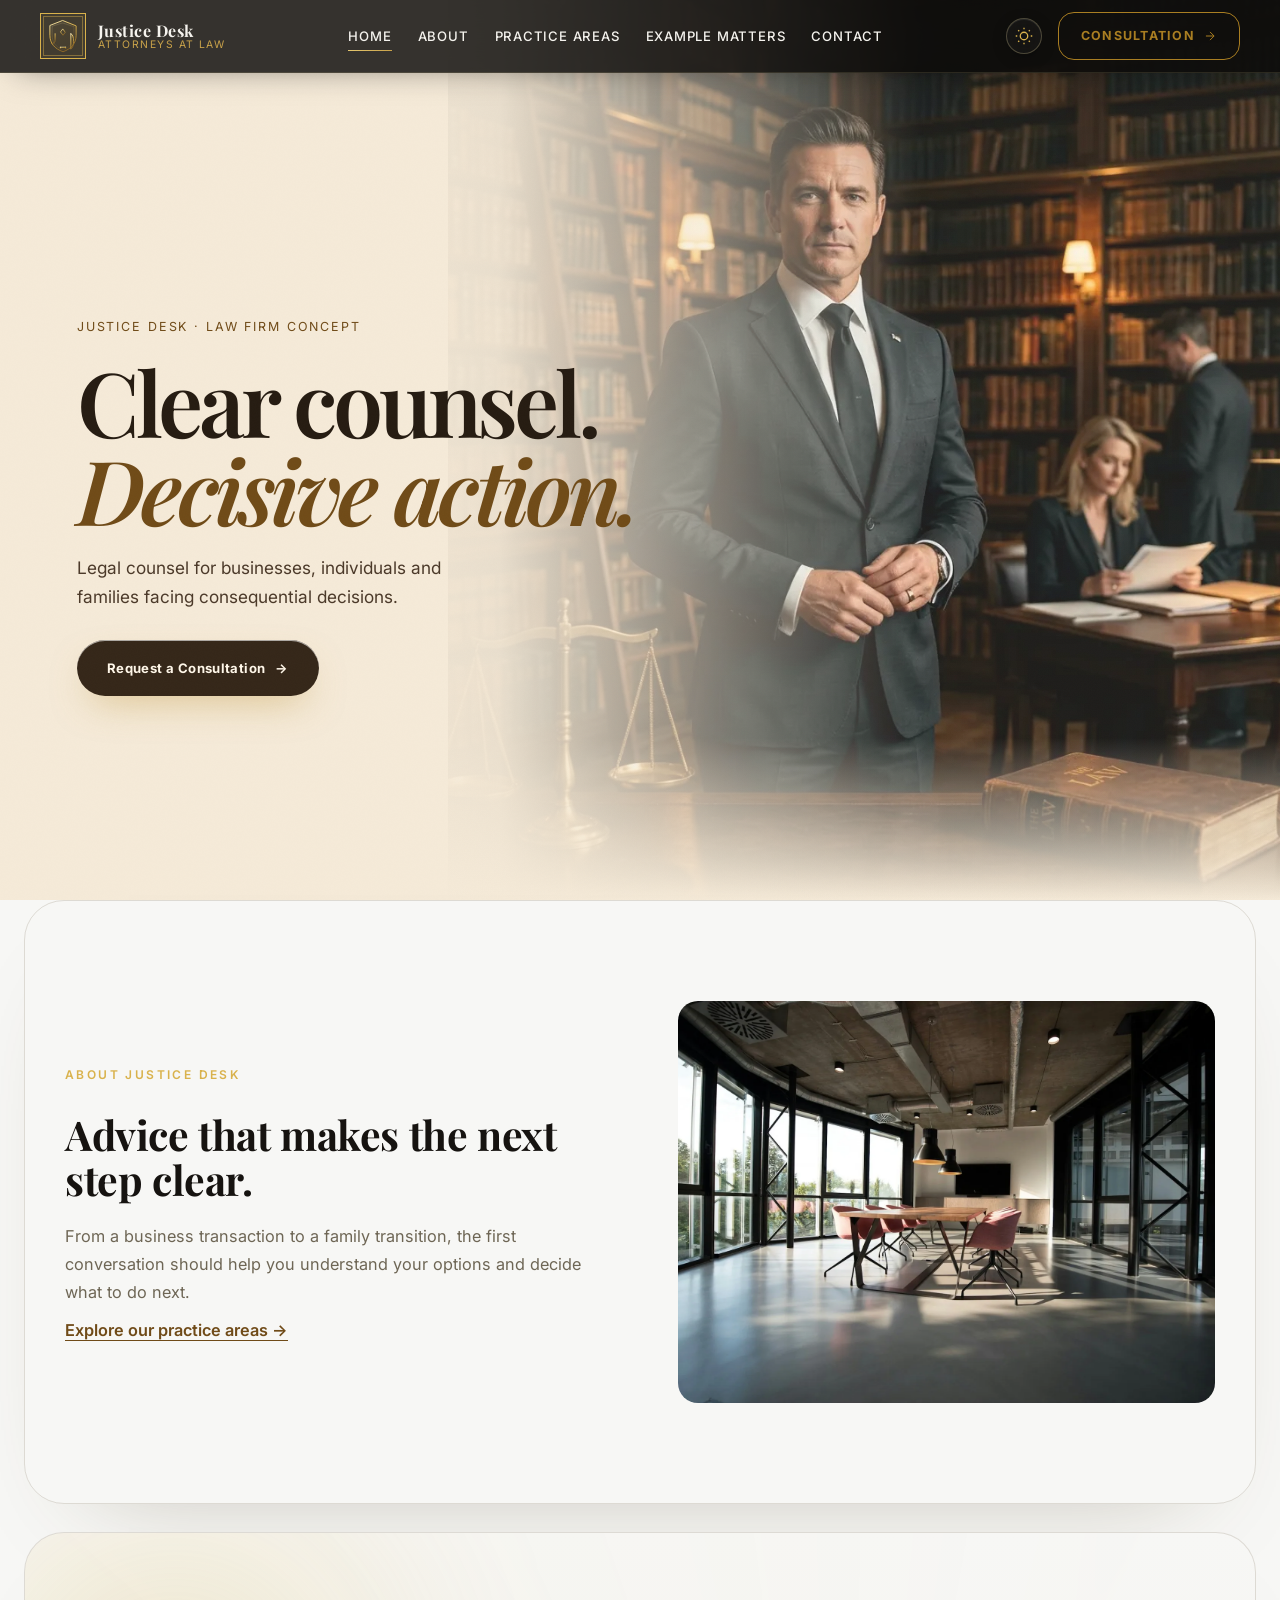
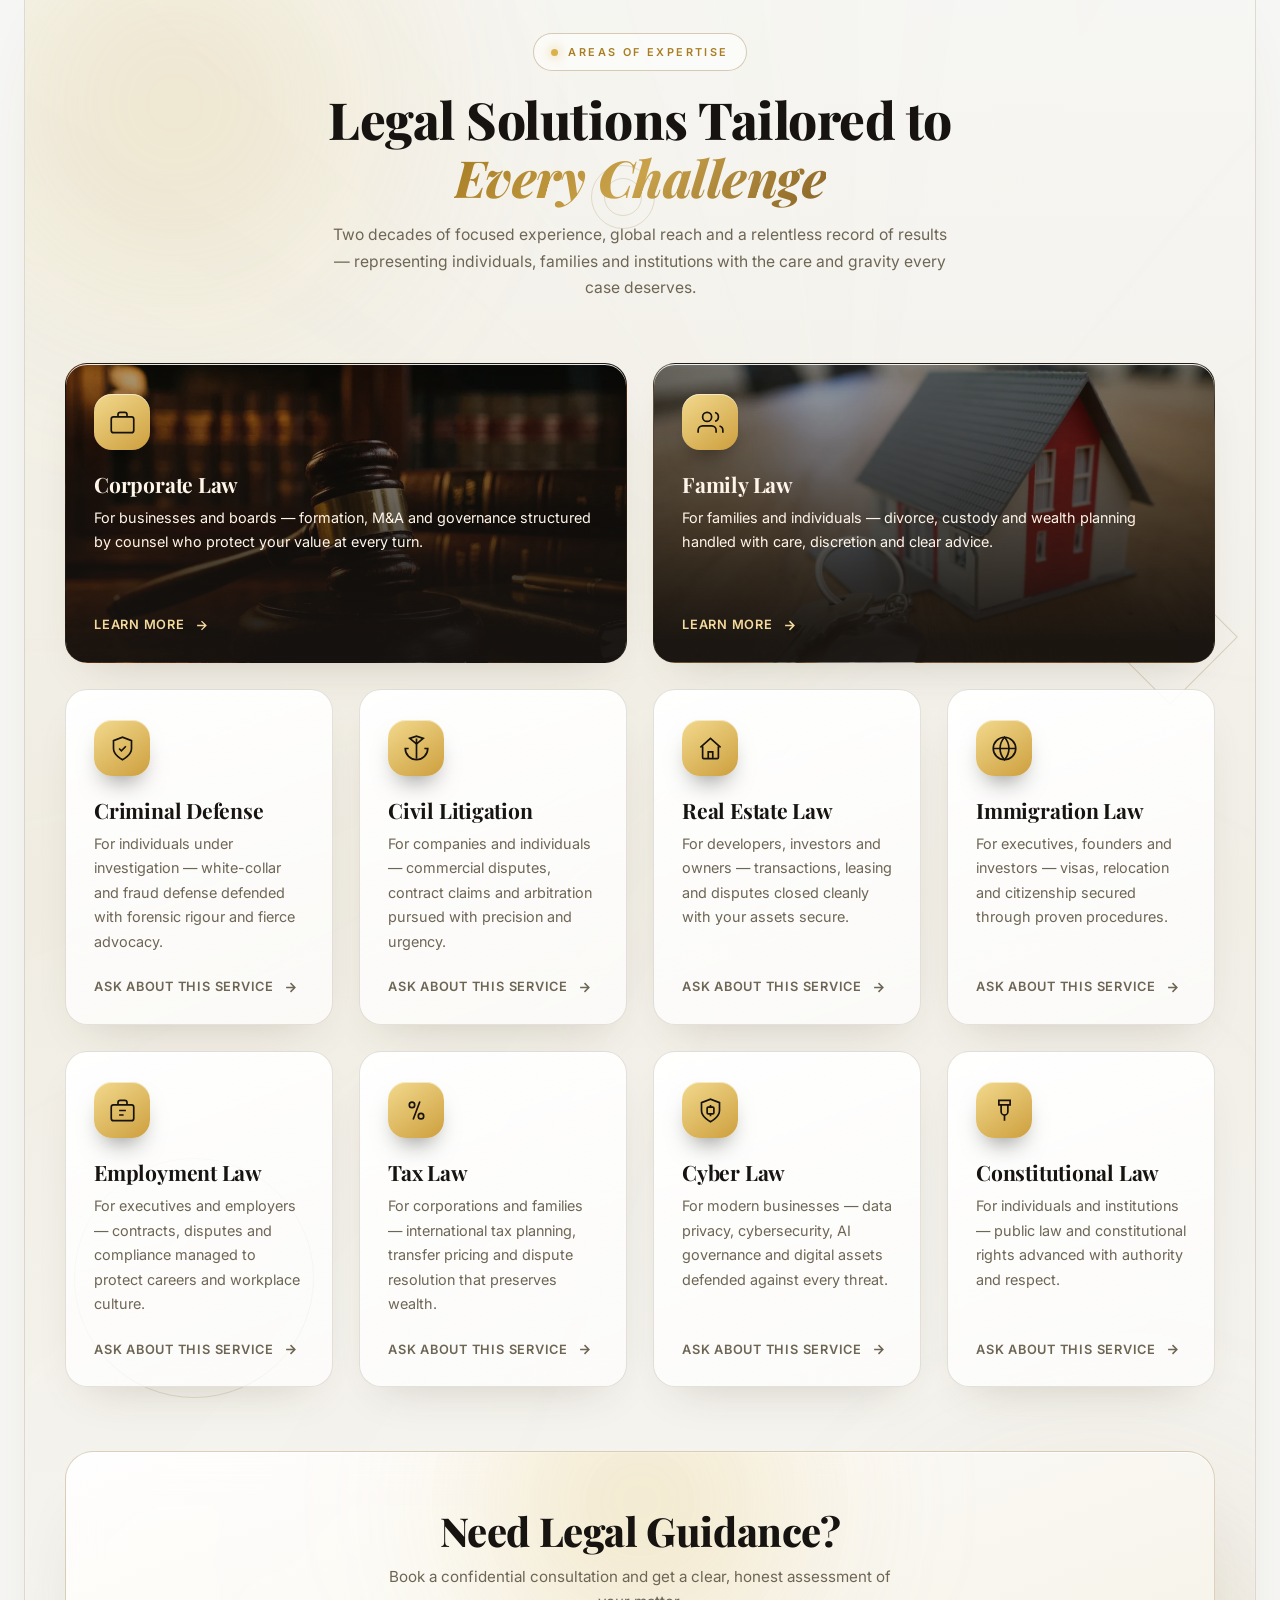
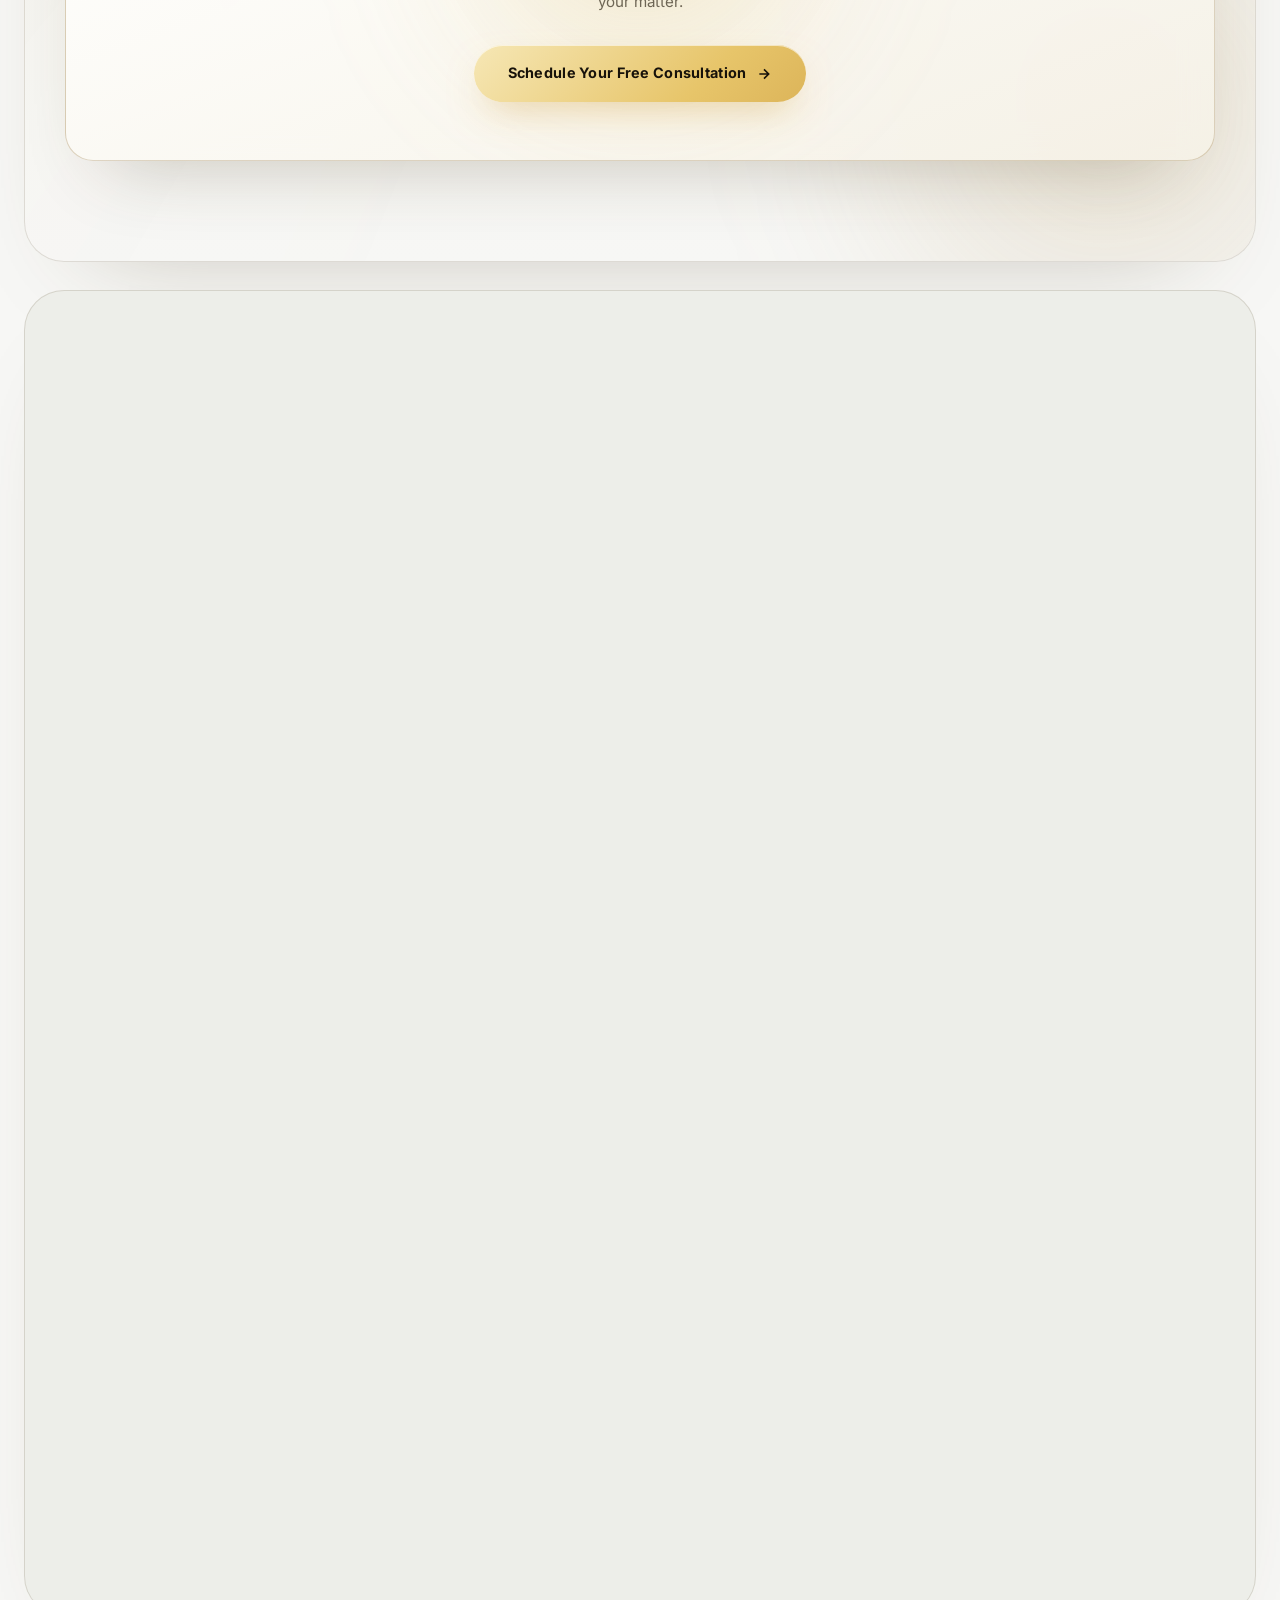
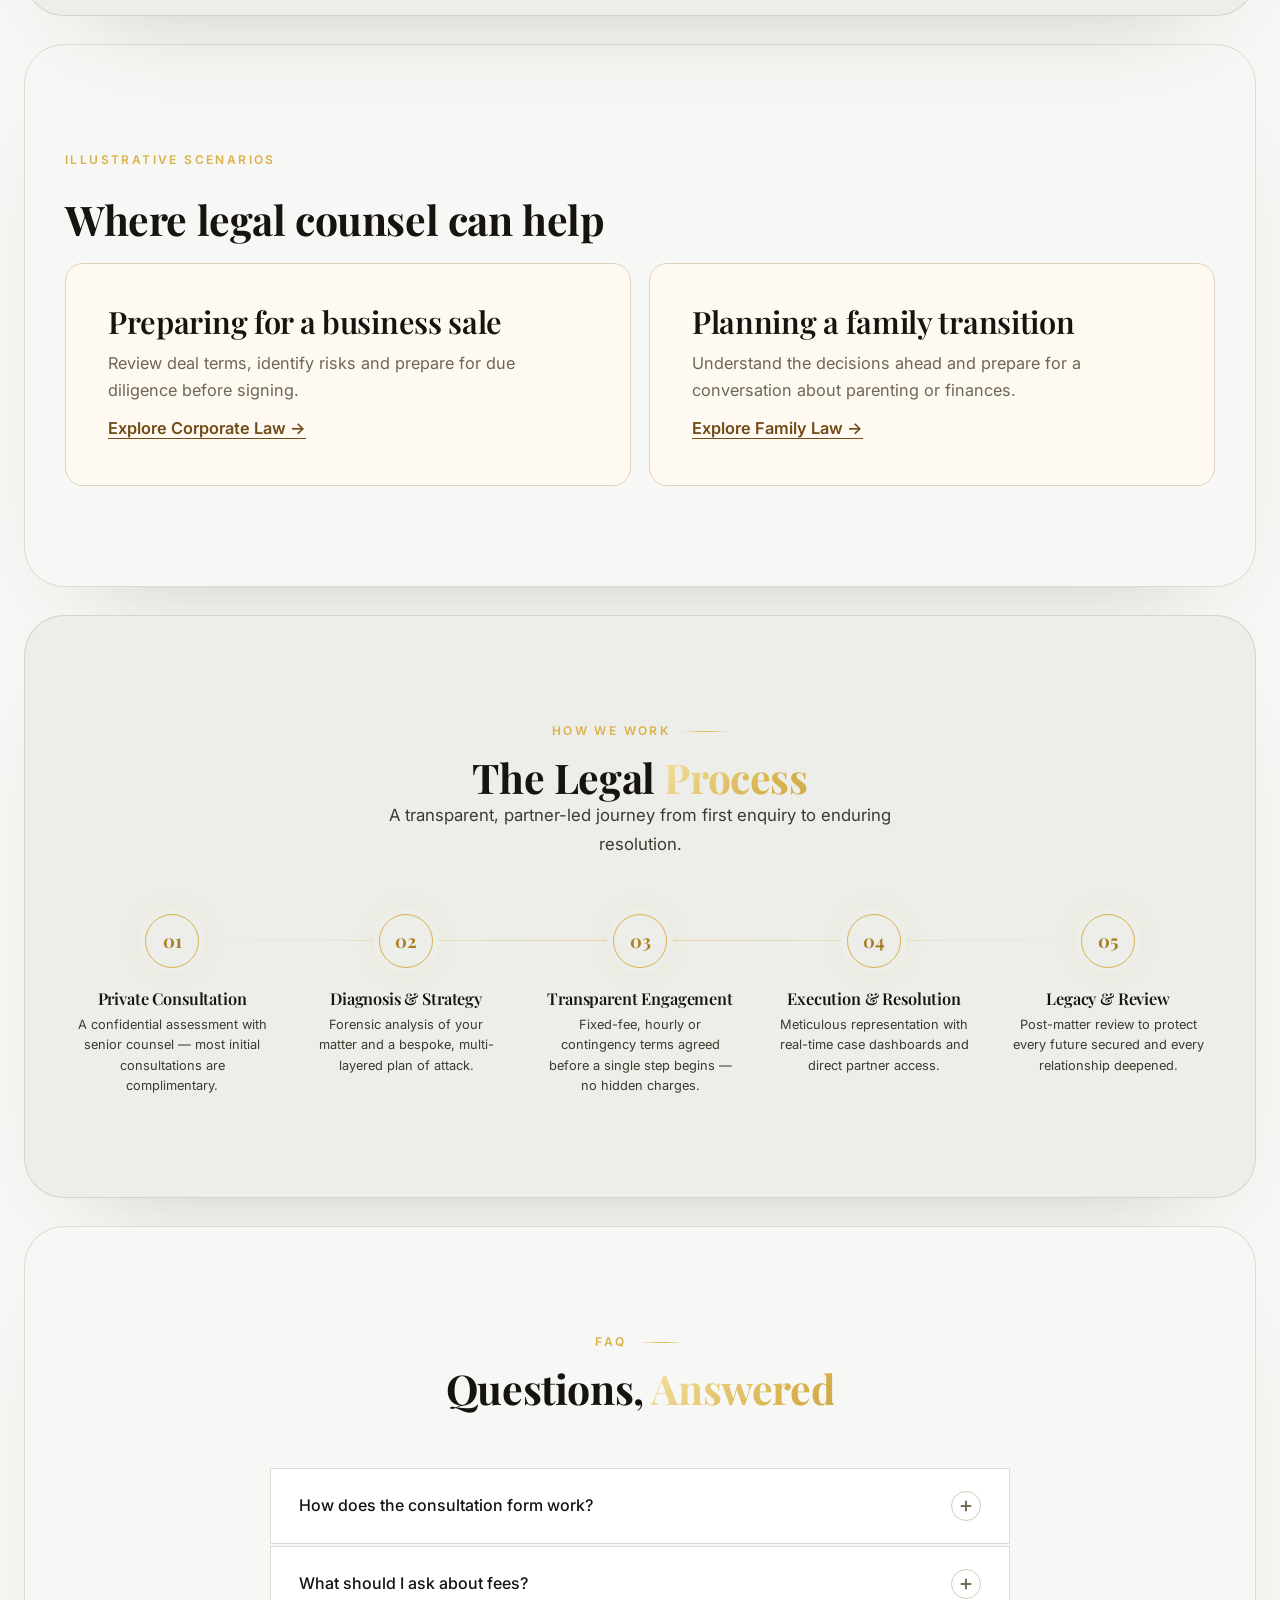
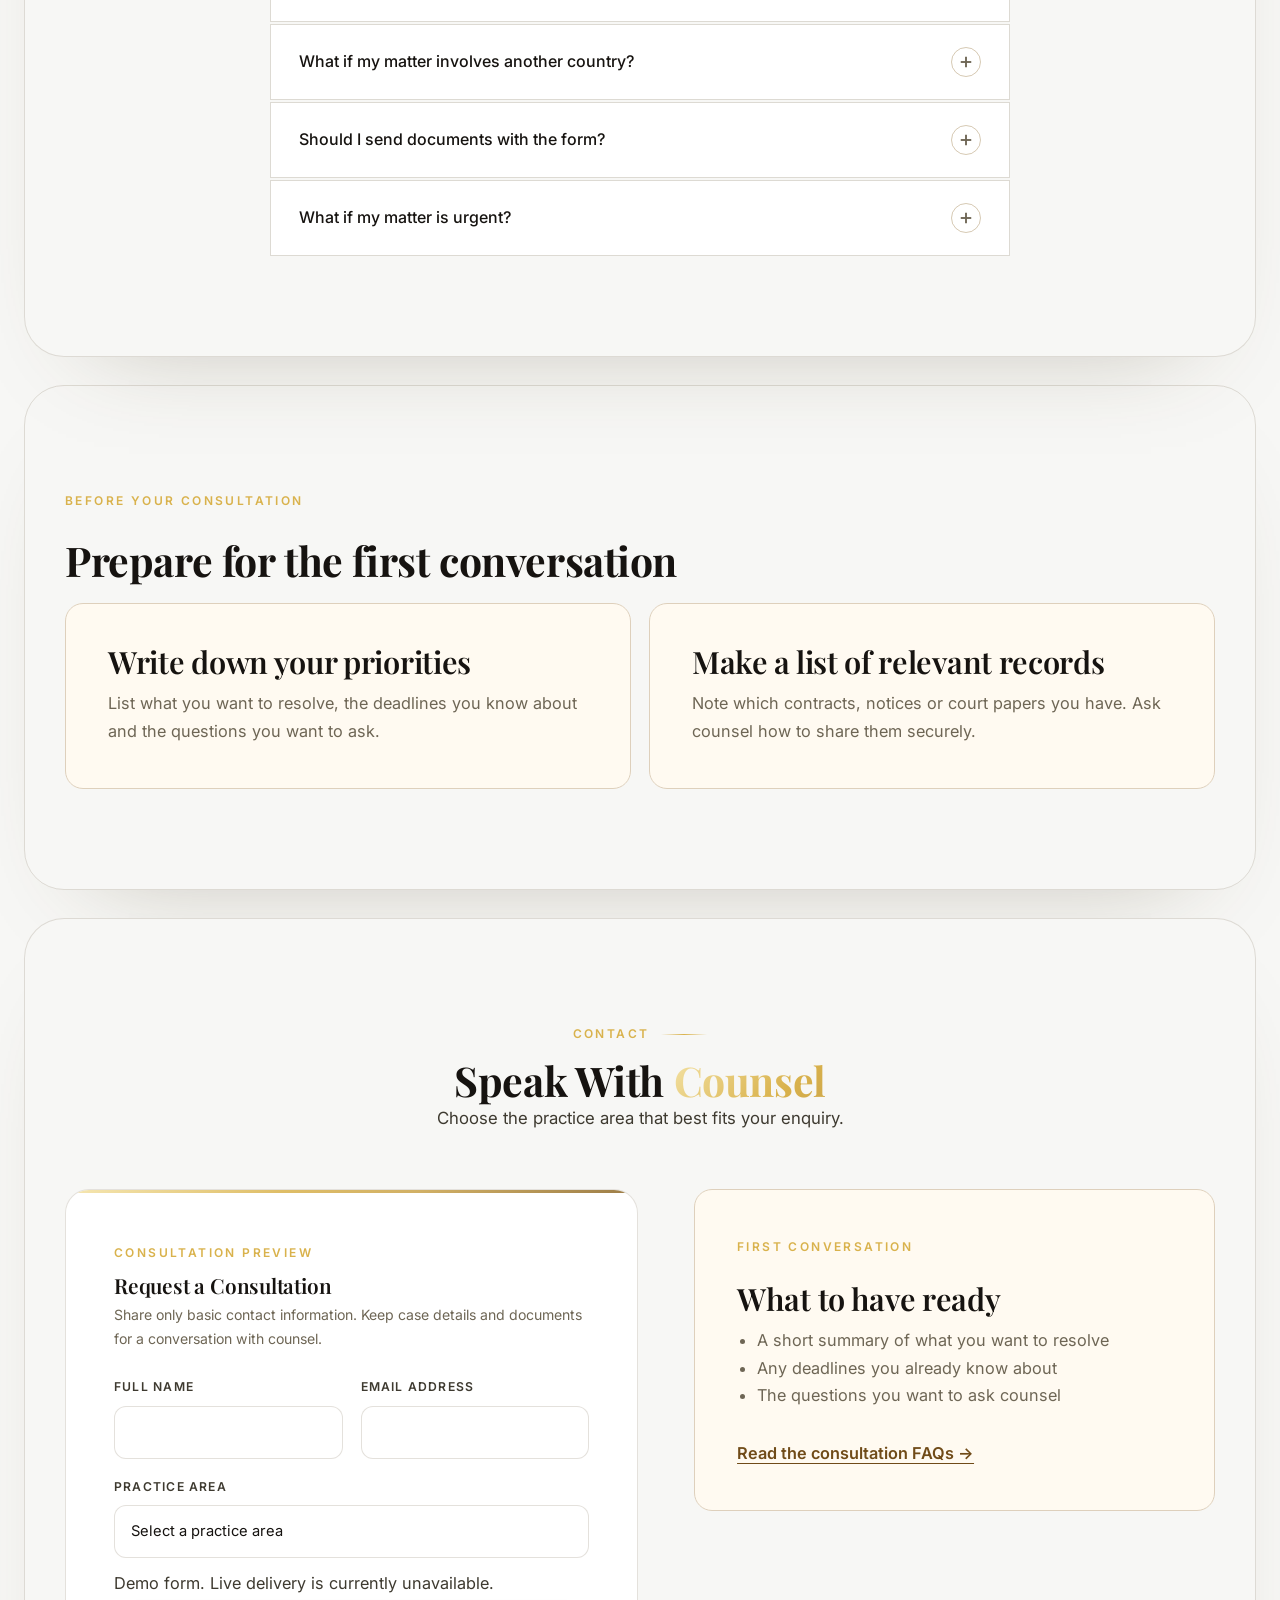
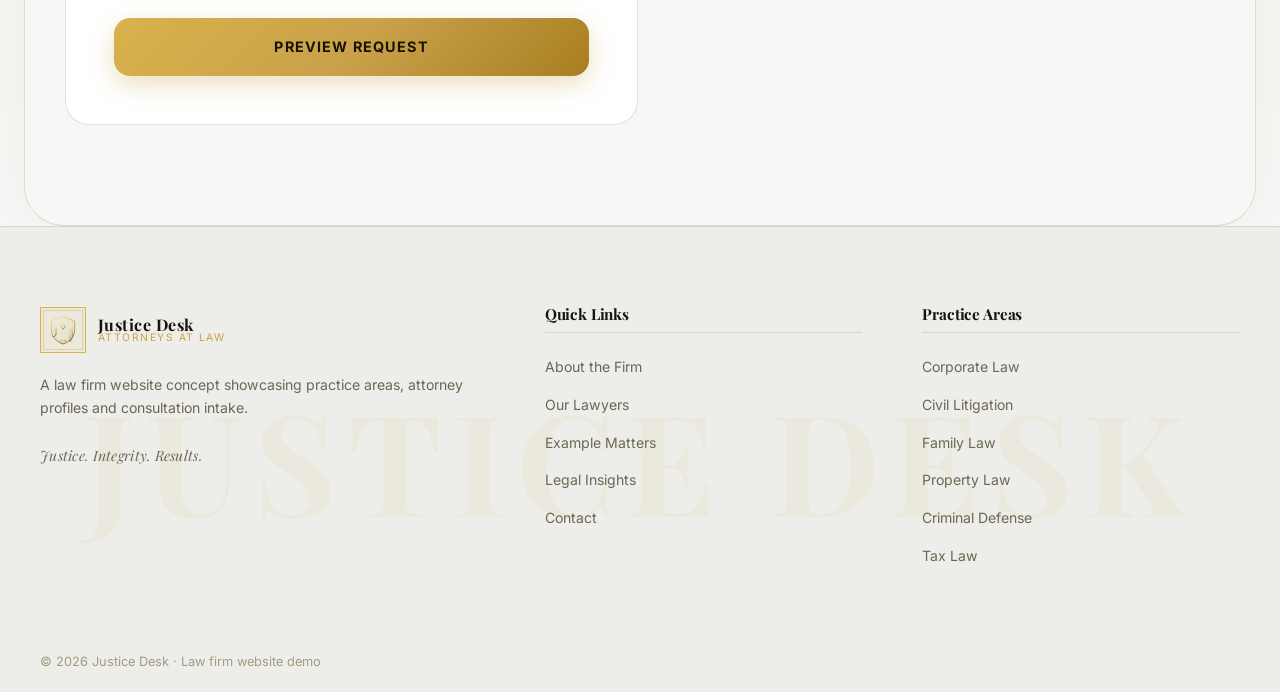
<file: index.html>
﻿<!DOCTYPE html>
<html lang="en" data-theme="dark">
<head>
  <meta charset="UTF-8">
  <meta name="viewport" content="width=device-width, initial-scale=1.0">
  <title>Justice Desk — Elite Attorneys &amp; Legal Counsel</title>
  <meta name="description" content="Justice Desk is an international law firm offering premium legal counsel in corporate, civil, family, property, criminal, tax, immigration, cyber and employment law.">
  <meta name="keywords" content="law firm, attorneys, legal counsel, corporate law, luxury law firm">
  <meta name="author" content="Justice Desk">
  <meta name="robots" content="index, follow">
  <meta name="theme-color" content="#0B0A09">
  <!-- No-flicker theme (apply saved/system preference before paint) -->
  <script>
    (function () {
      var t;
      try { t = localStorage.getItem("sv-theme"); } catch (e) {}
      if (!t) {
        try { t = window.matchMedia("(prefers-color-scheme: light)").matches ? "light" : "dark"; } catch (e) { t = "dark"; }
      }
      document.documentElement.setAttribute("data-theme", t);
    })();
  </script>
  <meta property="og:type" content="website">
  <meta property="og:site_name" content="Justice Desk">
  <meta property="og:title" content="Justice Desk — Elite Attorneys &amp; Legal Counsel">
  <meta property="og:description" content="Uncompromising legal counsel for leaders, innovators and institutions.">
  <link rel="icon" type="image/svg+xml" href="assets/img/favicon.svg">
  <link rel="icon" type="image/png" sizes="192x192" href="assets/img/favicon.png">
  <link rel="apple-touch-icon" sizes="180x180" href="assets/img/apple-touch-icon.png">
  <link rel="preconnect" href="https://fonts.googleapis.com">
  <link rel="preconnect" href="https://fonts.gstatic.com" crossorigin>
  <link href="https://fonts.googleapis.com/css2?family=Cormorant+Garamond:ital,wght@0,400;1,400;1,500&family=Playfair+Display:ital,wght@0,400;0,600;0,700;0,800;0,900;1,400;1,800&family=Inter:wght@400;500;600;700&display=swap" rel="stylesheet">
  <link rel="stylesheet" href="css/styles.min.css">
  <style>
    .hx-hero { isolation: isolate; overflow: hidden; min-height: 100svh; align-items: stretch; background: #12100d; }
    .jd-hero-photo { position: absolute; z-index: -2; inset: 0 0 0 35%; }
    .jd-hero-photo img { width: 100%; height: 100%; object-fit: cover; object-position: 57% 38%; }
    .hx-hero::after { content: ""; position: absolute; z-index: -1; inset: 0; background: linear-gradient(90deg,#12100d 20%,#12100deb 39%,#12100d30 75%),linear-gradient(0deg,#12100d 0%,transparent 24%); pointer-events: none; }
    .jd-hero-content { width: min(100%, 1320px); margin-inline: auto; padding: 110px clamp(24px, 6vw, 90px) 70px; color: #fff8ec; animation: jd-appear .35s ease-out both; }
    .jd-hero-kicker { color: #ead195; text-transform: uppercase; letter-spacing: .15em; font-size: .78rem; }
    .jd-hero-content h1 { font-family: var(--font-display); font-size: clamp(3rem, 7vw, 7.3rem); line-height: .98; letter-spacing: -.045em; margin: 20px 0; color: inherit; }
    .jd-hero-content em { color: #efd397; }
    .jd-hero-summary { max-width: 34ch; color: #f1e6d3; font-size: clamp(1rem, 1.35vw, 1.2rem); margin: 0 0 28px; }
    .jd-hero-content .hx-btn { width: fit-content; animation: none; }
    .jd-feature.pa2-card { grid-column: span 1; min-height: 300px; justify-content: end; background: linear-gradient(0deg,#16120ff5 7%,#16120f50 100%),var(--jd-photo) center 45% / cover; color: #fff5e8; }
    .jd-feature .pa2-title,.jd-feature .pa2-desc { color: #fff5e8; }
    .jd-feature .pa2-link { color: #f4d99c; }
    .pa2-card .pa2-idx { display: none; }
    .sv-team-photo img { object-position: center 32%; }
    .jd-form-submit { width: 100%; justify-content: center; margin-top: 8px; }
    .jd-form-status { min-height: 1.5em; margin: 12px 0; color: var(--text-muted); }
    .jd-mobile-consult { display: none; }
    @keyframes jd-appear { from { opacity: .55; transform: translateY(8px); } to { opacity: 1; transform: none; } }
    @media (min-width: 1081px) {
      .pa2-grid { grid-template-columns: repeat(4, minmax(0,1fr)); }
      .jd-feature.pa2-card { grid-column: span 2; }
    }
    @media (max-width: 700px) {
      .hx-hero { min-height: 90svh; justify-content: end; }
      .jd-hero-photo { inset: 0; }
      .jd-hero-photo img { object-position: 54% 25%; }
      .hx-hero::after { background: linear-gradient(0deg,#12100d 5%,#12100de8 29%,#12100d32 75%,#12100d80); }
      .jd-hero-content { padding: 100px 24px 76px; }
      .jd-mobile-consult { position: fixed; z-index: 12; bottom: max(14px, env(safe-area-inset-bottom)); left: 16px; display: inline-flex; align-items: center; gap: 10px; border-radius: 999px; padding: 9px 14px; background: #efd397; color: #21190e; font-weight: 700; font-size: .85rem; }
      .jd-mobile-consult[hidden], body:has(.sv-mobile-menu.open) .jd-mobile-consult { display: none; }
    }
    @media (prefers-reduced-motion: reduce) { .jd-hero-content { animation: none; } }

    :root[data-theme="dark"] { --jd-paper:#181512; --jd-line:#483c2b; --jd-accent:#e5c98a; }
    :root[data-theme="light"] { --jd-paper:#fffaf1; --jd-line:#ded0bc; --jd-accent:#704b18; }
    [data-theme="light"] .hx-hero { background:#f5ead8; }
    [data-theme="light"] .hx-hero::after { background:linear-gradient(90deg,#f5ead8 23%,#f5ead8f2 39%,#f5ead81f 72%),linear-gradient(0deg,#f5ead8 0%,transparent 18%); }
    [data-theme="light"] .jd-hero-content { color:#261c12; }
    [data-theme="light"] .jd-hero-content em,[data-theme="light"] .jd-hero-kicker { color:#704b18; }
    [data-theme="light"] .jd-hero-summary { color:#4b3929; }
    [data-theme="light"] .jd-hero-content .hx-btn { background:#352719; color:#fff7e9; border-color:#352719; }
    [data-theme="light"] .jd-feature.pa2-card { background:linear-gradient(0deg,#16120ff5 7%,#16120f55 100%),var(--jd-photo) center 45% / cover; }
    [data-theme="light"] .jd-feature.pa2-card .pa2-title,[data-theme="light"] .jd-feature.pa2-card .pa2-desc { color:#fff5e8; }
    [data-theme="light"] .jd-feature.pa2-card .pa2-link { color:#f4d99c; }
    .jd-editorial-grid { display:grid; grid-template-columns:1fr 1fr; align-items:center; gap:clamp(24px,6vw,86px); }
    .jd-editorial-grid img { width:100%; height:auto; aspect-ratio:4/3; object-fit:cover; border-radius:20px; }
    .jd-editorial .sv-h2 { margin:12px 0 20px; }
    .jd-editorial p,.jd-intake-guide li { color:var(--text-muted); }
    .jd-scenario-grid { display:grid; grid-template-columns:repeat(2,minmax(0,1fr)); gap:18px; }
    .jd-scenario-grid article,.jd-intake-guide { padding:clamp(22px,4vw,42px); background:var(--jd-paper); border:1px solid var(--jd-line); border-radius:18px; }
    .jd-scenario-grid h3,.jd-intake-guide h3 { font-family:var(--font-display); font-size:clamp(1.35rem,2.4vw,2rem); margin:0 0 12px; }
    .jd-intake-guide h3 { margin-top:12px; }
    .jd-intake-guide ul { padding-left:1.2em; list-style:disc; margin:0 0 20px; }
    .jd-text-link { display:inline-block; color:var(--jd-accent); text-decoration:underline; text-underline-offset:4px; font-weight:600; margin-top:10px; }
    .jd-text-link:focus-visible,.jd-mobile-consult:focus-visible { outline:2px solid var(--jd-accent); outline-offset:4px; }
    .sv-footer .sv-footer-grid { grid-template-columns:1.4fr 1fr 1fr; }
    @media(max-width:700px) {
      [data-theme="light"] .hx-hero::after { background:linear-gradient(0deg,#f5ead8 9%,#f5ead8f5 31%,#f5ead87a 59%,#f5ead812 90%); }
      .jd-editorial-grid,.jd-scenario-grid,.sv-footer .sv-footer-grid { grid-template-columns:1fr; }
    }
  </style>
</head>
<body class="grain">

  <a class="skip-link" href="#main">Skip to main content</a>

  <!-- ============ HEADER ============ -->
  <header class="sv-nav" role="banner" id="sv-header">
    <div class="sv-nav-inner">
      <!-- Logo -->
      <a href="#top" class="sv-logo" aria-label="Justice Desk — Home">
        <span class="sv-logo-emblem">
          <img src="assets/img/logo-mark.svg" alt="" width="36" height="36">
        </span>
        <span class="sv-logo-text">
          <span class="sv-logo-name">Justice Desk</span>
          <span class="sv-logo-sub">Attorneys at Law</span>
        </span>
      </a>

      <!-- Nav Links -->
      <nav class="sv-nav-links" aria-label="Primary">
        <a class="sv-nav-link sv-nav-link--active" href="#top" data-nav="top">Home</a>
        <a class="sv-nav-link" href="#about" data-nav="about">About</a>
        <a class="sv-nav-link" href="#practice" data-nav="practice">Practice Areas</a>
        <a class="sv-nav-link" href="#results" data-nav="results">Example Matters</a>
        <a class="sv-nav-link" href="#contact" data-nav="contact">Contact</a>
      </nav>

      <!-- Actions -->
      <div class="sv-nav-actions">
        <button class="sv-theme-btn" type="button" data-theme-toggle aria-label="Toggle color theme" aria-pressed="true" id="theme-toggle-btn">
          <svg class="icon-moon" viewBox="0 0 24 24" fill="none" stroke="currentColor" stroke-width="2" width="18" height="18"><path d="M21 12.79A9 9 0 1 1 11.21 3 7 7 0 0 0 21 12.79z"/></svg>
          <svg class="icon-sun" viewBox="0 0 24 24" fill="none" stroke="currentColor" stroke-width="2" width="18" height="18"><circle cx="12" cy="12" r="5"/><line x1="12" y1="1" x2="12" y2="3"/><line x1="12" y1="21" x2="12" y2="23"/><line x1="4.22" y1="4.22" x2="5.64" y2="5.64"/><line x1="18.36" y1="18.36" x2="19.78" y2="19.78"/><line x1="1" y1="12" x2="3" y2="12"/><line x1="21" y1="12" x2="23" y2="12"/><line x1="4.22" y1="19.78" x2="5.64" y2="18.36"/><line x1="18.36" y1="5.64" x2="19.78" y2="4.22"/></svg>
        </button>
        <a href="#contact" class="sv-cta-btn" id="nav-consultation-btn">
          Consultation
          <svg viewBox="0 0 24 24" fill="none" stroke="currentColor" stroke-width="2.5" width="14" height="14"><path d="M5 12h14M12 5l7 7-7 7"/></svg>
        </a>
        <button class="sv-burger" type="button" aria-expanded="false" aria-controls="sv-mobile-menu" aria-label="Open menu" id="sv-burger-btn">
          <span></span><span></span><span></span>
        </button>
      </div>
    </div>
  </header>

  <!-- Mobile Menu -->
  <div class="sv-mobile-menu" id="sv-mobile-menu" aria-hidden="true">
    <nav class="sv-mobile-nav" aria-label="Mobile">
      <a class="sv-mobile-link" href="#top">Home</a>
      <a class="sv-mobile-link" href="#about">About</a>
      <a class="sv-mobile-link" href="#practice">Practice Areas</a>
      <a class="sv-mobile-link" href="#team">Our Lawyers</a>
      <a class="sv-mobile-link" href="#results">Example Matters</a>
      <a class="sv-mobile-link" href="#contact">Contact</a>
    </nav>
    <div class="sv-mobile-cta">
      <a href="#contact" class="sv-cta-btn sv-cta-btn--lg">Book a Consultation <svg viewBox="0 0 24 24" fill="none" stroke="currentColor" stroke-width="2.5" width="14" height="14"><path d="M5 12h14M12 5l7 7-7 7"/></svg></a>
    </div>
  </div>

  <main id="main">

    <!-- ============ 1. CINEMATIC HERO ============ -->
    <section class="sv-hero hx-hero" id="top" aria-label="Hero">
      <!-- Ambient background (mesh gradient, gold glow, pattern, blobs, vignette) -->
      <picture class="jd-hero-photo">
        <img src="assets/img/photos/hero-main.webp"
             srcset="assets/img/photos/hero-main-640.webp 640w, assets/img/photos/hero-main.webp 1024w"
             sizes="(max-width: 700px) 100vw, 65vw" width="1024" height="1024"
             fetchpriority="high" alt="">
      </picture>
      <div class="jd-hero-content">
        <p class="jd-hero-kicker">Justice Desk · Law firm concept</p>
        <h1>Clear counsel.<br><em>Decisive action.</em></h1>
        <p class="jd-hero-summary">Legal counsel for businesses, individuals and families facing consequential decisions.</p>
        <a href="#contact" class="hx-btn hx-btn--gold">Request a Consultation <span aria-hidden="true">→</span></a>
      </div>
    </section>

    <!-- ============ 2. TRUSTED BY / STATISTICS ============ -->

    <!-- ============ CLIENT LOGOS ============ -->

    <!-- ============ STATISTICS BAND ============ -->

    <!-- ============ 3. ABOUT JUSTICE DESK ============ -->
    <section class="sv-section jd-editorial" id="about" aria-labelledby="about-heading">
      <div class="sv-container jd-editorial-grid">
        <div>
          <span class="sv-eyebrow">About Justice Desk</span>
          <h2 class="sv-h2" id="about-heading">Advice that makes the next step clear.</h2>
          <p>From a business transaction to a family transition, the first conversation should help you understand your options and decide what to do next.</p>
          <a class="jd-text-link" href="#practice">Explore our practice areas <span aria-hidden="true">→</span></a>
        </div>
        <img src="assets/img/photos/office-interior.webp" width="1600" height="1068" loading="lazy" decoding="async" alt="Contemporary office with floor-to-ceiling windows">
      </div>
    </section>

    <!-- ============ 4. WHY CHOOSE US ============ -->

    <!-- ============ 5. PRACTICE AREAS ============ -->
    <section class="sv-section sv-practice pa2" id="practice" aria-labelledby="practice-heading">
      <!-- premium background: mesh, gold glow, pattern, floating geometry -->
      <div class="pa2-bg" aria-hidden="true">
        <div class="pa2-glow pa2-glow--one"></div>
        <div class="pa2-glow pa2-glow--two"></div>
        <div class="pa2-mesh"></div>
        <div class="pa2-pattern"></div>
        <span class="pa2-geom pa2-geom--ring"></span>
        <span class="pa2-geom pa2-geom--diamond"></span>
        <span class="pa2-geom pa2-geom--cross"></span>
      </div>

      <div class="sv-container">
        <!-- Section header -->
        <div class="pa2-head" data-reveal="up">
          <span class="pa2-badge">Areas of Expertise</span>
          <h2 id="practice-heading" class="pa2-h2">Legal Solutions Tailored to <em>Every Challenge</em></h2>
          <p class="pa2-sub">Two decades of focused experience, global reach and a relentless record of results — representing individuals, families and institutions with the care and gravity every case deserves.</p>
        </div>

        <!-- Premium glass cards grid -->
        <div class="pa2-grid stagger" data-reveal>
          <a class="pa2-card jd-feature jd-feature--corporate" style="--jd-photo:url(assets/img/photos/pa-corporate.webp)" href="practice-corporate-law.html">
            <span class="pa2-idx">01</span>
            <span class="pa2-icon">
              <svg viewBox="0 0 24 24" fill="none" stroke="currentColor" stroke-width="1.5"><rect x="2" y="7" width="20" height="14" rx="2"/><path d="M16 7V5a2 2 0 0 0-2-2h-4a2 2 0 0 0-2 2v2"/><path d="M8 12h.01M12 12h.01M16 12h.01M8 16h.01M12 16h.01M16 16h.01"/></svg>
            </span>
            <h3 class="pa2-title">Corporate Law</h3>
            <p class="pa2-desc">For businesses and boards — formation, M&amp;A and governance structured by counsel who protect your value at every turn.</p>
            <span class="pa2-link">Learn More
              <svg viewBox="0 0 24 24" fill="none" stroke="currentColor" stroke-width="2.2"><path d="M5 12h14M12 5l7 7-7 7"/></svg>
            </span>
          </a>
          <a class="pa2-card jd-feature jd-feature--family" style="--jd-photo:url(assets/img/photos/blog-estates.webp)" href="practice-family-law.html">
            <span class="pa2-idx">04</span>
            <span class="pa2-icon">
              <svg viewBox="0 0 24 24" fill="none" stroke="currentColor" stroke-width="1.5"><path d="M17 21v-2a4 4 0 0 0-4-4H5a4 4 0 0 0-4 4v2"/><circle cx="9" cy="7" r="4"/><path d="M23 21v-2a4 4 0 0 0-3-3.87"/><path d="M16 3.13a4 4 0 0 1 0 7.75"/></svg>
            </span>
            <h3 class="pa2-title">Family Law</h3>
            <p class="pa2-desc">For families and individuals — divorce, custody and wealth planning handled with care, discretion and clear advice.</p>
            <span class="pa2-link">Learn More
              <svg viewBox="0 0 24 24" fill="none" stroke="currentColor" stroke-width="2.4"><path d="M5 12h14M12 5l7 7-7 7"/></svg>
            </span>
          </a>
          <!-- 01 Corporate Law -->

          <!-- 02 Criminal Defense -->
          <a class="pa2-card" href="#contact" data-consult-area="Criminal Defense" style="--i:1">
            <span class="pa2-idx">02</span>
            <span class="pa2-icon">
              <svg viewBox="0 0 24 24" fill="none" stroke="currentColor" stroke-width="1.5"><path d="M12 22s8-4 8-10V5l-8-3-8 3v7c0 6 8 10 8 10z"/><path d="M9 12l2 2 4-4"/></svg>
            </span>
            <h3 class="pa2-title">Criminal Defense</h3>
            <p class="pa2-desc">For individuals under investigation — white-collar and fraud defense defended with forensic rigour and fierce advocacy.</p>
            <span class="pa2-link">Ask about this service
              <svg viewBox="0 0 24 24" fill="none" stroke="currentColor" stroke-width="2.4"><path d="M5 12h14M12 5l7 7-7 7"/></svg>
            </span>
          </a>
          <!-- 03 Civil Litigation -->
          <a class="pa2-card" href="#contact" data-consult-area="Civil Litigation" style="--i:2">
            <span class="pa2-idx">03</span>
            <span class="pa2-icon">
              <svg viewBox="0 0 24 24" fill="none" stroke="currentColor" stroke-width="1.5"><path d="M12 3v18M5 12H2a10 10 0 0 0 20 0h-3"/><path d="M6 3l6-2 6 2-6 5z"/></svg>
            </span>
            <h3 class="pa2-title">Civil Litigation</h3>
            <p class="pa2-desc">For companies and individuals — commercial disputes, contract claims and arbitration pursued with precision and urgency.</p>
            <span class="pa2-link">Ask about this service
              <svg viewBox="0 0 24 24" fill="none" stroke="currentColor" stroke-width="2.4"><path d="M5 12h14M12 5l7 7-7 7"/></svg>
            </span>
          </a>
          <!-- 04 Family Law -->

          <!-- 05 Real Estate Law -->
          <a class="pa2-card" href="#contact" data-consult-area="Real Estate Law" style="--i:4">
            <span class="pa2-idx">05</span>
            <span class="pa2-icon">
              <svg viewBox="0 0 24 24" fill="none" stroke="currentColor" stroke-width="1.5"><path d="M3 11l9-8 9 8"/><path d="M5 10v10a1 1 0 0 0 1 1h12a1 1 0 0 0 1-1V10"/><path d="M10 21v-6h4v6"/></svg>
            </span>
            <h3 class="pa2-title">Real Estate Law</h3>
            <p class="pa2-desc">For developers, investors and owners — transactions, leasing and disputes closed cleanly with your assets secure.</p>
            <span class="pa2-link">Ask about this service
              <svg viewBox="0 0 24 24" fill="none" stroke="currentColor" stroke-width="2.4"><path d="M5 12h14M12 5l7 7-7 7"/></svg>
            </span>
          </a>
          <!-- 06 Immigration Law -->
          <a class="pa2-card" href="#contact" data-consult-area="Immigration Law" style="--i:5">
            <span class="pa2-idx">06</span>
            <span class="pa2-icon">
              <svg viewBox="0 0 24 24" fill="none" stroke="currentColor" stroke-width="1.5"><circle cx="12" cy="12" r="10"/><path d="M2 12h20"/><path d="M12 2a15.3 15.3 0 0 1 4 10 15.3 15.3 0 0 1-4 10 15.3 15.3 0 0 1-4-10 15.3 15.3 0 0 1 4-10z"/></svg>
            </span>
            <h3 class="pa2-title">Immigration Law</h3>
            <p class="pa2-desc">For executives, founders and investors — visas, relocation and citizenship secured through proven procedures.</p>
            <span class="pa2-link">Ask about this service
              <svg viewBox="0 0 24 24" fill="none" stroke="currentColor" stroke-width="2.4"><path d="M5 12h14M12 5l7 7-7 7"/></svg>
            </span>
          </a>
          <!-- 07 Employment Law -->
          <a class="pa2-card" href="#contact" data-consult-area="Employment Law" style="--i:6">
            <span class="pa2-idx">07</span>
            <span class="pa2-icon">
              <svg viewBox="0 0 24 24" fill="none" stroke="currentColor" stroke-width="1.5"><rect x="2" y="7" width="20" height="14" rx="2"/><path d="M16 7V5a2 2 0 0 0-2-2h-4a2 2 0 0 0-2 2v2"/><path d="M9 12h6M9 16h4"/></svg>
            </span>
            <h3 class="pa2-title">Employment Law</h3>
            <p class="pa2-desc">For executives and employers — contracts, disputes and compliance managed to protect careers and workplace culture.</p>
            <span class="pa2-link">Ask about this service
              <svg viewBox="0 0 24 24" fill="none" stroke="currentColor" stroke-width="2.4"><path d="M5 12h14M12 5l7 7-7 7"/></svg>
            </span>
          </a>
          <!-- 08 Tax Law -->
          <a class="pa2-card" href="#contact" data-consult-area="Tax Law" style="--i:7">
            <span class="pa2-idx">08</span>
            <span class="pa2-icon">
              <svg viewBox="0 0 24 24" fill="none" stroke="currentColor" stroke-width="1.5"><path d="M15 4l-6 16"/><circle cx="8" cy="7" r="2.4"/><circle cx="16" cy="17" r="2.4"/></svg>
            </span>
            <h3 class="pa2-title">Tax Law</h3>
            <p class="pa2-desc">For corporations and families — international tax planning, transfer pricing and dispute resolution that preserves wealth.</p>
            <span class="pa2-link">Ask about this service
              <svg viewBox="0 0 24 24" fill="none" stroke="currentColor" stroke-width="2.4"><path d="M5 12h14M12 5l7 7-7 7"/></svg>
            </span>
          </a>
          <!-- 09 Cyber Law -->
          <a class="pa2-card" href="#contact" data-consult-area="Cyber Law" style="--i:8">
            <span class="pa2-idx">09</span>
            <span class="pa2-icon">
              <svg viewBox="0 0 24 24" fill="none" stroke="currentColor" stroke-width="1.5"><path d="M12 22s8-4 8-10V5l-8-3-8 3v7c0 6 8 10 8 10z"/><rect x="9" y="9" width="6" height="6" rx="1"/><path d="M12 9V7M12 15v2"/></svg>
            </span>
            <h3 class="pa2-title">Cyber Law</h3>
            <p class="pa2-desc">For modern businesses — data privacy, cybersecurity, AI governance and digital assets defended against every threat.</p>
            <span class="pa2-link">Ask about this service
              <svg viewBox="0 0 24 24" fill="none" stroke="currentColor" stroke-width="2.4"><path d="M5 12h14M12 5l7 7-7 7"/></svg>
            </span>
          </a>
          <!-- 10 Constitutional Law -->
          <a class="pa2-card" href="#contact" data-consult-area="Constitutional Law" style="--i:9">
            <span class="pa2-idx">10</span>
            <span class="pa2-icon">
              <svg viewBox="0 0 24 24" fill="none" stroke="currentColor" stroke-width="1.5"><path d="M7 3h10v4H7zM9 7v6a3 3 0 0 0 6 0V7"/><path d="M12 21v-5"/></svg>
            </span>
            <h3 class="pa2-title">Constitutional Law</h3>
            <p class="pa2-desc">For individuals and institutions — public law and constitutional rights advanced with authority and respect.</p>
            <span class="pa2-link">Ask about this service
              <svg viewBox="0 0 24 24" fill="none" stroke="currentColor" stroke-width="2.4"><path d="M5 12h14M12 5l7 7-7 7"/></svg>
            </span>
          </a>
        </div>

        <!-- CTA banner -->
        <div class="pa2-cta" data-reveal="up" style="--reveal-delay:.15s">
          <div class="pa2-cta-glow" aria-hidden="true"></div>
          <h3 class="pa2-cta-title">Need Legal Guidance?</h3>
          <p class="pa2-cta-sub">Book a confidential consultation and get a clear, honest assessment of your matter.</p>
          <a href="#contact" class="pa2-cta-btn">
            Schedule Your Free Consultation
            <svg viewBox="0 0 24 24" fill="none" stroke="currentColor" stroke-width="2.4" width="16" height="16"><path d="M5 12h14M12 5l7 7-7 7"/></svg>
          </a>
        </div>
      </div>
    </section>

    <!-- ============ 6. MEET OUR LAWYERS ============ -->
    <section class="sv-section sv-team" id="team" aria-labelledby="team-heading">
      <div class="sv-container">
        <div class="sv-section-head" data-reveal="up">
          <div class="sv-section-head-line"></div>
          <svg class="sv-section-head-icon" viewBox="0 0 24 24" fill="none" stroke="currentColor" stroke-width="1.5" width="22" height="22">
            <path d="M17 21v-2a4 4 0 0 0-4-4H5a4 4 0 0 0-4 4v2"/>
            <circle cx="9" cy="7" r="4"/><path d="M23 21v-2a4 4 0 0 0-3-3.87"/>
            <path d="M16 3.13a4 4 0 0 1 0 7.75"/>
          </svg>
          <h2 id="team-heading" class="sv-section-title">Meet the <span class="sv-gold-text">Sample Team</span></h2>
          <div class="sv-section-head-line"></div>
        </div>
        <div class="sv-team-grid sv-team-grid--eight stagger" data-reveal>
          <div class="sv-team-card">
            <div class="sv-team-photo">
              <img src="assets/img/photos/lawyer-1.webp" alt="Eleanor Sterling, Founding Partner" loading="lazy" width="900" height="1150" decoding="async">
              <div class="sv-team-photo-overlay"></div>
            </div>
            <div class="sv-team-body">
              <h3>Eleanor Sterling</h3>
              <span class="sv-team-role">Founding Partner — Corporate</span>
              <p>38 years guiding boards through high-stakes disputes; recognised Band 1 by Chambers for a decade, with landmark corporate wins to her name.</p>
            </div>
          </div>
          <div class="sv-team-card">
            <div class="sv-team-photo">
              <img src="assets/img/photos/lawyer-2.webp" alt="David Vale, Managing Partner" loading="lazy" width="900" height="1150" decoding="async">
              <div class="sv-team-photo-overlay"></div>
            </div>
            <div class="sv-team-body">
              <h3>David Vale</h3>
              <span class="sv-team-role">Managing Partner — Litigation</span>
              <p>32 years leading M&amp;A and commercial disputes, having closed over $500M in transactions for mid-market and enterprise clients.</p>
            </div>
          </div>
          <div class="sv-team-card">
            <div class="sv-team-photo">
              <img src="assets/img/photos/lawyer-3.webp" alt="Amelia Rossi, Partner Corporate M&A" loading="lazy" width="900" height="1150" decoding="async">
              <div class="sv-team-photo-overlay"></div>
            </div>
            <div class="sv-team-body">
              <h3>Amelia Rossi</h3>
              <span class="sv-team-role">Partner — Corporate M&amp;A</span>
              <p>Harvard-educated deal architect behind $2.4M+ acquisitions and the governance frameworks that sustain them.</p>
            </div>
          </div>
          <div class="sv-team-card">
            <div class="sv-team-photo">
              <img src="assets/img/photos/lawyer-4.webp" alt="Étienne Laurent, Partner International Tax" loading="lazy" width="900" height="1150" decoding="async">
              <div class="sv-team-photo-overlay"></div>
            </div>
            <div class="sv-team-body">
              <h3>Étienne Laurent</h3>
              <span class="sv-team-role">Partner — International Tax</span>
              <p>22 years preserving wealth across 20+ jurisdictions; has recovered more than $5M for clients in tax dispute resolution.</p>
            </div>
          </div>
          <div class="sv-team-card">
            <div class="sv-team-photo">
              <img src="assets/img/photos/lawyer-5.webp" alt="Sofia Okonkwo, Partner Family Law" loading="lazy" width="900" height="1150" decoding="async">
              <div class="sv-team-photo-overlay"></div>
            </div>
            <div class="sv-team-body">
              <h3>Sofia Okonkwo</h3>
              <span class="sv-team-role">Partner — Family Law</span>
              <p>20 years of discreet, decisive counsel to high-value families — listed in The Legal 500 for her work protecting legacies.</p>
            </div>
          </div>
          <div class="sv-team-card">
            <div class="sv-team-photo">
              <img src="assets/img/photos/lawyer-6.webp" alt="Marcus Chen, Senior Counsel Criminal Defense" loading="lazy" width="900" height="1150" decoding="async">
              <div class="sv-team-photo-overlay"></div>
            </div>
            <div class="sv-team-body">
              <h3>Marcus Chen</h3>
              <span class="sv-team-role">Senior Counsel — Criminal</span>
              <p>27 years of commanding courtroom advocacy, securing full acquittals in the country's most complex white-collar trials.</p>
            </div>
          </div>
          <div class="sv-team-card">
            <div class="sv-team-photo">
              <img src="assets/img/photos/lawyer-7.webp" alt="Isabelle Warren, Partner Employment Law" loading="lazy" width="900" height="1150" decoding="async">
              <div class="sv-team-photo-overlay"></div>
            </div>
            <div class="sv-team-body">
              <h3>Isabelle Warren</h3>
              <span class="sv-team-role">Partner — Employment</span>
              <p>19 years advising executives and employers, having resolved 300+ disputes and negotiated multiple executive severance packages.</p>
            </div>
          </div>
          <div class="sv-team-card">
            <div class="sv-team-photo">
              <img src="assets/img/photos/lawyer-8.webp" alt="Nathan Adler, Partner Cyber Law" loading="lazy" width="900" height="1150" decoding="async">
              <div class="sv-team-photo-overlay"></div>
            </div>
            <div class="sv-team-body">
              <h3>Nathan Adler</h3>
              <span class="sv-team-role">Partner — Cyber Law</span>
              <p>17 years at the frontier of data privacy, AI and digital assets; led key cyber-defense wins for Fortune 500 clients.</p>
            </div>
          </div>
        </div>
      </div>
    </section>

    <!-- ============ 7. SUCCESS STORIES / CASE RESULTS ============ -->
    <section class="sv-section jd-editorial" id="results" aria-labelledby="cases-heading">
      <div class="sv-container">
        <span class="sv-eyebrow">Illustrative scenarios</span>
        <h2 class="sv-h2" id="cases-heading">Where legal counsel can help</h2>
        <div class="jd-scenario-grid">
          <article><h3>Preparing for a business sale</h3><p>Review deal terms, identify risks and prepare for due diligence before signing.</p><a class="jd-text-link" href="practice-corporate-law.html">Explore Corporate Law →</a></article>
          <article><h3>Planning a family transition</h3><p>Understand the decisions ahead and prepare for a conversation about parenting or finances.</p><a class="jd-text-link" href="practice-family-law.html">Explore Family Law →</a></article>
        </div>
      </div>
    </section>

    <!-- ============ 8. TESTIMONIALS ============ -->

    <!-- ============ 9. LEGAL PROCESS TIMELINE ============ -->
    <section class="sv-section sv-process" id="process" aria-labelledby="process-heading">
      <div class="sv-container">
        <div class="sv-section-head-simple center" data-reveal="up">
          <span class="sv-eyebrow">How We Work</span>
          <h2 id="process-heading" class="sv-h2">The Legal <span class="sv-gold-text">Process</span></h2>
          <p class="sv-lead" data-reveal="up" style="--reveal-delay:.1s">A transparent, partner-led journey from first enquiry to enduring resolution.</p>
        </div>
        <div class="sv-process-grid stagger" data-reveal>
          <div class="sv-process-step">
            <div class="sv-process-num">01</div>
            <h4>Private Consultation</h4>
            <p>A confidential assessment with senior counsel — most initial consultations are complimentary.</p>
          </div>
          <div class="sv-process-step">
            <div class="sv-process-num">02</div>
            <h4>Diagnosis &amp; Strategy</h4>
            <p>Forensic analysis of your matter and a bespoke, multi-layered plan of attack.</p>
          </div>
          <div class="sv-process-step">
            <div class="sv-process-num">03</div>
            <h4>Transparent Engagement</h4>
            <p>Fixed-fee, hourly or contingency terms agreed before a single step begins — no hidden charges.</p>
          </div>
          <div class="sv-process-step">
            <div class="sv-process-num">04</div>
            <h4>Execution &amp; Resolution</h4>
            <p>Meticulous representation with real-time case dashboards and direct partner access.</p>
          </div>
          <div class="sv-process-step">
            <div class="sv-process-num">05</div>
            <h4>Legacy &amp; Review</h4>
            <p>Post-matter review to protect every future secured and every relationship deepened.</p>
          </div>
        </div>
      </div>
    </section>

    <!-- ============ 10. FAQ ============ -->
    <section class="sv-section sv-faq" id="faq" aria-labelledby="faq-heading">
      <div class="sv-container sv-container-narrow">
        <div class="sv-section-head-simple center" data-reveal="up">
          <span class="sv-eyebrow">FAQ</span>
          <h2 id="faq-heading" class="sv-h2">Questions, <span class="sv-gold-text">Answered</span></h2>
        </div>
        <div class="sv-accordion" data-reveal="up">
          <div class="sv-acc-item">
            <button class="sv-acc-btn" type="button" aria-expanded="false" id="faq-1-btn">
              How does the consultation form work?
              <span class="sv-acc-icon">
                <svg viewBox="0 0 24 24" fill="none" stroke="currentColor" stroke-width="2.5" width="18" height="18"><line x1="12" y1="5" x2="12" y2="19"/><line x1="5" y1="12" x2="19" y2="12"/></svg>
              </span>
            </button>
            <div class="sv-acc-panel" aria-labelledby="faq-1-btn">
              <div class="sv-acc-inner">Choose a practice area and enter basic contact information to preview the intake flow. This demo does not schedule appointments.</div>
            </div>
          </div>
          <div class="sv-acc-item">
            <button class="sv-acc-btn" type="button" aria-expanded="false" id="faq-2-btn">
              What should I ask about fees?
              <span class="sv-acc-icon">
                <svg viewBox="0 0 24 24" fill="none" stroke="currentColor" stroke-width="2.5" width="18" height="18"><line x1="12" y1="5" x2="12" y2="19"/><line x1="5" y1="12" x2="19" y2="12"/></svg>
              </span>
            </button>
            <div class="sv-acc-panel" aria-labelledby="faq-2-btn">
              <div class="sv-acc-inner">Ask how the firm charges, what the initial work covers and when you can expect a written estimate.</div>
            </div>
          </div>
          <div class="sv-acc-item">
            <button class="sv-acc-btn" type="button" aria-expanded="false" id="faq-3-btn">
              What if my matter involves another country?
              <span class="sv-acc-icon">
                <svg viewBox="0 0 24 24" fill="none" stroke="currentColor" stroke-width="2.5" width="18" height="18"><line x1="12" y1="5" x2="12" y2="19"/><line x1="5" y1="12" x2="19" y2="12"/></svg>
              </span>
            </button>
            <div class="sv-acc-panel" aria-labelledby="faq-3-btn">
              <div class="sv-acc-inner">Mention the countries or jurisdictions involved so counsel can explain whether they can assist.</div>
            </div>
          </div>
          <div class="sv-acc-item">
            <button class="sv-acc-btn" type="button" aria-expanded="false" id="faq-4-btn">
              Should I send documents with the form?
              <span class="sv-acc-icon">
                <svg viewBox="0 0 24 24" fill="none" stroke="currentColor" stroke-width="2.5" width="18" height="18"><line x1="12" y1="5" x2="12" y2="19"/><line x1="5" y1="12" x2="19" y2="12"/></svg>
              </span>
            </button>
            <div class="sv-acc-panel" aria-labelledby="faq-4-btn">
              <div class="sv-acc-inner">Keep documents and sensitive details out of the initial form. Ask counsel how to share records securely.</div>
            </div>
          </div>
          <div class="sv-acc-item">
            <button class="sv-acc-btn" type="button" aria-expanded="false" id="faq-5-btn">
              What if my matter is urgent?
              <span class="sv-acc-icon">
                <svg viewBox="0 0 24 24" fill="none" stroke="currentColor" stroke-width="2.5" width="18" height="18"><line x1="12" y1="5" x2="12" y2="19"/><line x1="5" y1="12" x2="19" y2="12"/></svg>
              </span>
            </button>
            <div class="sv-acc-panel" aria-labelledby="faq-5-btn">
              <div class="sv-acc-inner">If you have an upcoming deadline, contact a qualified lawyer directly. This demo cannot respond to urgent requests.</div>
            </div>
          </div>
        </div>
      </div>
    </section>

    <!-- ============ 11. LATEST INSIGHTS ============ -->
    <section class="sv-section jd-editorial" id="insights" aria-labelledby="blog-heading">
      <div class="sv-container">
        <span class="sv-eyebrow">Before your consultation</span>
        <h2 class="sv-h2" id="blog-heading">Prepare for the first conversation</h2>
        <div class="jd-scenario-grid">
          <article><h3>Write down your priorities</h3><p>List what you want to resolve, the deadlines you know about and the questions you want to ask.</p></article>
          <article><h3>Make a list of relevant records</h3><p>Note which contracts, notices or court papers you have. Ask counsel how to share them securely.</p></article>
        </div>
      </div>
    </section>

    <!-- ============ 12. CONTACT ============ -->
    <section class="sv-section sv-contact" id="contact" aria-labelledby="contact-heading">
      <div class="sv-container">
        <div class="sv-section-head-simple center" data-reveal="up">
          <span class="sv-eyebrow">Contact</span>
          <h2 id="contact-heading" class="sv-h2">Speak With <span class="sv-gold-text">Counsel</span></h2>
          <p class="sv-lead" data-reveal="up" style="--reveal-delay:.1s">Choose the practice area that best fits your enquiry.</p>
        </div>

        <div class="sv-contact-grid">
          <!-- Form -->
          <div class="sv-form-card" data-reveal="left">
            <span class="sv-eyebrow" style="margin-bottom:12px">Consultation preview</span>
            <h3 style="font-family:var(--font-display);font-size:1.3rem;color:var(--text);margin:0 0 6px">Request a Consultation</h3>
            <p style="font-size:.88rem;margin:0 0 26px;color:var(--text-muted)">Share only basic contact information. Keep case details and documents for a conversation with counsel.</p>
            <form id="consultation-form" method="post" data-endpoint="">
              <div class="sv-form-grid">
                <div class="sv-form-field">
                  <label class="sv-form-label" for="c-name">Full name</label>
                  <input class="sv-form-input" id="c-name" name="name" autocomplete="name" maxlength="100" required>
                </div>
                <div class="sv-form-field">
                  <label class="sv-form-label" for="c-email">Email address</label>
                  <input class="sv-form-input" id="c-email" name="email" type="email" autocomplete="email" maxlength="254" required>
                </div>
                <div class="sv-form-field full">
                  <label class="sv-form-label" for="c-area">Practice area</label>
                  <select class="sv-form-select" id="c-area" name="practiceArea" required>
                    <option value="">Select a practice area</option>
                    <option>Corporate Law</option>
                    <option>Civil Litigation</option>
                    <option>Criminal Defense</option>
                    <option>Family Law</option>
                    <option>Real Estate Law</option>
                    <option>Tax Law</option>
                    <option>Immigration Law</option>
                    <option>Cyber Law</option>
                    <option>Constitutional Law</option>
                    <option>Employment Law</option>
                    <option>Other / Unsure</option>
                  </select>
                </div>
              </div>
              <p class="jd-form-status" id="consultation-status" role="status">Demo form. Live delivery is currently unavailable.</p>
              <button class="sv-btn-primary sv-btn-lg jd-form-submit" type="submit" disabled>Preview request</button>
            </form>
          </div>

          <aside class="jd-intake-guide" aria-labelledby="intake-guide-heading">
            <span class="sv-eyebrow">First conversation</span>
            <h3 id="intake-guide-heading">What to have ready</h3>
            <ul>
              <li>A short summary of what you want to resolve</li>
              <li>Any deadlines you already know about</li>
              <li>The questions you want to ask counsel</li>
            </ul>
            <a class="jd-text-link" href="#faq">Read the consultation FAQs →</a>
          </aside>
        </div>
      </div>
    </section>

    <!-- ============ FINAL CTA ============ -->

  </main>
  <a class="jd-mobile-consult" href="#contact">Consultation <span aria-hidden="true">↗</span></a>

  <!-- ============ 13. FOOTER ============ -->
  <footer class="sv-footer" role="contentinfo">
    <div class="sv-footer-top">
      <div class="sv-container">
        <div class="sv-footer-grid">
          <!-- Brand -->
          <div class="sv-footer-brand">
            <a href="#top" class="sv-logo" aria-label="Justice Desk — Home">
              <span class="sv-logo-emblem">
                <img src="assets/img/logo-mark.svg" alt="" width="32" height="32">
              </span>
              <span class="sv-logo-text">
                <span class="sv-logo-name">Justice Desk</span>
                <span class="sv-logo-sub">Attorneys at Law</span>
              </span>
            </a>
            <p>A law firm website concept showcasing practice areas, attorney profiles and consultation intake.</p>
        <p class="footer-tagline">Justice. Integrity. Results.</p>
          </div>
          <!-- Quick Links -->
          <div class="sv-footer-col">
            <h4>Quick Links</h4>
            <ul>
              <li><a href="#about">About the Firm</a></li>
              <li><a href="#team">Our Lawyers</a></li>
              <li><a href="#results">Example Matters</a></li>
              <li><a href="#insights">Legal Insights</a></li>
              <li><a href="#contact">Contact</a></li>
            </ul>
          </div>
          <!-- Practice Areas -->
          <div class="sv-footer-col">
            <h4>Practice Areas</h4>
            <ul>
              <li><a href="practice-corporate-law.html">Corporate Law</a></li>
              <li><a href="#practice">Civil Litigation</a></li>
              <li><a href="practice-family-law.html">Family Law</a></li>
              <li><a href="#practice">Property Law</a></li>
              <li><a href="#practice">Criminal Defense</a></li>
              <li><a href="#practice">Tax Law</a></li>
            </ul>
          </div>
        </div>
      </div>
    </div>
    <div class="sv-footer-bottom">
      <div class="sv-container sv-footer-bottom-inner">
        <p>&copy; <span data-year>2026</span> Justice Desk · Law firm website demo</p>
      </div>
    </div>
  </footer>

  <!-- Floating actions -->
  <button class="sv-to-top" type="button" aria-label="Back to top" id="back-to-top-btn">
    <svg viewBox="0 0 24 24" fill="none" stroke="currentColor" stroke-width="2.5" width="18" height="18"><path d="M18 15l-6-6-6 6"/></svg>
  </button>

  <script src="js/main.js" defer></script>
  <script src="js/home.js" defer></script>
  <script>
    (() => {
      const form = document.getElementById('consultation-form');
      const status = document.getElementById('consultation-status');
      const button = form.querySelector('button[type="submit"]');
      const area = form.elements.practiceArea;
      const endpoint = form.dataset.endpoint;
      button.disabled = false;
      if (endpoint) {
        button.textContent = 'Send consultation request';
        status.textContent = '';
      }

      document.querySelectorAll('[data-consult-area]').forEach(link => {
        link.addEventListener('click', () => { area.value = link.dataset.consultArea; });
      });

      const shortcut = document.querySelector('.jd-mobile-consult');
      const contact = document.getElementById('contact');
      new IntersectionObserver(([entry]) => {
        shortcut.hidden = entry.isIntersecting;
      }).observe(contact);

      form.addEventListener('submit', async event => {
        event.preventDefault();
        if (!endpoint) {
          status.textContent = 'Preview complete. Your request was not sent.';
          return;
        }
        button.disabled = true;
        status.textContent = 'Sending your request…';
        try {
          const response = await fetch(endpoint, {
            method: 'POST',
            headers: { 'Content-Type': 'application/json' },
            body: JSON.stringify(Object.fromEntries(new FormData(form)))
          });
          if (!response.ok) throw new Error('Request failed');
          form.reset();
          status.textContent = 'Your consultation request was received.';
        } catch {
          status.textContent = 'Your request could not be sent. Please try again.';
        } finally {
          button.disabled = false;
        }
      });
    })();
  </script>
</body>
</html>
</file>
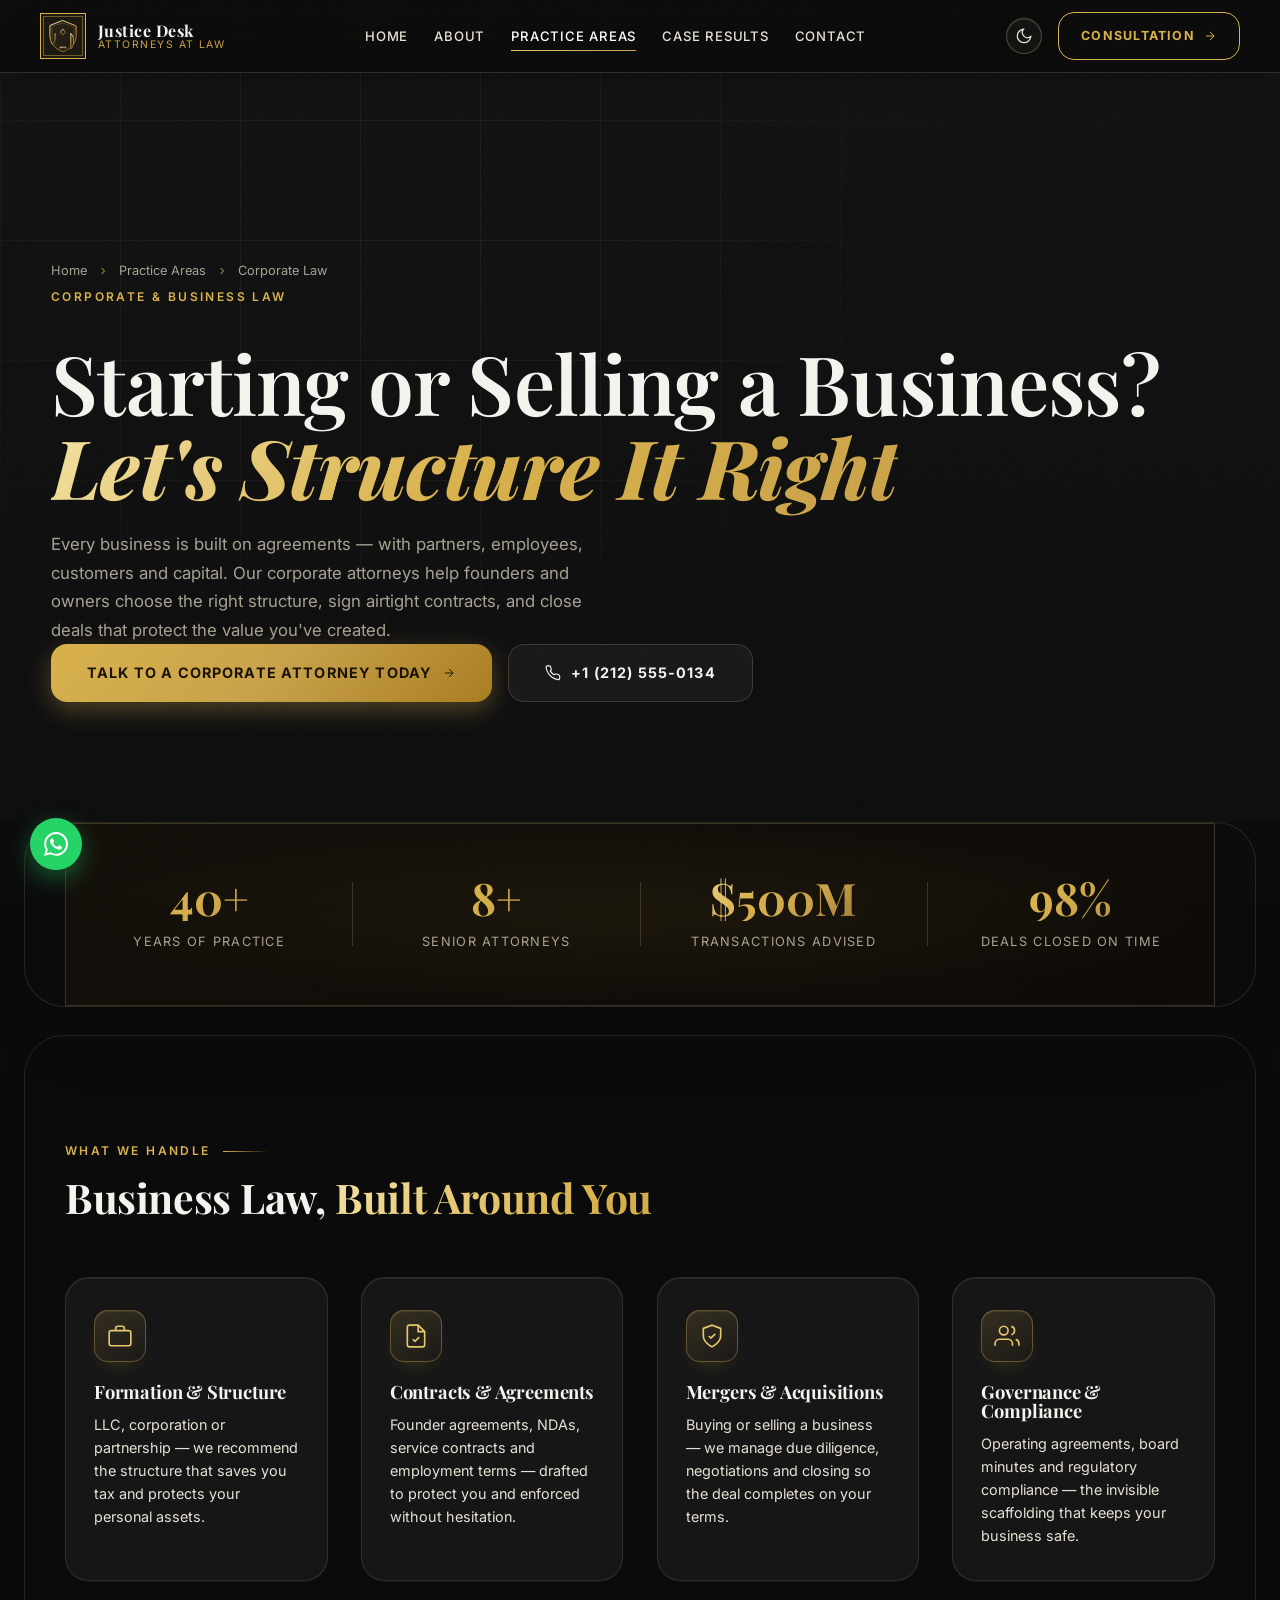
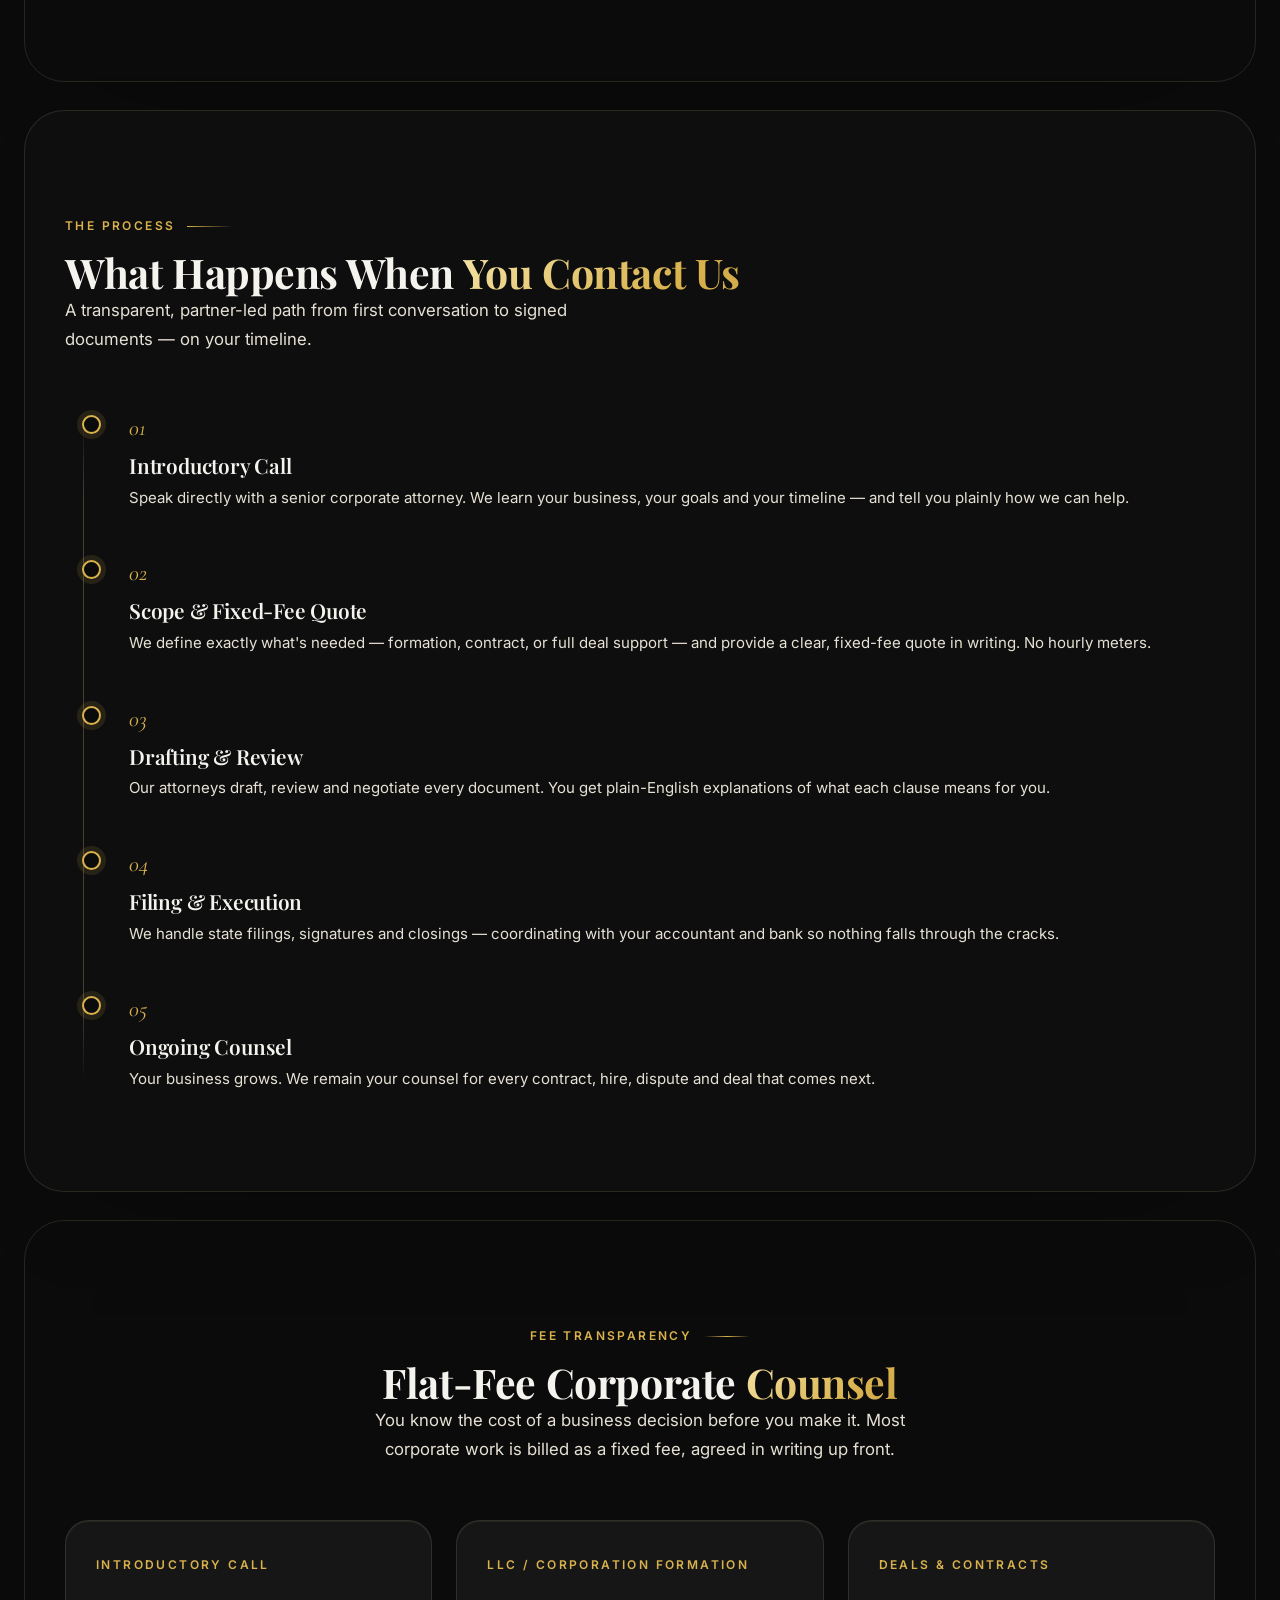
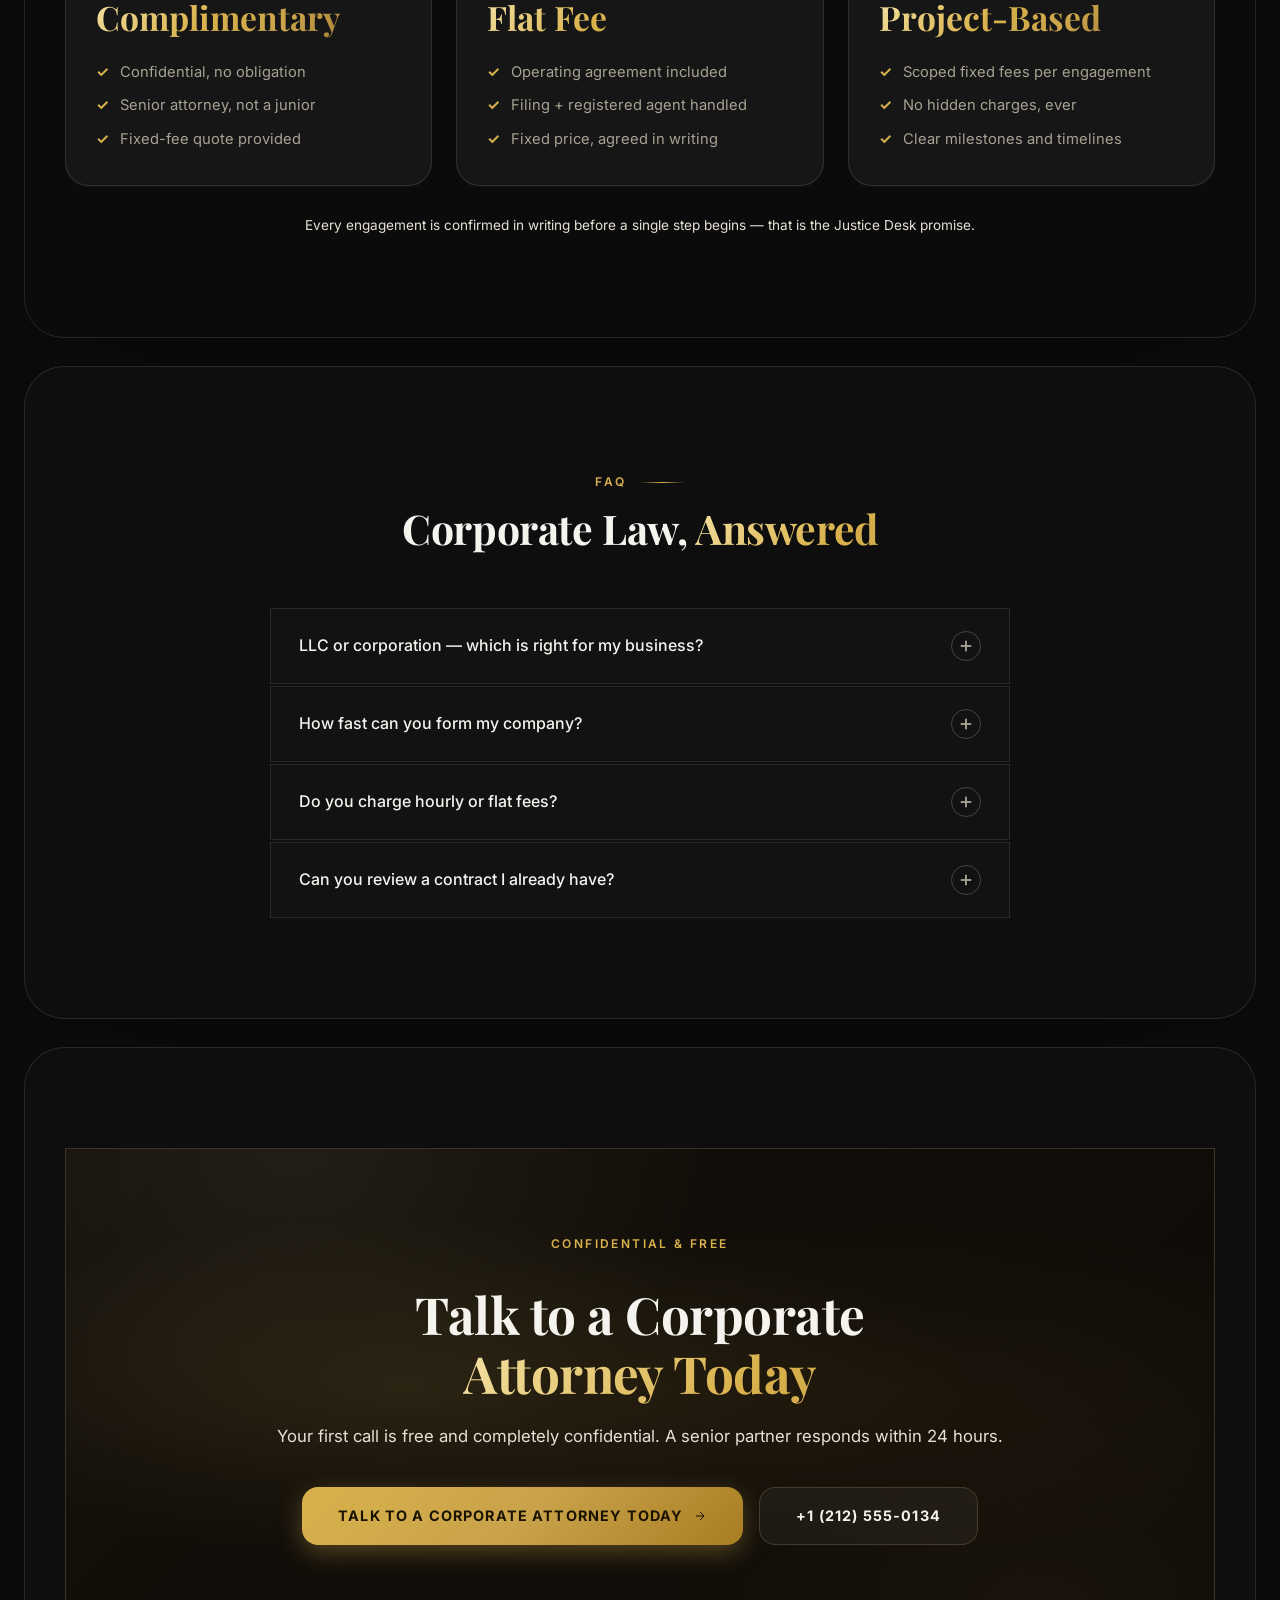
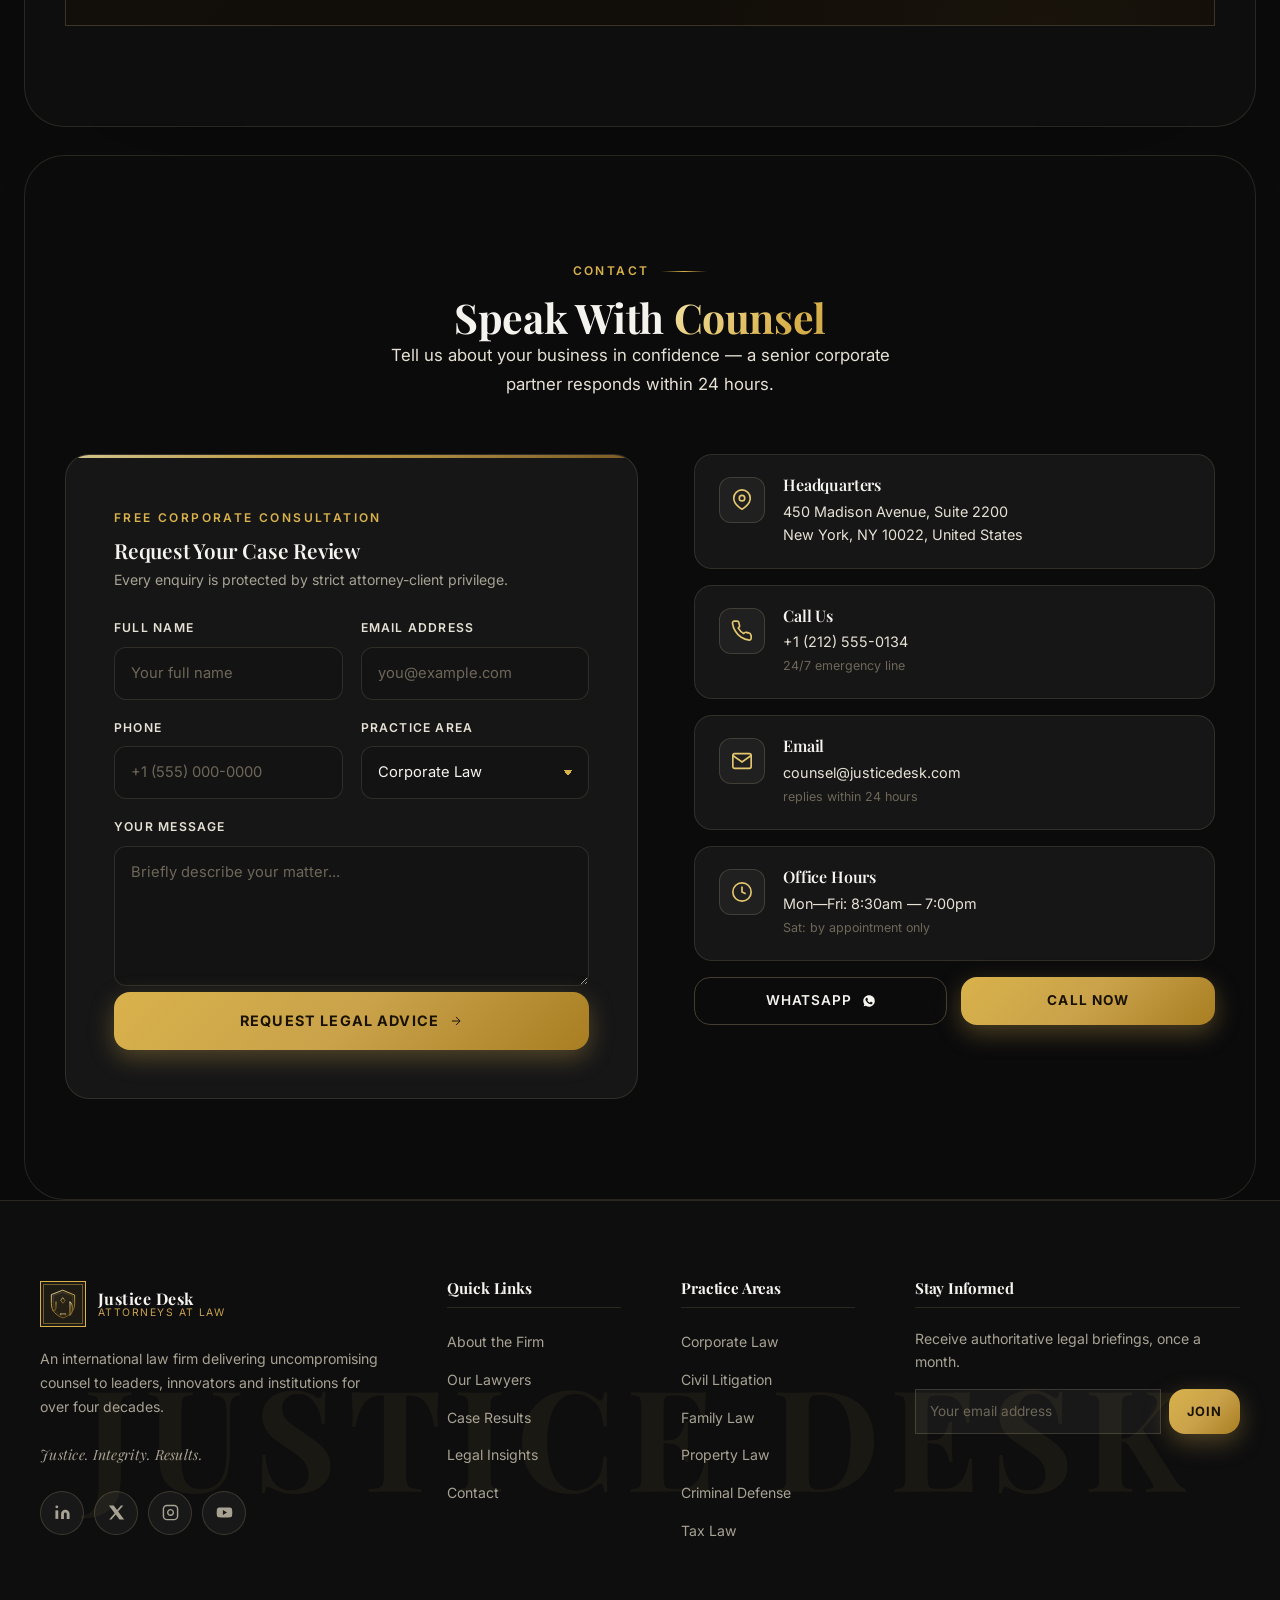
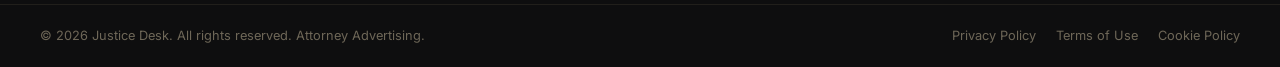
<file: practice-corporate-law.html>
<!DOCTYPE html>
<html lang="en" data-theme="dark">
<head>
  <meta charset="UTF-8">
  <meta name="viewport" content="width=device-width, initial-scale=1.0">
  <title>Corporate &amp; Business Law Attorneys | Justice Desk</title>
  <meta name="description" content="Starting a company or closing a deal? Justice Desk's corporate attorneys guide business owners through formation, contracts and acquisitions with flat-fee clarity. Talk to a corporate attorney today.">
  <meta name="robots" content="index, follow">
  <meta name="theme-color" content="#0B0A09">
  <script>
    (function () {
      var t;
      try { t = localStorage.getItem("sv-theme"); } catch (e) {}
      if (!t) {
        try { t = window.matchMedia && window.matchMedia("(prefers-color-scheme: dark)").matches ? "dark" : "dark"; } catch (e) { t = "dark"; }
      }
      document.documentElement.setAttribute("data-theme", t);
    })();
  </script>
  <link rel="icon" type="image/svg+xml" href="assets/img/favicon.svg">
  <link rel="icon" type="image/png" sizes="192x192" href="assets/img/favicon.png">
  <link rel="apple-touch-icon" sizes="180x180" href="assets/img/apple-touch-icon.png">
  <link rel="preconnect" href="https://fonts.googleapis.com">
  <link rel="preconnect" href="https://fonts.gstatic.com" crossorigin>
  <link href="https://fonts.googleapis.com/css2?family=Cormorant+Garamond:ital,wght@0,400;1,400;1,500&family=Playfair+Display:ital,wght@0,400;0,600;0,700;0,800;0,900;1,400;1,800&family=Inter:wght@400;500;600;700&display=swap" rel="stylesheet">
  <link rel="stylesheet" href="css/styles.min.css">
  <style>
    .pp-fee-grid{display:grid;grid-template-columns:repeat(3,1fr);gap:24px}
    .pp-fee-card{display:flex;flex-direction:column;gap:14px;padding:34px 30px}
    .pp-fee-card .sv-eyebrow{margin-bottom:0}
    .pp-fee-price{font-family:var(--font-display);font-size:clamp(1.6rem,3vw,2.1rem);font-weight:700;background:var(--gold-gradient);-webkit-background-clip:text;background-clip:text;-webkit-text-fill-color:transparent}
    .pp-fee-card ul{display:flex;flex-direction:column;gap:10px;margin:0;padding:0;list-style:none;font-size:.92rem;color:var(--text-muted);line-height:1.6}
    .pp-fee-card ul li{position:relative;padding-left:24px}
    .pp-fee-card ul li::before{content:"✓";position:absolute;left:0;color:var(--gold-400);font-weight:700}
    .pp-fee-note{margin-top:28px;font-size:.85rem;color:var(--text-muted);text-align:center}
    @media(max-width:900px){.pp-fee-grid{grid-template-columns:1fr}}
    @media(max-width:720px){.sv-split{grid-template-columns:1fr;gap:40px}}
  </style>
</head>
<body class="grain">

  <!-- ============ LOADER ============ -->
  <div class="loader" role="status" aria-label="Loading">
    <div class="loader-inner">
      <div class="loader-emblem">
        <span class="ring"></span>
        <span class="ring-progress"></span>
        <span class="ring-pulse"></span>
        <img src="assets/img/logo-mark.svg" alt="" width="52" height="52">
      </div>
      <span class="loader-brand">Justice Desk</span>
      <span class="loader-count" data-loader-count>00%</span>
    </div>
  </div>

  <a class="skip-link" href="#main">Skip to main content</a>

  <!-- ============ HEADER ============ -->
  <header class="sv-nav" role="banner" id="sv-header">
    <div class="sv-nav-inner">
      <a href="index.html#top" class="sv-logo" aria-label="Justice Desk — Home">
        <span class="sv-logo-emblem">
          <img src="assets/img/logo-mark.svg" alt="" width="36" height="36">
        </span>
        <span class="sv-logo-text">
          <span class="sv-logo-name">Justice Desk</span>
          <span class="sv-logo-sub">Attorneys at Law</span>
        </span>
      </a>
      <nav class="sv-nav-links" aria-label="Primary">
        <a class="sv-nav-link" href="index.html#top">Home</a>
        <a class="sv-nav-link" href="index.html#about">About</a>
        <a class="sv-nav-link sv-nav-link--active" href="index.html#practice">Practice Areas</a>
        <a class="sv-nav-link" href="index.html#results">Case Results</a>
        <a class="sv-nav-link" href="#contact">Contact</a>
      </nav>
      <div class="sv-nav-actions">
        <button class="sv-theme-btn" type="button" data-theme-toggle aria-label="Toggle color theme" aria-pressed="true" id="theme-toggle-btn">
          <svg class="icon-moon" viewBox="0 0 24 24" fill="none" stroke="currentColor" stroke-width="2" width="18" height="18"><path d="M21 12.79A9 9 0 1 1 11.21 3 7 7 0 0 0 21 12.79z"/></svg>
          <svg class="icon-sun" viewBox="0 0 24 24" fill="none" stroke="currentColor" stroke-width="2" width="18" height="18"><circle cx="12" cy="12" r="5"/><line x1="12" y1="1" x2="12" y2="3"/><line x1="12" y1="21" x2="12" y2="23"/><line x1="4.22" y1="4.22" x2="5.64" y2="5.64"/><line x1="18.36" y1="18.36" x2="19.78" y2="19.78"/><line x1="1" y1="12" x2="3" y2="12"/><line x1="21" y1="12" x2="23" y2="12"/><line x1="4.22" y1="19.78" x2="5.64" y2="18.36"/><line x1="18.36" y1="5.64" x2="19.78" y2="4.22"/></svg>
        </button>
        <a href="#contact" class="sv-cta-btn" id="nav-consultation-btn">
          Consultation
          <svg viewBox="0 0 24 24" fill="none" stroke="currentColor" stroke-width="2.5" width="14" height="14"><path d="M5 12h14M12 5l7 7-7 7"/></svg>
        </a>
        <button class="sv-burger" type="button" aria-expanded="false" aria-controls="sv-mobile-menu" aria-label="Open menu" id="sv-burger-btn">
          <span></span><span></span><span></span>
        </button>
      </div>
    </div>
  </header>

  <!-- Mobile Menu -->
  <div class="sv-mobile-menu" id="sv-mobile-menu" aria-hidden="true">
    <nav class="sv-mobile-nav" aria-label="Mobile">
      <a class="sv-mobile-link" href="index.html#top"><span>01</span> Home</a>
      <a class="sv-mobile-link" href="index.html#about"><span>02</span> About</a>
      <a class="sv-mobile-link" href="index.html#practice"><span>03</span> Practice Areas</a>
      <a class="sv-mobile-link" href="index.html#team"><span>04</span> Our Lawyers</a>
      <a class="sv-mobile-link" href="index.html#results"><span>05</span> Case Results</a>
      <a class="sv-mobile-link" href="#contact"><span>06</span> Contact</a>
    </nav>
    <div class="sv-mobile-cta">
      <a href="#contact" class="sv-cta-btn sv-cta-btn--lg">Talk to a Corporate Attorney <svg viewBox="0 0 24 24" fill="none" stroke="currentColor" stroke-width="2.5" width="14" height="14"><path d="M5 12h14M12 5l7 7-7 7"/></svg></a>
    </div>
  </div>

  <main id="main">

    <!-- ============ PAGE HERO ============ -->
    <section class="page-hero" aria-labelledby="corp-hero-heading">
      <div class="page-hero-bg" aria-hidden="true"></div>
      <div class="container">
        <nav class="breadcrumb" aria-label="Breadcrumb">
          <a href="index.html">Home</a>
          <svg viewBox="0 0 24 24" fill="none" stroke="currentColor" stroke-width="2"><path d="M9 18l6-6-6-6"/></svg>
          <a href="index.html#practice">Practice Areas</a>
          <svg viewBox="0 0 24 24" fill="none" stroke="currentColor" stroke-width="2"><path d="M9 18l6-6-6-6"/></svg>
          <span>Corporate Law</span>
        </nav>
        <p class="sv-eyebrow" data-reveal="fade">Corporate &amp; Business Law</p>
        <h1 id="corp-hero-heading" data-hero-title>Starting or Selling a Business?<br><em class="sv-gold-italic">Let's Structure It Right</em></h1>
        <p class="sv-lead" data-reveal="up" style="--reveal-delay:.15s">Every business is built on agreements — with partners, employees, customers and capital. Our corporate attorneys help founders and owners choose the right structure, sign airtight contracts, and close deals that protect the value you've created.</p>
        <div class="sv-cta-actions" data-reveal="up" style="--reveal-delay:.3s;justify-content:flex-start">
          <a href="#contact" class="sv-btn-primary sv-btn-lg">
            Talk to a Corporate Attorney Today
            <svg viewBox="0 0 24 24" fill="none" stroke="currentColor" stroke-width="2.5" width="14" height="14"><path d="M5 12h14M12 5l7 7-7 7"/></svg>
          </a>
          <a href="tel:+12125550134" class="sv-btn-glass sv-btn-lg">
            <svg viewBox="0 0 24 24" fill="none" stroke="currentColor" stroke-width="2" width="16" height="16"><path d="M22 16.92v3a2 2 0 0 1-2.18 2 19.79 19.79 0 0 1-8.63-3.07A19.5 19.5 0 0 1 4.69 12 19.79 19.79 0 0 1 1.61 3.4 2 2 0 0 1 3.6 1.22h3a2 2 0 0 1 2 1.72c.127.96.361 1.903.7 2.81a2 2 0 0 1-.45 2.11L7.91 8.8a16 16 0 0 0 6 6l.85-.85a2 2 0 0 1 2.11-.45c.907.339 1.85.573 2.81.7a2 2 0 0 1 1.72 2.02z"/></svg>
            +1 (212) 555-0134
          </a>
        </div>
      </div>
    </section>

    <!-- ============ STATS BAND ============ -->
    <section class="sv-section sv-stats-section" aria-label="Firm statistics">
      <div class="sv-container">
        <div class="sv-stats-band" data-reveal="zoom">
          <div class="sv-sband-item">
            <div class="sv-sband-num"><span data-count="40">0</span>+</div>
            <div class="sv-sband-lbl">Years of Practice</div>
          </div>
          <div class="sv-sband-divider"></div>
          <div class="sv-sband-item">
            <div class="sv-sband-num"><span data-count="8">0</span>+</div>
            <div class="sv-sband-lbl">Senior Attorneys</div>
          </div>
          <div class="sv-sband-divider"></div>
          <div class="sv-sband-item">
            <div class="sv-sband-num">$<span data-count="500" data-suffix="M">0</span></div>
            <div class="sv-sband-lbl">Transactions Advised</div>
          </div>
          <div class="sv-sband-divider"></div>
          <div class="sv-sband-item">
            <div class="sv-sband-num"><span data-count="98">0</span>%</div>
            <div class="sv-sband-lbl">Deals Closed on Time</div>
          </div>
        </div>
      </div>
    </section>

    <!-- ============ WHAT WE HANDLE ============ -->
    <section class="sv-section" aria-labelledby="corp-scope-heading">
      <div class="sv-container">
        <div class="sv-section-head-simple" data-reveal="up">
          <span class="sv-eyebrow">What We Handle</span>
          <h2 id="corp-scope-heading" class="sv-h2">Business Law, <span class="sv-gold-text">Built Around You</span></h2>
        </div>
        <div class="sv-why-grid stagger" data-reveal>
          <div class="sv-why-card">
            <span class="sv-why-icon">
              <svg viewBox="0 0 24 24" fill="none" stroke="currentColor" stroke-width="1.5" width="26" height="26"><rect x="2" y="7" width="20" height="14" rx="2"/><path d="M16 7V5a2 2 0 0 0-2-2h-4a2 2 0 0 0-2 2v2"/><path d="M8 12h.01M12 12h.01M16 12h.01M8 16h.01M12 16h.01M16 16h.01"/></svg>
            </span>
            <h3>Formation &amp; Structure</h3>
            <p>LLC, corporation or partnership — we recommend the structure that saves you tax and protects your personal assets.</p>
          </div>
          <div class="sv-why-card">
            <span class="sv-why-icon">
              <svg viewBox="0 0 24 24" fill="none" stroke="currentColor" stroke-width="1.5" width="26" height="26"><path d="M14 2H6a2 2 0 0 0-2 2v16a2 2 0 0 0 2 2h12a2 2 0 0 0 2-2V8z"/><path d="M14 2v6h6"/><path d="M9 15l2 2 4-4"/></svg>
            </span>
            <h3>Contracts &amp; Agreements</h3>
            <p>Founder agreements, NDAs, service contracts and employment terms — drafted to protect you and enforced without hesitation.</p>
          </div>
          <div class="sv-why-card">
            <span class="sv-why-icon">
              <svg viewBox="0 0 24 24" fill="none" stroke="currentColor" stroke-width="1.5" width="26" height="26"><path d="M12 22s8-4 8-10V5l-8-3-8 3v7c0 6 8 10 8 10z"/><path d="M9 12l2 2 4-4"/></svg>
            </span>
            <h3>Mergers &amp; Acquisitions</h3>
            <p>Buying or selling a business — we manage due diligence, negotiations and closing so the deal completes on your terms.</p>
          </div>
          <div class="sv-why-card">
            <span class="sv-why-icon">
              <svg viewBox="0 0 24 24" fill="none" stroke="currentColor" stroke-width="1.5" width="26" height="26"><path d="M17 21v-2a4 4 0 0 0-4-4H5a4 4 0 0 0-4 4v2"/><circle cx="9" cy="7" r="4"/><path d="M23 21v-2a4 4 0 0 0-3-3.87"/><path d="M16 3.13a4 4 0 0 1 0 7.75"/></svg>
            </span>
            <h3>Governance &amp; Compliance</h3>
            <p>Operating agreements, board minutes and regulatory compliance — the invisible scaffolding that keeps your business safe.</p>
          </div>
        </div>
      </div>
    </section>

    <!-- ============ PROCESS / TIMELINE ============ -->
    <section class="sv-section" aria-labelledby="corp-process-heading" style="background:var(--bg-alt)">
      <div class="sv-container">
        <div class="sv-section-head-simple" data-reveal="up">
          <span class="sv-eyebrow">The Process</span>
          <h2 id="corp-process-heading" class="sv-h2">What Happens When <span class="sv-gold-text">You Contact Us</span></h2>
          <p class="sv-lead" data-reveal="up" style="--reveal-delay:.1s">A transparent, partner-led path from first conversation to signed documents — on your timeline.</p>
        </div>
        <div class="timeline" data-reveal="left">
          <div class="timeline-item">
            <div class="timeline-year">01</div>
            <h3>Introductory Call</h3>
            <p>Speak directly with a senior corporate attorney. We learn your business, your goals and your timeline — and tell you plainly how we can help.</p>
          </div>
          <div class="timeline-item">
            <div class="timeline-year">02</div>
            <h3>Scope &amp; Fixed-Fee Quote</h3>
            <p>We define exactly what's needed — formation, contract, or full deal support — and provide a clear, fixed-fee quote in writing. No hourly meters.</p>
          </div>
          <div class="timeline-item">
            <div class="timeline-year">03</div>
            <h3>Drafting &amp; Review</h3>
            <p>Our attorneys draft, review and negotiate every document. You get plain-English explanations of what each clause means for you.</p>
          </div>
          <div class="timeline-item">
            <div class="timeline-year">04</div>
            <h3>Filing &amp; Execution</h3>
            <p>We handle state filings, signatures and closings — coordinating with your accountant and bank so nothing falls through the cracks.</p>
          </div>
          <div class="timeline-item">
            <div class="timeline-year">05</div>
            <h3>Ongoing Counsel</h3>
            <p>Your business grows. We remain your counsel for every contract, hire, dispute and deal that comes next.</p>
          </div>
        </div>
      </div>
    </section>

    <!-- ============ FEE TRANSPARENCY ============ -->
    <section class="sv-section" aria-labelledby="corp-fees-heading">
      <div class="sv-container">
        <div class="sv-section-head-simple center" data-reveal="up">
          <span class="sv-eyebrow">Fee Transparency</span>
          <h2 id="corp-fees-heading" class="sv-h2">Flat-Fee Corporate <span class="sv-gold-text">Counsel</span></h2>
          <p class="sv-lead" data-reveal="up" style="--reveal-delay:.1s">You know the cost of a business decision before you make it. Most corporate work is billed as a fixed fee, agreed in writing up front.</p>
        </div>
        <div class="pp-fee-grid stagger" data-reveal>
          <div class="sv-why-card pp-fee-card">
            <span class="sv-eyebrow">Introductory Call</span>
            <div class="pp-fee-price">Complimentary</div>
            <ul>
              <li>Confidential, no obligation</li>
              <li>Senior attorney, not a junior</li>
              <li>Fixed-fee quote provided</li>
            </ul>
          </div>
          <div class="sv-why-card pp-fee-card">
            <span class="sv-eyebrow">LLC / Corporation Formation</span>
            <div class="pp-fee-price">Flat Fee</div>
            <ul>
              <li>Operating agreement included</li>
              <li>Filing + registered agent handled</li>
              <li>Fixed price, agreed in writing</li>
            </ul>
          </div>
          <div class="sv-why-card pp-fee-card">
            <span class="sv-eyebrow">Deals &amp; Contracts</span>
            <div class="pp-fee-price">Project-Based</div>
            <ul>
              <li>Scoped fixed fees per engagement</li>
              <li>No hidden charges, ever</li>
              <li>Clear milestones and timelines</li>
            </ul>
          </div>
        </div>
        <p class="pp-fee-note" data-reveal="up">Every engagement is confirmed in writing before a single step begins — that is the Justice Desk promise.</p>
      </div>
    </section>

    <!-- ============ FAQ ============ -->
    <section class="sv-section sv-faq" aria-labelledby="corp-faq-heading" style="background:var(--bg-alt)">
      <div class="sv-container sv-container-narrow">
        <div class="sv-section-head-simple center" data-reveal="up">
          <span class="sv-eyebrow">FAQ</span>
          <h2 id="corp-faq-heading" class="sv-h2">Corporate Law, <span class="sv-gold-text">Answered</span></h2>
        </div>
        <div class="sv-accordion" data-reveal="up">
          <div class="sv-acc-item">
            <button class="sv-acc-btn" type="button" aria-expanded="false" id="cfaq-1-btn">
              LLC or corporation — which is right for my business?
              <span class="sv-acc-icon"><svg viewBox="0 0 24 24" fill="none" stroke="currentColor" stroke-width="2.5" width="18" height="18"><line x1="12" y1="5" x2="12" y2="19"/><line x1="5" y1="12" x2="19" y2="12"/></svg></span>
            </button>
            <div class="sv-acc-panel" aria-labelledby="cfaq-1-btn">
              <div class="sv-acc-inner">It depends on your ownership, tax goals and growth plans. LLCs offer flexibility and pass-through taxation; corporations suit businesses seeking investment or eventual sale. At your call we'll recommend the structure that saves you the most — in plain English.</div>
            </div>
          </div>
          <div class="sv-acc-item">
            <button class="sv-acc-btn" type="button" aria-expanded="false" id="cfaq-2-btn">
              How fast can you form my company?
              <span class="sv-acc-icon"><svg viewBox="0 0 24 24" fill="none" stroke="currentColor" stroke-width="2.5" width="18" height="18"><line x1="12" y1="5" x2="12" y2="19"/><line x1="5" y1="12" x2="19" y2="12"/></svg></span>
            </button>
            <div class="sv-acc-panel" aria-labelledby="cfaq-2-btn">
              <div class="sv-acc-inner">Most formations are filed within 2 to 3 business days of your approval, with the full structure — operating agreement, filings and EIN coordination — completed inside a week. If you need it faster, we'll tell you exactly what's possible.</div>
            </div>
          </div>
          <div class="sv-acc-item">
            <button class="sv-acc-btn" type="button" aria-expanded="false" id="cfaq-3-btn">
              Do you charge hourly or flat fees?
              <span class="sv-acc-icon"><svg viewBox="0 0 24 24" fill="none" stroke="currentColor" stroke-width="2.5" width="18" height="18"><line x1="12" y1="5" x2="12" y2="19"/><line x1="5" y1="12" x2="19" y2="12"/></svg></span>
            </button>
            <div class="sv-acc-panel" aria-labelledby="cfaq-3-btn">
              <div class="sv-acc-inner">For most corporate work we quote a fixed fee in writing before we begin — formation, contract drafting and review are all flat-fee. Larger deals are scoped as project-based engagements with clear milestones, so you always know where you stand.</div>
            </div>
          </div>
          <div class="sv-acc-item">
            <button class="sv-acc-btn" type="button" aria-expanded="false" id="cfaq-4-btn">
              Can you review a contract I already have?
              <span class="sv-acc-icon"><svg viewBox="0 0 24 24" fill="none" stroke="currentColor" stroke-width="2.5" width="18" height="18"><line x1="12" y1="5" x2="12" y2="19"/><line x1="5" y1="12" x2="19" y2="12"/></svg></span>
            </button>
            <div class="sv-acc-panel" aria-labelledby="cfaq-4-btn">
              <div class="sv-acc-inner">Yes — that's one of the most common things we do. Send us the contract and we'll flag the clauses that hurt you, the ones that are missing, and negotiate the changes. Contract review is quoted as a fixed fee based on length and complexity.</div>
            </div>
          </div>
        </div>
      </div>
    </section>

    <!-- ============ PRACTICE-SPECIFIC CTA ============ -->
    <section class="sv-section sv-cta-section" aria-label="Corporate law call to action">
      <div class="sv-container">
        <div class="sv-cta-banner">
          <div class="sv-cta-bg"></div>
          <div class="sv-cta-content">
            <span class="sv-eyebrow" data-reveal="fade">Confidential &amp; Free</span>
            <h2 data-reveal="blur">Talk to a Corporate<br><span class="sv-gold-text">Attorney Today</span></h2>
            <p data-reveal="up" style="--reveal-delay:.1s">Your first call is free and completely confidential. A senior partner responds within 24 hours.</p>
            <div class="sv-cta-actions" data-reveal="up" style="--reveal-delay:.2s">
              <a href="#contact" class="sv-btn-primary sv-btn-lg">
                Talk to a Corporate Attorney Today
                <svg viewBox="0 0 24 24" fill="none" stroke="currentColor" stroke-width="2.5" width="14" height="14"><path d="M5 12h14M12 5l7 7-7 7"/></svg>
              </a>
              <a href="tel:+12125550134" class="sv-btn-glass sv-btn-lg">+1 (212) 555-0134</a>
            </div>
          </div>
        </div>
      </div>
    </section>

    <!-- ============ CONTACT ============ -->
    <section class="sv-section sv-contact" id="contact" aria-labelledby="corp-contact-heading">
      <div class="sv-container">
        <div class="sv-section-head-simple center" data-reveal="up">
          <span class="sv-eyebrow">Contact</span>
          <h2 id="corp-contact-heading" class="sv-h2">Speak With <span class="sv-gold-text">Counsel</span></h2>
          <p class="sv-lead" data-reveal="up" style="--reveal-delay:.1s">Tell us about your business in confidence — a senior corporate partner responds within 24 hours.</p>
        </div>
        <div class="sv-contact-grid">
          <div class="sv-form-card" data-reveal="left">
            <span class="sv-eyebrow" style="margin-bottom:12px">Free Corporate Consultation</span>
            <h3 style="font-family:var(--font-display);font-size:1.3rem;color:var(--text);margin:0 0 6px">Request Your Case Review</h3>
            <p style="font-size:.88rem;margin:0 0 26px;color:var(--text-muted)">Every enquiry is protected by strict attorney-client privilege.</p>
            <form data-form novalidate>
              <div class="sv-form-grid">
                <div class="sv-form-field">
                  <label class="sv-form-label" for="c-name">Full Name</label>
                  <input class="sv-form-input" id="c-name" type="text" placeholder="Your full name" required>
                  <span class="sv-form-error">Please enter your name.</span>
                </div>
                <div class="sv-form-field">
                  <label class="sv-form-label" for="c-email">Email Address</label>
                  <input class="sv-form-input" id="c-email" type="email" placeholder="you@example.com" required>
                  <span class="sv-form-error">Please enter a valid email.</span>
                </div>
                <div class="sv-form-field">
                  <label class="sv-form-label" for="c-phone">Phone</label>
                  <input class="sv-form-input" id="c-phone" type="tel" placeholder="+1 (555) 000-0000">
                </div>
                <div class="sv-form-field">
                  <label class="sv-form-label" for="c-area">Practice Area</label>
                  <select class="sv-form-select" id="c-area">
                    <option selected>Corporate Law</option>
                    <option>Formation &amp; Structure</option>
                    <option>Contracts &amp; Agreements</option>
                    <option>Mergers &amp; Acquisitions</option>
                    <option>Governance &amp; Compliance</option>
                    <option>Other / Unsure</option>
                  </select>
                </div>
                <div class="sv-form-field full">
                  <label class="sv-form-label" for="c-msg">Your Message</label>
                  <textarea class="sv-form-textarea" id="c-msg" placeholder="Briefly describe your matter..." required></textarea>
                  <span class="sv-form-error">Please describe your matter.</span>
                </div>
              </div>
              <div class="sv-form-success" role="status">
                <svg viewBox="0 0 24 24" fill="none" stroke="currentColor" stroke-width="2" width="22" height="22" style="flex-shrink:0"><path d="M20 6L9 17l-5-5"/></svg>
                Thank you. A senior partner will contact you within 24 hours.
              </div>
              <button class="sv-btn-primary sv-btn-lg" type="submit" style="width:100%;justify-content:center;margin-top:6px">
                Request Legal Advice
                <svg viewBox="0 0 24 24" fill="none" stroke="currentColor" stroke-width="2.5" width="14" height="14"><path d="M5 12h14M12 5l7 7-7 7"/></svg>
              </button>
            </form>
          </div>
          <div class="sv-contact-info" data-reveal="right">
            <div class="sv-contact-row">
              <span class="sv-contact-ico"><svg viewBox="0 0 24 24" fill="none" stroke="currentColor" stroke-width="1.8" width="22" height="22"><path d="M21 10c0 7-9 12-9 12s-9-5-9-12a9 9 0 0 1 18 0z"/><circle cx="12" cy="10" r="3"/></svg></span>
              <div>
                <h4>Headquarters</h4>
                <p>450 Madison Avenue, Suite 2200<br>New York, NY 10022, United States</p>
              </div>
            </div>
            <div class="sv-contact-row">
              <span class="sv-contact-ico"><svg viewBox="0 0 24 24" fill="none" stroke="currentColor" stroke-width="1.8" width="22" height="22"><path d="M22 16.92v3a2 2 0 0 1-2.18 2 19.79 19.79 0 0 1-8.63-3.07A19.5 19.5 0 0 1 4.69 12 19.79 19.79 0 0 1 1.61 3.4 2 2 0 0 1 3.6 1.22h3a2 2 0 0 1 2 1.72c.127.96.361 1.903.7 2.81a2 2 0 0 1-.45 2.11L7.91 8.8a16 16 0 0 0 6 6l.85-.85a2 2 0 0 1 2.11-.45c.907.339 1.85.573 2.81.7a2 2 0 0 1 1.72 2.02z"/></svg></span>
              <div>
                <h4>Call Us</h4>
                <p>+1 (212) 555-0134<br><span class="muted">24/7 emergency line</span></p>
              </div>
            </div>
            <div class="sv-contact-row">
              <span class="sv-contact-ico"><svg viewBox="0 0 24 24" fill="none" stroke="currentColor" stroke-width="1.8" width="22" height="22"><path d="M4 4h16c1.1 0 2 .9 2 2v12c0 1.1-.9 2-2 2H4c-1.1 0-2-.9-2-2V6c0-1.1.9-2 2-2z"/><path d="M22 6l-10 7L2 6"/></svg></span>
              <div>
                <h4>Email</h4>
                <p>counsel@justicedesk.com<br><span class="muted">replies within 24 hours</span></p>
              </div>
            </div>
            <div class="sv-contact-row">
              <span class="sv-contact-ico"><svg viewBox="0 0 24 24" fill="none" stroke="currentColor" stroke-width="1.8" width="22" height="22"><circle cx="12" cy="12" r="10"/><path d="M12 6v6l4 2"/></svg></span>
              <div>
                <h4>Office Hours</h4>
                <p>Mon—Fri: 8:30am — 7:00pm<br><span class="muted">Sat: by appointment only</span></p>
              </div>
            </div>
            <div class="sv-contact-actions">
              <a href="https://wa.me/12125550134" class="sv-btn-ghost" style="justify-content:center">WhatsApp <svg viewBox="0 0 24 24" fill="currentColor" width="14" height="14"><path d="M17.472 14.382c-.297-.149-1.758-.867-2.03-.967-.273-.099-.471-.148-.67.15-.197.297-.767.966-.94 1.164-.173.199-.347.223-.644.075-.297-.15-1.255-.463-2.39-1.475-.883-.788-1.48-1.761-1.653-2.059-.173-.297-.018-.458.13-.606.134-.133.298-.347.446-.52.149-.174.198-.298.298-.497.099-.198.05-.371-.025-.52-.075-.149-.669-1.612-.916-2.207-.242-.579-.487-.5-.669-.51-.173-.008-.371-.01-.57-.01-.198 0-.52.074-.792.372-.272.297-1.04 1.016-1.04 2.479 0 1.462 1.065 2.875 1.213 3.074.149.198 2.096 3.2 5.077 4.487.709.306 1.262.489 1.694.625.712.227 1.36.195 1.871.118.571-.085 1.758-.719 2.006-1.413.248-.694.248-1.289.173-1.413-.074-.124-.272-.198-.57-.347m-5.421 7.403h-.004a9.87 9.87 0 0 1-5.031-1.378l-.361-.214-3.741.982.998-3.648-.235-.374a9.86 9.86 0 0 1-1.51-5.26c.001-5.45 4.436-9.884 9.888-9.884 2.64 0 5.122 1.03 6.988 2.898a9.825 9.825 0 0 1 2.893 6.994c-.003 5.45-4.437 9.884-9.885 9.884"/></svg></a>
              <a href="tel:+12125550134" class="sv-btn-primary" style="justify-content:center">Call Now</a>
            </div>
          </div>
        </div>
      </div>
    </section>

  </main>

  <!-- ============ FOOTER ============ -->
  <footer class="sv-footer" role="contentinfo">
    <div class="sv-footer-top">
      <div class="sv-container">
        <div class="sv-footer-grid">
          <div class="sv-footer-brand">
            <a href="index.html" class="sv-logo" aria-label="Justice Desk — Home">
              <span class="sv-logo-emblem">
                <img src="assets/img/logo-mark.svg" alt="" width="32" height="32">
              </span>
              <span class="sv-logo-text">
                <span class="sv-logo-name">Justice Desk</span>
                <span class="sv-logo-sub">Attorneys at Law</span>
              </span>
            </a>
            <p>An international law firm delivering uncompromising counsel to leaders, innovators and institutions for over four decades.</p>
            <p class="footer-tagline">Justice. Integrity. Results.</p>
            <div class="sv-socials">
              <a class="sv-social-btn" href="#" aria-label="LinkedIn"><svg viewBox="0 0 24 24" fill="currentColor" width="18" height="18"><path d="M16 8a6 6 0 0 1 6 6v7h-4v-7a2 2 0 0 0-2-2 2 2 0 0 0-2 2v7h-4v-7a6 6 0 0 1 6-6z"/><rect x="2" y="9" width="4" height="12"/><circle cx="4" cy="4" r="2"/></svg></a>
              <a class="sv-social-btn" href="#" aria-label="X"><svg viewBox="0 0 24 24" fill="currentColor" width="18" height="18"><path d="M18.244 2.25h3.308l-7.227 8.26 8.502 11.24H16.17l-5.214-6.817L4.99 21.75H1.68l7.73-8.835L1.254 2.25H8.08l4.713 6.231z"/></svg></a>
              <a class="sv-social-btn" href="#" aria-label="Instagram"><svg viewBox="0 0 24 24" fill="none" stroke="currentColor" stroke-width="2" width="18" height="18"><rect x="2" y="2" width="20" height="20" rx="5" ry="5"/><path d="M16 11.37A4 4 0 1 1 12.63 8 4 4 0 0 1 16 11.37z"/><line x1="17.5" y1="6.5" x2="17.51" y2="6.5"/></svg></a>
              <a class="sv-social-btn" href="#" aria-label="YouTube"><svg viewBox="0 0 24 24" fill="currentColor" width="18" height="18"><path d="M23 12s0-3.3-.44-4.9a2.6 2.6 0 0 0-1.85-1.85C18.9 5 12 5 12 5s-6.9 0-8.71.25A2.6 2.6 0 0 0 1.44 7.1C1 8.7 1 12 1 12s0 3.3.44 4.9c.2.9.9 1.65 1.85 1.85C5.1 19 12 19 12 19s6.9 0 8.7-.25a2.6 2.6 0 0 0 1.85-1.85C23 15.3 23 12 23 12zM9.75 15.5v-7L15.5 12z"/></svg></a>
            </div>
          </div>
          <div class="sv-footer-col">
            <h4>Quick Links</h4>
            <ul>
              <li><a href="index.html#about">About the Firm</a></li>
              <li><a href="index.html#team">Our Lawyers</a></li>
              <li><a href="index.html#results">Case Results</a></li>
              <li><a href="index.html#insights">Legal Insights</a></li>
              <li><a href="#contact">Contact</a></li>
            </ul>
          </div>
          <div class="sv-footer-col">
            <h4>Practice Areas</h4>
            <ul>
              <li><a href="practice-corporate-law.html">Corporate Law</a></li>
              <li><a href="index.html#practice">Civil Litigation</a></li>
              <li><a href="practice-family-law.html">Family Law</a></li>
              <li><a href="index.html#practice">Property Law</a></li>
              <li><a href="index.html#practice">Criminal Defense</a></li>
              <li><a href="index.html#practice">Tax Law</a></li>
            </ul>
          </div>
          <div class="sv-footer-col">
            <h4>Stay Informed</h4>
            <p>Receive authoritative legal briefings, once a month.</p>
            <form class="sv-newsletter" data-form novalidate>
              <label class="visually-hidden" for="footer-email">Email address</label>
              <input id="footer-email" type="email" placeholder="Your email address" required class="sv-newsletter-input">
              <button type="submit" class="sv-btn-primary sv-btn-sm">Join</button>
            </form>
          </div>
        </div>
      </div>
    </div>
    <div class="sv-footer-bottom">
      <div class="sv-container sv-footer-bottom-inner">
        <p>&copy; <span data-year>2026</span> Justice Desk. All rights reserved. Attorney Advertising.</p>
        <div class="sv-footer-legal">
          <a href="#">Privacy Policy</a>
          <a href="#">Terms of Use</a>
          <a href="#">Cookie Policy</a>
        </div>
      </div>
    </div>
  </footer>

  <!-- Floating actions -->
  <a class="sv-whatsapp" href="https://wa.me/12125550134" target="_blank" rel="noopener" aria-label="Chat on WhatsApp">
    <svg viewBox="0 0 24 24" fill="currentColor" width="24" height="24"><path d="M17.472 14.382c-.297-.149-1.758-.867-2.03-.967-.273-.099-.471-.148-.67.15-.197.297-.767.966-.94 1.164-.173.199-.347.223-.644.075-.297-.15-1.255-.463-2.39-1.475-.883-.788-1.48-1.761-1.653-2.059-.173-.297-.018-.458.13-.606.134-.133.298-.347.446-.52.149-.174.198-.298.298-.497.099-.198.05-.371-.025-.52-.075-.149-.669-1.612-.916-2.207-.242-.579-.487-.5-.669-.51-.173-.008-.371-.01-.57-.01-.198 0-.52.074-.792.372-.272.297-1.04 1.016-1.04 2.479 0 1.462 1.065 2.875 1.213 3.074.149.198 2.096 3.2 5.077 4.487.709.306 1.262.489 1.694.625.712.227 1.36.195 1.871.118.571-.085 1.758-.719 2.006-1.413.248-.694.248-1.289.173-1.413-.074-.124-.272-.198-.57-.347m-5.421 7.403h-.004a9.87 9.87 0 0 1-5.031-1.378l-.361-.214-3.741.982.998-3.648-.235-.374a9.86 9.86 0 0 1-1.51-5.26c.001-5.45 4.436-9.884 9.888-9.884 2.64 0 5.122 1.03 6.988 2.898a9.825 9.825 0 0 1 2.893 6.994c-.003 5.45-4.437 9.884-9.885 9.884m8.413-18.297A11.815 11.815 0 0 0 12.05 0C5.495 0 .16 5.335.157 11.892c0 2.096.547 4.142 1.588 5.945L.057 24l6.305-1.654a11.882 11.882 0 0 0 5.683 1.448h.005c6.554 0 11.89-5.335 11.893-11.893a11.821 11.821 0 0 0-3.48-8.413Z"/></svg>
  </a>
  <button class="sv-to-top" type="button" aria-label="Back to top" id="back-to-top-btn">
    <svg viewBox="0 0 24 24" fill="none" stroke="currentColor" stroke-width="2.5" width="18" height="18"><path d="M18 15l-6-6-6 6"/></svg>
  </button>

  <script src="js/main.js" defer></script>
  <script src="js/home.js" defer></script>
</body>
</html>
</file>
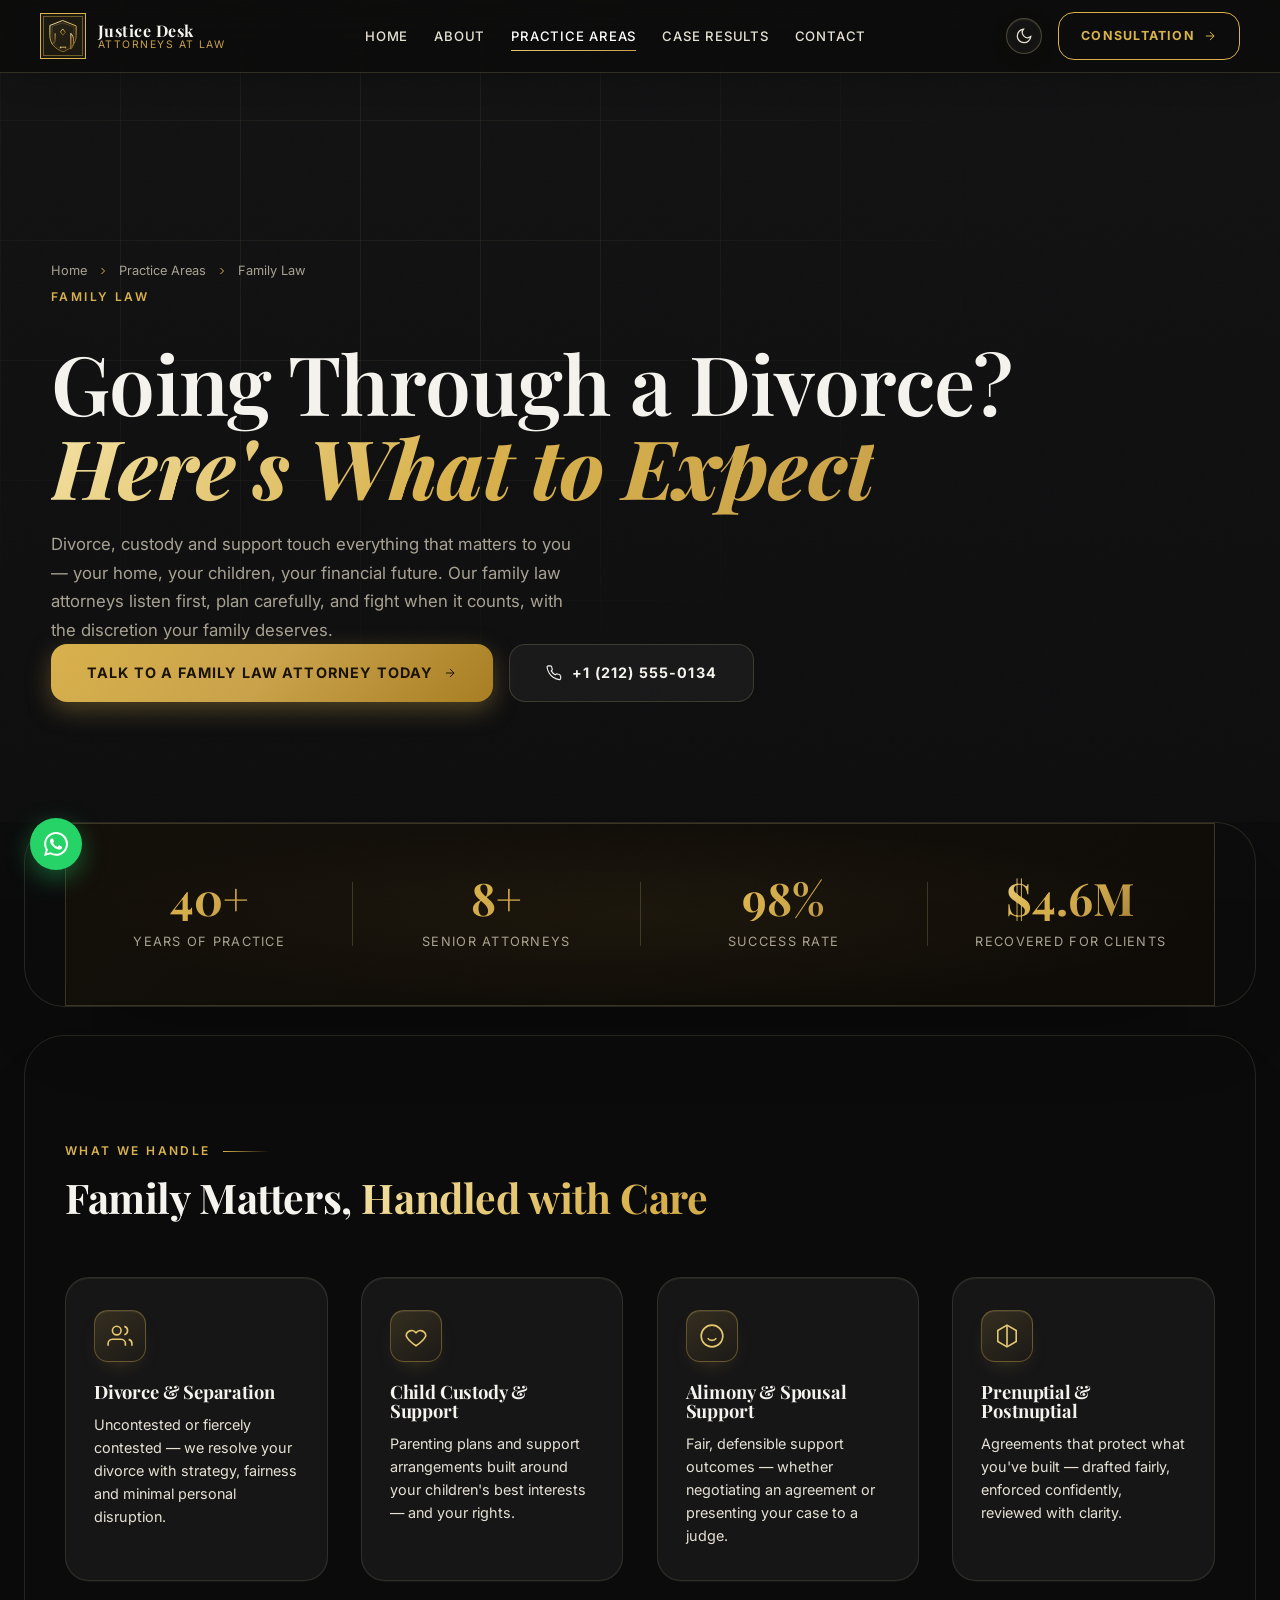
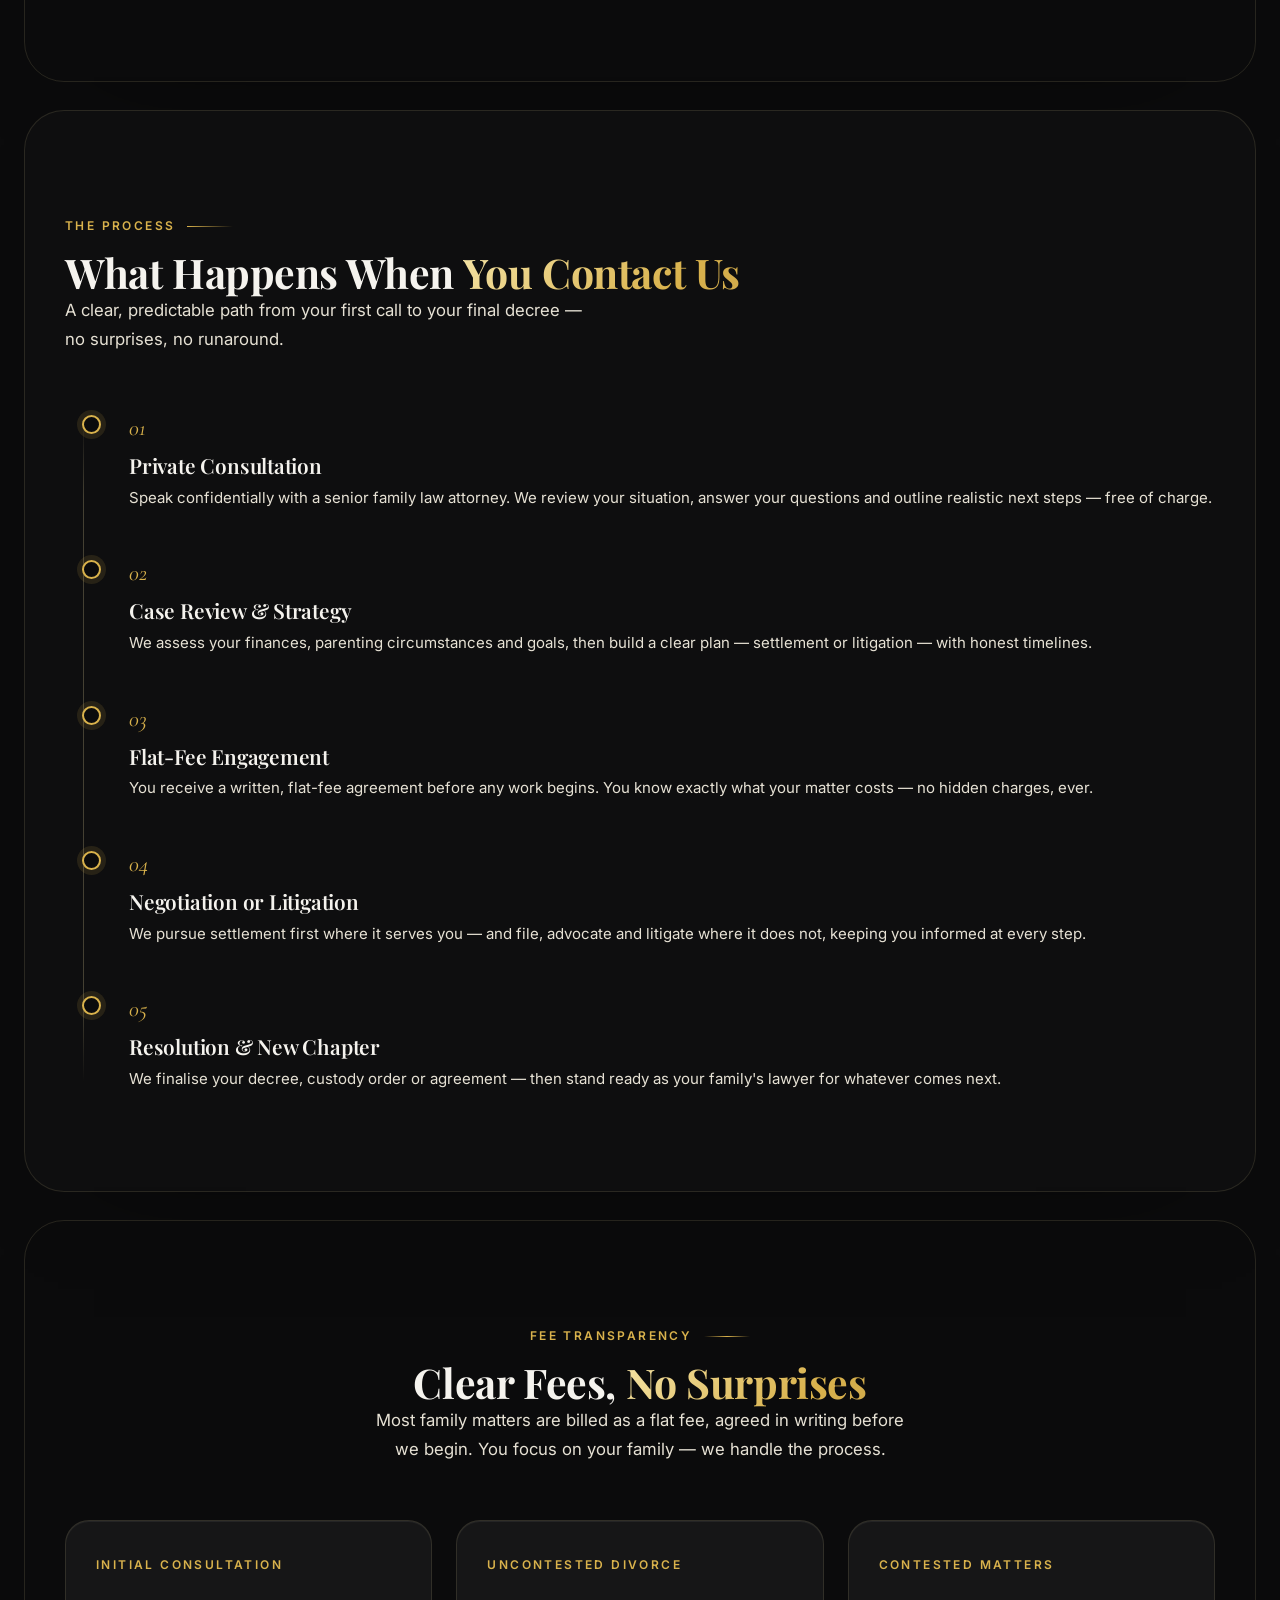
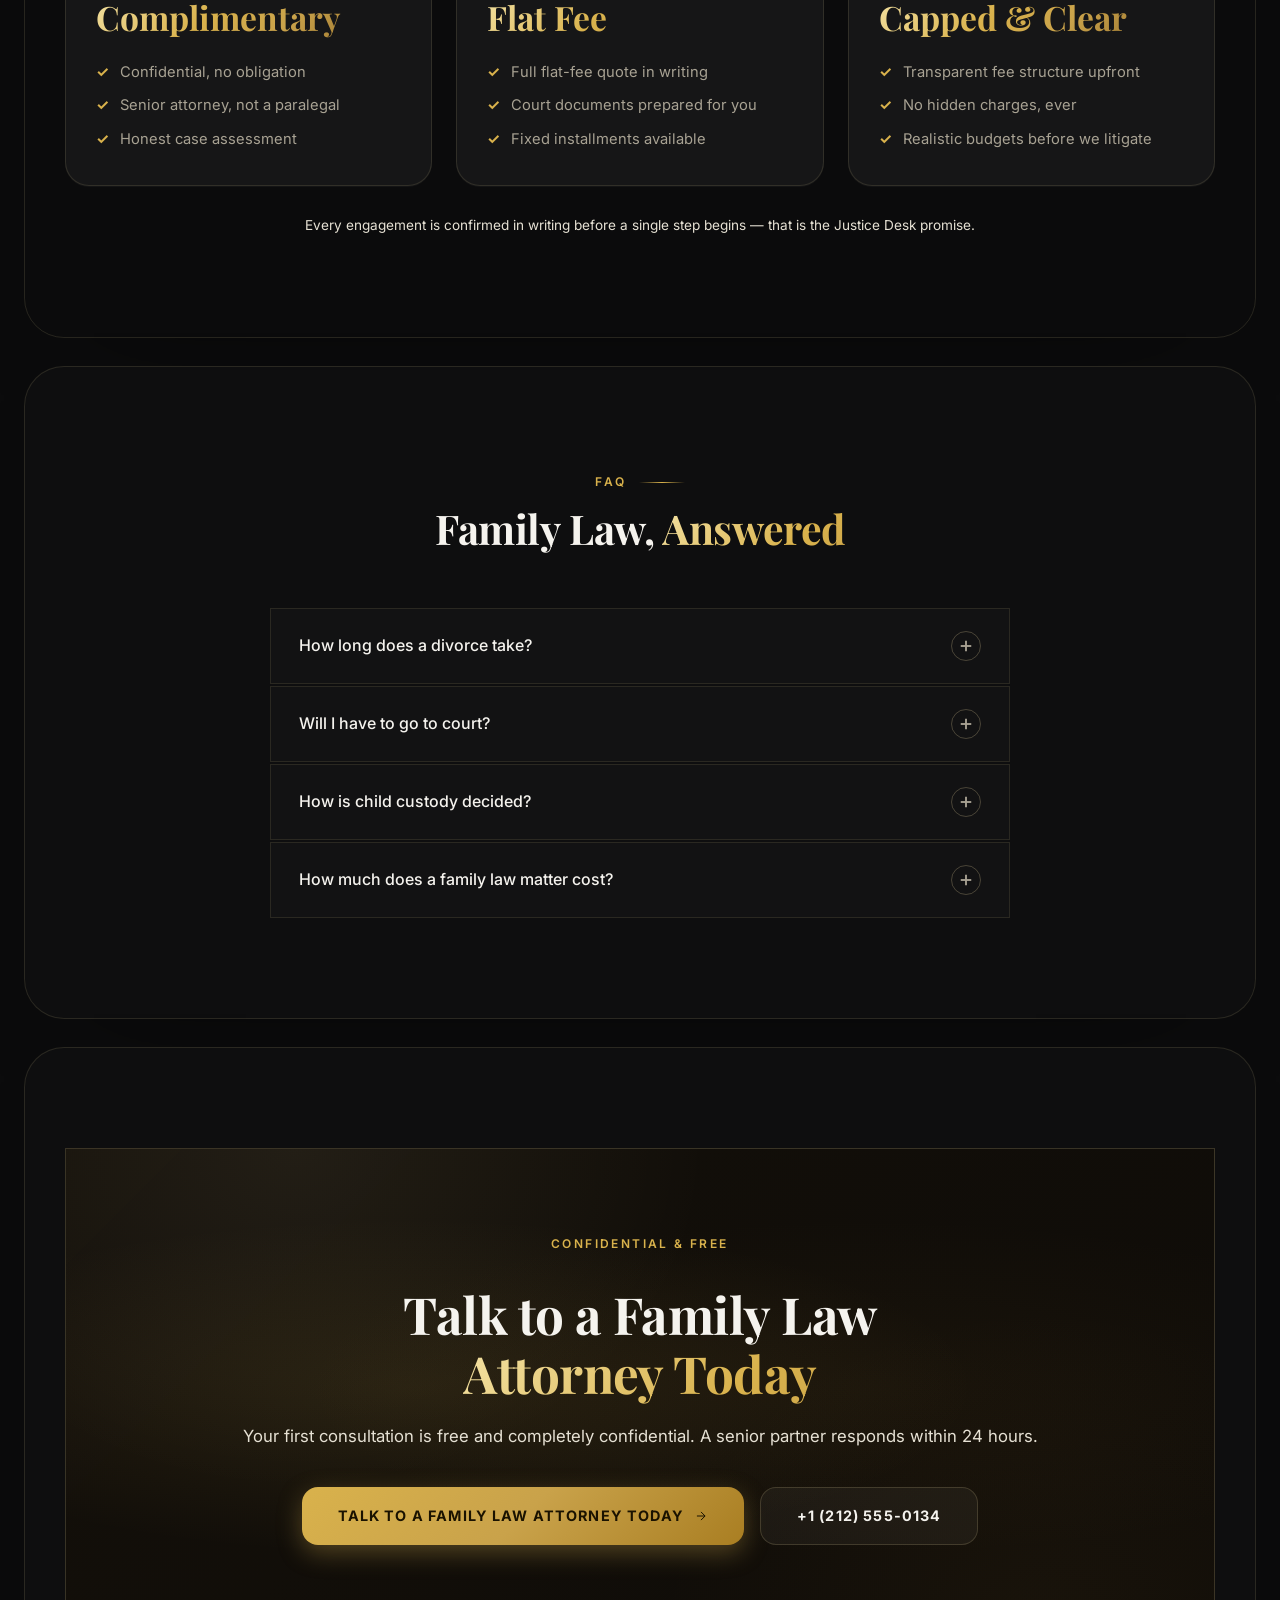
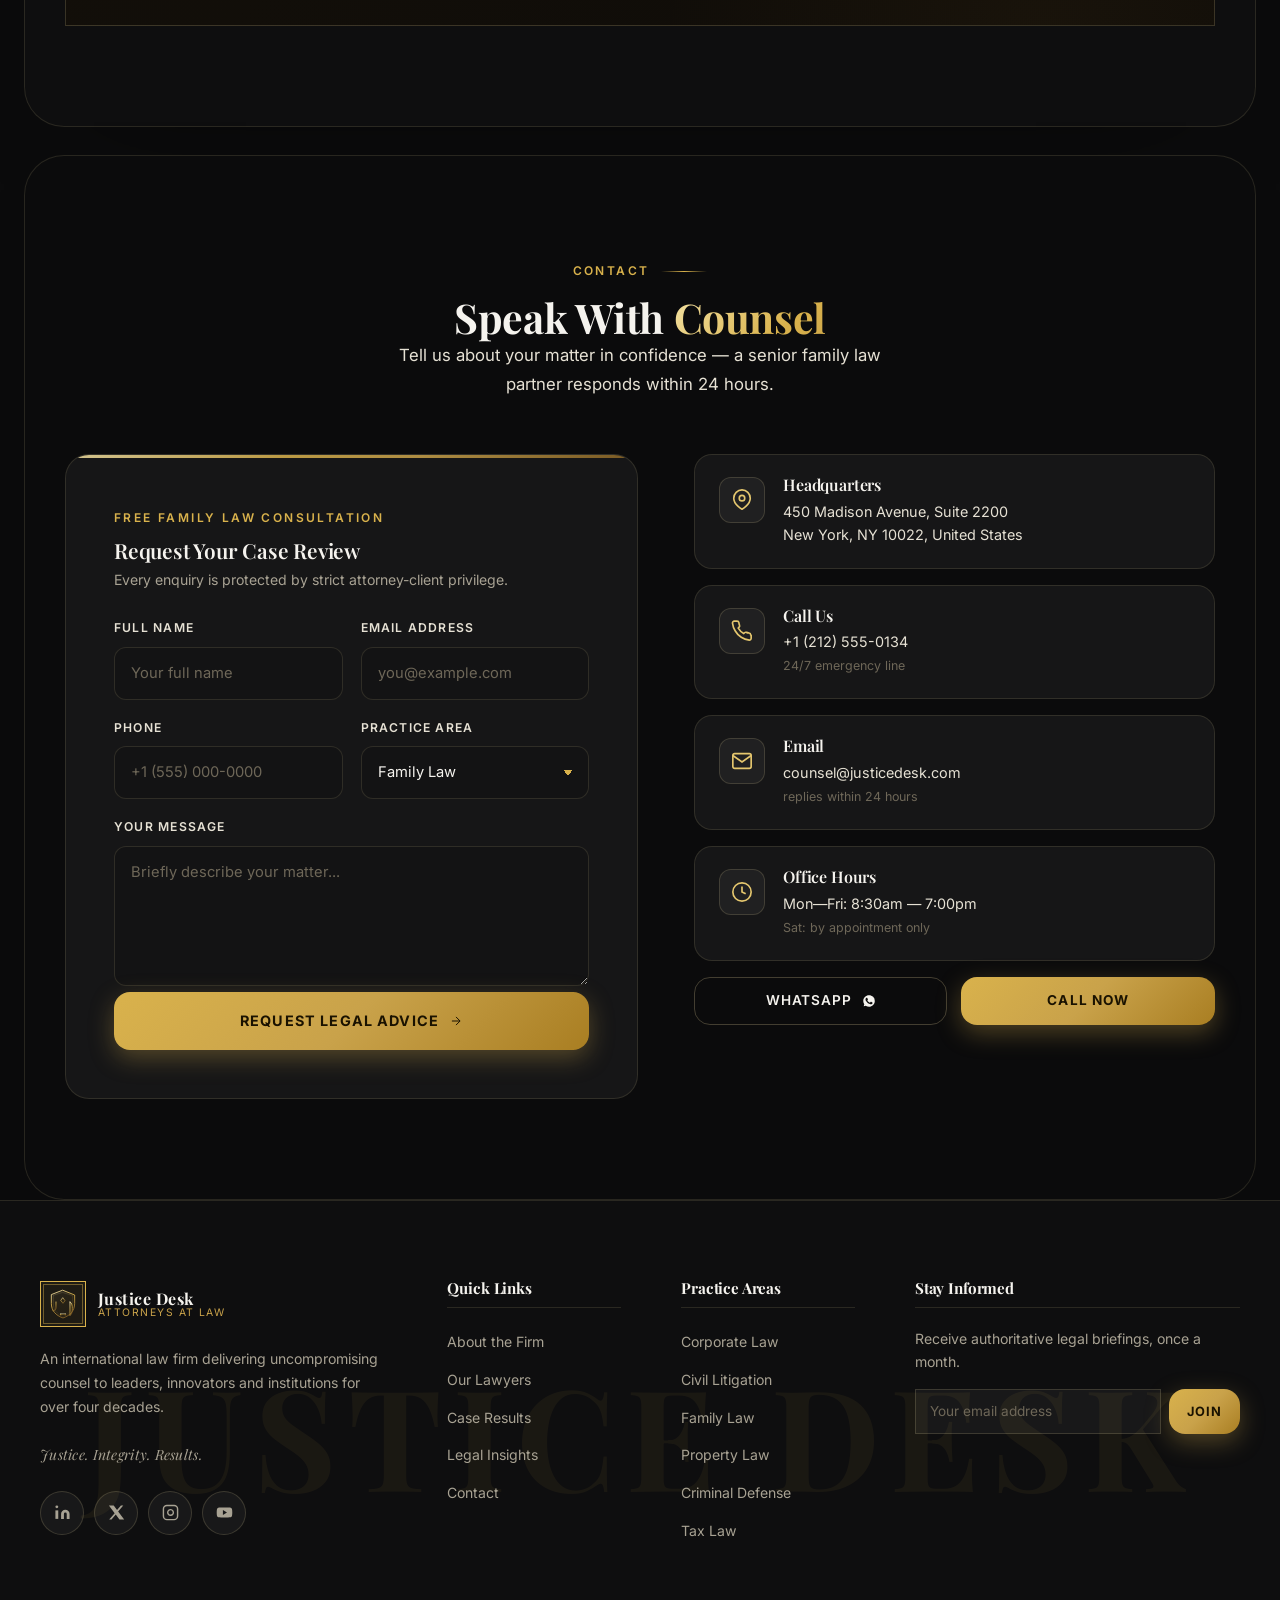
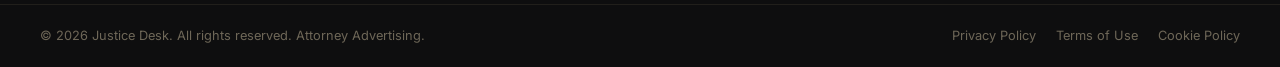
<file: practice-family-law.html>
<!DOCTYPE html>
<html lang="en" data-theme="dark">
<head>
  <meta charset="UTF-8">
  <meta name="viewport" content="width=device-width, initial-scale=1.0">
  <title>Family Law Attorneys | Justice Desk</title>
  <meta name="description" content="Going through a divorce or custody dispute? Justice Desk's family law attorneys offer compassionate, discrete counsel with flat-fee clarity. Talk to a family law attorney today.">
  <meta name="robots" content="index, follow">
  <meta name="theme-color" content="#0B0A09">
  <script>
    (function () {
      var t;
      try { t = localStorage.getItem("sv-theme"); } catch (e) {}
      if (!t) {
        try { t = window.matchMedia && window.matchMedia("(prefers-color-scheme: dark)").matches ? "dark" : "dark"; } catch (e) { t = "dark"; }
      }
      document.documentElement.setAttribute("data-theme", t);
    })();
  </script>
  <link rel="icon" type="image/svg+xml" href="assets/img/favicon.svg">
  <link rel="icon" type="image/png" sizes="192x192" href="assets/img/favicon.png">
  <link rel="apple-touch-icon" sizes="180x180" href="assets/img/apple-touch-icon.png">
  <link rel="preconnect" href="https://fonts.googleapis.com">
  <link rel="preconnect" href="https://fonts.gstatic.com" crossorigin>
  <link href="https://fonts.googleapis.com/css2?family=Cormorant+Garamond:ital,wght@0,400;1,400;1,500&family=Playfair+Display:ital,wght@0,400;0,600;0,700;0,800;0,900;1,400;1,800&family=Inter:wght@400;500;600;700&display=swap" rel="stylesheet">
  <link rel="stylesheet" href="css/styles.min.css">
  <style>
    .pp-fee-grid{display:grid;grid-template-columns:repeat(3,1fr);gap:24px}
    .pp-fee-card{display:flex;flex-direction:column;gap:14px;padding:34px 30px}
    .pp-fee-card .sv-eyebrow{margin-bottom:0}
    .pp-fee-price{font-family:var(--font-display);font-size:clamp(1.6rem,3vw,2.1rem);font-weight:700;background:var(--gold-gradient);-webkit-background-clip:text;background-clip:text;-webkit-text-fill-color:transparent}
    .pp-fee-card ul{display:flex;flex-direction:column;gap:10px;margin:0;padding:0;list-style:none;font-size:.92rem;color:var(--text-muted);line-height:1.6}
    .pp-fee-card ul li{position:relative;padding-left:24px}
    .pp-fee-card ul li::before{content:"✓";position:absolute;left:0;color:var(--gold-400);font-weight:700}
    .pp-fee-note{margin-top:28px;font-size:.85rem;color:var(--text-muted);text-align:center}
    @media(max-width:900px){.pp-fee-grid{grid-template-columns:1fr}}
    @media(max-width:720px){.sv-split{grid-template-columns:1fr;gap:40px}}
  </style>
</head>
<body class="grain">

  <!-- ============ LOADER ============ -->
  <div class="loader" role="status" aria-label="Loading">
    <div class="loader-inner">
      <div class="loader-emblem">
        <span class="ring"></span>
        <span class="ring-progress"></span>
        <span class="ring-pulse"></span>
        <img src="assets/img/logo-mark.svg" alt="" width="52" height="52">
      </div>
      <span class="loader-brand">Justice Desk</span>
      <span class="loader-count" data-loader-count>00%</span>
    </div>
  </div>

  <a class="skip-link" href="#main">Skip to main content</a>

  <!-- ============ HEADER ============ -->
  <header class="sv-nav" role="banner" id="sv-header">
    <div class="sv-nav-inner">
      <a href="index.html#top" class="sv-logo" aria-label="Justice Desk — Home">
        <span class="sv-logo-emblem">
          <img src="assets/img/logo-mark.svg" alt="" width="36" height="36">
        </span>
        <span class="sv-logo-text">
          <span class="sv-logo-name">Justice Desk</span>
          <span class="sv-logo-sub">Attorneys at Law</span>
        </span>
      </a>
      <nav class="sv-nav-links" aria-label="Primary">
        <a class="sv-nav-link" href="index.html#top">Home</a>
        <a class="sv-nav-link" href="index.html#about">About</a>
        <a class="sv-nav-link sv-nav-link--active" href="index.html#practice">Practice Areas</a>
        <a class="sv-nav-link" href="index.html#results">Case Results</a>
        <a class="sv-nav-link" href="#contact">Contact</a>
      </nav>
      <div class="sv-nav-actions">
        <button class="sv-theme-btn" type="button" data-theme-toggle aria-label="Toggle color theme" aria-pressed="true" id="theme-toggle-btn">
          <svg class="icon-moon" viewBox="0 0 24 24" fill="none" stroke="currentColor" stroke-width="2" width="18" height="18"><path d="M21 12.79A9 9 0 1 1 11.21 3 7 7 0 0 0 21 12.79z"/></svg>
          <svg class="icon-sun" viewBox="0 0 24 24" fill="none" stroke="currentColor" stroke-width="2" width="18" height="18"><circle cx="12" cy="12" r="5"/><line x1="12" y1="1" x2="12" y2="3"/><line x1="12" y1="21" x2="12" y2="23"/><line x1="4.22" y1="4.22" x2="5.64" y2="5.64"/><line x1="18.36" y1="18.36" x2="19.78" y2="19.78"/><line x1="1" y1="12" x2="3" y2="12"/><line x1="21" y1="12" x2="23" y2="12"/><line x1="4.22" y1="19.78" x2="5.64" y2="18.36"/><line x1="18.36" y1="5.64" x2="19.78" y2="4.22"/></svg>
        </button>
        <a href="#contact" class="sv-cta-btn" id="nav-consultation-btn">
          Consultation
          <svg viewBox="0 0 24 24" fill="none" stroke="currentColor" stroke-width="2.5" width="14" height="14"><path d="M5 12h14M12 5l7 7-7 7"/></svg>
        </a>
        <button class="sv-burger" type="button" aria-expanded="false" aria-controls="sv-mobile-menu" aria-label="Open menu" id="sv-burger-btn">
          <span></span><span></span><span></span>
        </button>
      </div>
    </div>
  </header>

  <!-- Mobile Menu -->
  <div class="sv-mobile-menu" id="sv-mobile-menu" aria-hidden="true">
    <nav class="sv-mobile-nav" aria-label="Mobile">
      <a class="sv-mobile-link" href="index.html#top"><span>01</span> Home</a>
      <a class="sv-mobile-link" href="index.html#about"><span>02</span> About</a>
      <a class="sv-mobile-link" href="index.html#practice"><span>03</span> Practice Areas</a>
      <a class="sv-mobile-link" href="index.html#team"><span>04</span> Our Lawyers</a>
      <a class="sv-mobile-link" href="index.html#results"><span>05</span> Case Results</a>
      <a class="sv-mobile-link" href="#contact"><span>06</span> Contact</a>
    </nav>
    <div class="sv-mobile-cta">
      <a href="#contact" class="sv-cta-btn sv-cta-btn--lg">Talk to a Family Law Attorney <svg viewBox="0 0 24 24" fill="none" stroke="currentColor" stroke-width="2.5" width="14" height="14"><path d="M5 12h14M12 5l7 7-7 7"/></svg></a>
    </div>
  </div>

  <main id="main">

    <!-- ============ PAGE HERO ============ -->
    <section class="page-hero" aria-labelledby="family-hero-heading">
      <div class="page-hero-bg" aria-hidden="true"></div>
      <div class="container">
        <nav class="breadcrumb" aria-label="Breadcrumb">
          <a href="index.html">Home</a>
          <svg viewBox="0 0 24 24" fill="none" stroke="currentColor" stroke-width="2"><path d="M9 18l6-6-6-6"/></svg>
          <a href="index.html#practice">Practice Areas</a>
          <svg viewBox="0 0 24 24" fill="none" stroke="currentColor" stroke-width="2"><path d="M9 18l6-6-6-6"/></svg>
          <span>Family Law</span>
        </nav>
        <p class="sv-eyebrow" data-reveal="fade">Family Law</p>
        <h1 id="family-hero-heading" data-hero-title>Going Through a Divorce?<br><em class="sv-gold-italic">Here's What to Expect</em></h1>
        <p class="sv-lead" data-reveal="up" style="--reveal-delay:.15s">Divorce, custody and support touch everything that matters to you — your home, your children, your financial future. Our family law attorneys listen first, plan carefully, and fight when it counts, with the discretion your family deserves.</p>
        <div class="sv-cta-actions" data-reveal="up" style="--reveal-delay:.3s;justify-content:flex-start">
          <a href="#contact" class="sv-btn-primary sv-btn-lg">
            Talk to a Family Law Attorney Today
            <svg viewBox="0 0 24 24" fill="none" stroke="currentColor" stroke-width="2.5" width="14" height="14"><path d="M5 12h14M12 5l7 7-7 7"/></svg>
          </a>
          <a href="tel:+12125550134" class="sv-btn-glass sv-btn-lg">
            <svg viewBox="0 0 24 24" fill="none" stroke="currentColor" stroke-width="2" width="16" height="16"><path d="M22 16.92v3a2 2 0 0 1-2.18 2 19.79 19.79 0 0 1-8.63-3.07A19.5 19.5 0 0 1 4.69 12 19.79 19.79 0 0 1 1.61 3.4 2 2 0 0 1 3.6 1.22h3a2 2 0 0 1 2 1.72c.127.96.361 1.903.7 2.81a2 2 0 0 1-.45 2.11L7.91 8.8a16 16 0 0 0 6 6l.85-.85a2 2 0 0 1 2.11-.45c.907.339 1.85.573 2.81.7a2 2 0 0 1 1.72 2.02z"/></svg>
            +1 (212) 555-0134
          </a>
        </div>
      </div>
    </section>

    <!-- ============ STATS BAND ============ -->
    <section class="sv-section sv-stats-section" aria-label="Firm statistics">
      <div class="sv-container">
        <div class="sv-stats-band" data-reveal="zoom">
          <div class="sv-sband-item">
            <div class="sv-sband-num"><span data-count="40">0</span>+</div>
            <div class="sv-sband-lbl">Years of Practice</div>
          </div>
          <div class="sv-sband-divider"></div>
          <div class="sv-sband-item">
            <div class="sv-sband-num"><span data-count="8">0</span>+</div>
            <div class="sv-sband-lbl">Senior Attorneys</div>
          </div>
          <div class="sv-sband-divider"></div>
          <div class="sv-sband-item">
            <div class="sv-sband-num"><span data-count="98">0</span>%</div>
            <div class="sv-sband-lbl">Success Rate</div>
          </div>
          <div class="sv-sband-divider"></div>
          <div class="sv-sband-item">
            <div class="sv-sband-num">$<span data-count="4.6" data-decimals="1" data-suffix="M">0</span></div>
            <div class="sv-sband-lbl">Recovered for Clients</div>
          </div>
        </div>
      </div>
    </section>

    <!-- ============ WHAT WE HANDLE ============ -->
    <section class="sv-section" aria-labelledby="family-scope-heading">
      <div class="sv-container">
        <div class="sv-section-head-simple" data-reveal="up">
          <span class="sv-eyebrow">What We Handle</span>
          <h2 id="family-scope-heading" class="sv-h2">Family Matters, <span class="sv-gold-text">Handled with Care</span></h2>
        </div>
        <div class="sv-why-grid stagger" data-reveal>
          <div class="sv-why-card">
            <span class="sv-why-icon">
              <svg viewBox="0 0 24 24" fill="none" stroke="currentColor" stroke-width="1.5" width="26" height="26"><path d="M17 21v-2a4 4 0 0 0-4-4H5a4 4 0 0 0-4 4v2"/><circle cx="9" cy="7" r="4"/><path d="M23 21v-2a4 4 0 0 0-3-3.87"/><path d="M16 3.13a4 4 0 0 1 0 7.75"/></svg>
            </span>
            <h3>Divorce &amp; Separation</h3>
            <p>Uncontested or fiercely contested — we resolve your divorce with strategy, fairness and minimal personal disruption.</p>
          </div>
          <div class="sv-why-card">
            <span class="sv-why-icon">
              <svg viewBox="0 0 24 24" fill="none" stroke="currentColor" stroke-width="1.5" width="26" height="26"><path d="M12 21s-7-4.5-9-9a5 5 0 0 1 9-3 5 5 0 0 1 9 3c-2 4.5-9 9-9 9z"/></svg>
            </span>
            <h3>Child Custody &amp; Support</h3>
            <p>Parenting plans and support arrangements built around your children's best interests — and your rights.</p>
          </div>
          <div class="sv-why-card">
            <span class="sv-why-icon">
              <svg viewBox="0 0 24 24" fill="none" stroke="currentColor" stroke-width="1.5" width="26" height="26"><circle cx="12" cy="12" r="10"/><path d="M8 14s1.5 2 4 2 4-2 4-2"/><path d="M9 9h.01M15 9h.01"/></svg>
            </span>
            <h3>Alimony &amp; Spousal Support</h3>
            <p>Fair, defensible support outcomes — whether negotiating an agreement or presenting your case to a judge.</p>
          </div>
          <div class="sv-why-card">
            <span class="sv-why-icon">
              <svg viewBox="0 0 24 24" fill="none" stroke="currentColor" stroke-width="1.5" width="26" height="26"><path d="M12 2l8.5 5v10L12 22l-8.5-5V7z"/><path d="M12 22V2"/></svg>
            </span>
            <h3>Prenuptial &amp; Postnuptial</h3>
            <p>Agreements that protect what you've built — drafted fairly, enforced confidently, reviewed with clarity.</p>
          </div>
        </div>
      </div>
    </section>

    <!-- ============ PROCESS / TIMELINE ============ -->
    <section class="sv-section" aria-labelledby="family-process-heading" style="background:var(--bg-alt)">
      <div class="sv-container">
        <div class="sv-section-head-simple" data-reveal="up">
          <span class="sv-eyebrow">The Process</span>
          <h2 id="family-process-heading" class="sv-h2">What Happens When <span class="sv-gold-text">You Contact Us</span></h2>
          <p class="sv-lead" data-reveal="up" style="--reveal-delay:.1s">A clear, predictable path from your first call to your final decree — no surprises, no runaround.</p>
        </div>
        <div class="timeline" data-reveal="left">
          <div class="timeline-item">
            <div class="timeline-year">01</div>
            <h3>Private Consultation</h3>
            <p>Speak confidentially with a senior family law attorney. We review your situation, answer your questions and outline realistic next steps — free of charge.</p>
          </div>
          <div class="timeline-item">
            <div class="timeline-year">02</div>
            <h3>Case Review &amp; Strategy</h3>
            <p>We assess your finances, parenting circumstances and goals, then build a clear plan — settlement or litigation — with honest timelines.</p>
          </div>
          <div class="timeline-item">
            <div class="timeline-year">03</div>
            <h3>Flat-Fee Engagement</h3>
            <p>You receive a written, flat-fee agreement before any work begins. You know exactly what your matter costs — no hidden charges, ever.</p>
          </div>
          <div class="timeline-item">
            <div class="timeline-year">04</div>
            <h3>Negotiation or Litigation</h3>
            <p>We pursue settlement first where it serves you — and file, advocate and litigate where it does not, keeping you informed at every step.</p>
          </div>
          <div class="timeline-item">
            <div class="timeline-year">05</div>
            <h3>Resolution &amp; New Chapter</h3>
            <p>We finalise your decree, custody order or agreement — then stand ready as your family's lawyer for whatever comes next.</p>
          </div>
        </div>
      </div>
    </section>

    <!-- ============ FEE TRANSPARENCY ============ -->
    <section class="sv-section" aria-labelledby="family-fees-heading">
      <div class="sv-container">
        <div class="sv-section-head-simple center" data-reveal="up">
          <span class="sv-eyebrow">Fee Transparency</span>
          <h2 id="family-fees-heading" class="sv-h2">Clear Fees, <span class="sv-gold-text">No Surprises</span></h2>
          <p class="sv-lead" data-reveal="up" style="--reveal-delay:.1s">Most family matters are billed as a flat fee, agreed in writing before we begin. You focus on your family — we handle the process.</p>
        </div>
        <div class="pp-fee-grid stagger" data-reveal>
          <div class="sv-why-card pp-fee-card">
            <span class="sv-eyebrow">Initial Consultation</span>
            <div class="pp-fee-price">Complimentary</div>
            <ul>
              <li>Confidential, no obligation</li>
              <li>Senior attorney, not a paralegal</li>
              <li>Honest case assessment</li>
            </ul>
          </div>
          <div class="sv-why-card pp-fee-card">
            <span class="sv-eyebrow">Uncontested Divorce</span>
            <div class="pp-fee-price">Flat Fee</div>
            <ul>
              <li>Full flat-fee quote in writing</li>
              <li>Court documents prepared for you</li>
              <li>Fixed installments available</li>
            </ul>
          </div>
          <div class="sv-why-card pp-fee-card">
            <span class="sv-eyebrow">Contested Matters</span>
            <div class="pp-fee-price">Capped &amp; Clear</div>
            <ul>
              <li>Transparent fee structure upfront</li>
              <li>No hidden charges, ever</li>
              <li>Realistic budgets before we litigate</li>
            </ul>
          </div>
        </div>
        <p class="pp-fee-note" data-reveal="up">Every engagement is confirmed in writing before a single step begins — that is the Justice Desk promise.</p>
      </div>
    </section>

    <!-- ============ FAQ ============ -->
    <section class="sv-section sv-faq" aria-labelledby="family-faq-heading" style="background:var(--bg-alt)">
      <div class="sv-container sv-container-narrow">
        <div class="sv-section-head-simple center" data-reveal="up">
          <span class="sv-eyebrow">FAQ</span>
          <h2 id="family-faq-heading" class="sv-h2">Family Law, <span class="sv-gold-text">Answered</span></h2>
        </div>
        <div class="sv-accordion" data-reveal="up">
          <div class="sv-acc-item">
            <button class="sv-acc-btn" type="button" aria-expanded="false" id="ffaq-1-btn">
              How long does a divorce take?
              <span class="sv-acc-icon"><svg viewBox="0 0 24 24" fill="none" stroke="currentColor" stroke-width="2.5" width="18" height="18"><line x1="12" y1="5" x2="12" y2="19"/><line x1="5" y1="12" x2="19" y2="12"/></svg></span>
            </button>
            <div class="sv-acc-panel" aria-labelledby="ffaq-1-btn">
              <div class="sv-acc-inner">An uncontested divorce can be finalised in roughly 4 to 6 months. Contested matters — custody, support, property — typically run longer. At your consultation we'll give you an honest timeline based on your specific circumstances.</div>
            </div>
          </div>
          <div class="sv-acc-item">
            <button class="sv-acc-btn" type="button" aria-expanded="false" id="ffaq-2-btn">
              Will I have to go to court?
              <span class="sv-acc-icon"><svg viewBox="0 0 24 24" fill="none" stroke="currentColor" stroke-width="2.5" width="18" height="18"><line x1="12" y1="5" x2="12" y2="19"/><line x1="5" y1="12" x2="19" y2="12"/></svg></span>
            </button>
            <div class="sv-acc-panel" aria-labelledby="ffaq-2-btn">
              <div class="sv-acc-inner">Many family matters resolve through negotiation or mediation, keeping you out of the courtroom entirely. If an agreement isn't possible, we will prepare you completely and advocate for you before a judge — but court is never our first choice.</div>
            </div>
          </div>
          <div class="sv-acc-item">
            <button class="sv-acc-btn" type="button" aria-expanded="false" id="ffaq-3-btn">
              How is child custody decided?
              <span class="sv-acc-icon"><svg viewBox="0 0 24 24" fill="none" stroke="currentColor" stroke-width="2.5" width="18" height="18"><line x1="12" y1="5" x2="12" y2="19"/><line x1="5" y1="12" x2="19" y2="12"/></svg></span>
            </button>
            <div class="sv-acc-panel" aria-labelledby="ffaq-3-btn">
              <div class="sv-acc-inner">Courts focus on the child's best interests — stability, parental involvement and existing routines. We help you present a strong, evidence-based parenting plan, and negotiate arrangements that work for your family rather than against it.</div>
            </div>
          </div>
          <div class="sv-acc-item">
            <button class="sv-acc-btn" type="button" aria-expanded="false" id="ffaq-4-btn">
              How much does a family law matter cost?
              <span class="sv-acc-icon"><svg viewBox="0 0 24 24" fill="none" stroke="currentColor" stroke-width="2.5" width="18" height="18"><line x1="12" y1="5" x2="12" y2="19"/><line x1="5" y1="12" x2="19" y2="12"/></svg></span>
            </button>
            <div class="sv-acc-panel" aria-labelledby="ffaq-4-btn">
              <div class="sv-acc-inner">Most matters begin with a free consultation. Uncontested divorces are billed as a flat fee agreed in writing up front. Contested matters carry a transparent, capped fee structure — so you always know where you stand.</div>
            </div>
          </div>
        </div>
      </div>
    </section>

    <!-- ============ PRACTICE-SPECIFIC CTA ============ -->
    <section class="sv-section sv-cta-section" aria-label="Family law call to action">
      <div class="sv-container">
        <div class="sv-cta-banner">
          <div class="sv-cta-bg"></div>
          <div class="sv-cta-content">
            <span class="sv-eyebrow" data-reveal="fade">Confidential &amp; Free</span>
            <h2 data-reveal="blur">Talk to a Family Law<br><span class="sv-gold-text">Attorney Today</span></h2>
            <p data-reveal="up" style="--reveal-delay:.1s">Your first consultation is free and completely confidential. A senior partner responds within 24 hours.</p>
            <div class="sv-cta-actions" data-reveal="up" style="--reveal-delay:.2s">
              <a href="#contact" class="sv-btn-primary sv-btn-lg">
                Talk to a Family Law Attorney Today
                <svg viewBox="0 0 24 24" fill="none" stroke="currentColor" stroke-width="2.5" width="14" height="14"><path d="M5 12h14M12 5l7 7-7 7"/></svg>
              </a>
              <a href="tel:+12125550134" class="sv-btn-glass sv-btn-lg">+1 (212) 555-0134</a>
            </div>
          </div>
        </div>
      </div>
    </section>

    <!-- ============ CONTACT ============ -->
    <section class="sv-section sv-contact" id="contact" aria-labelledby="family-contact-heading">
      <div class="sv-container">
        <div class="sv-section-head-simple center" data-reveal="up">
          <span class="sv-eyebrow">Contact</span>
          <h2 id="family-contact-heading" class="sv-h2">Speak With <span class="sv-gold-text">Counsel</span></h2>
          <p class="sv-lead" data-reveal="up" style="--reveal-delay:.1s">Tell us about your matter in confidence — a senior family law partner responds within 24 hours.</p>
        </div>
        <div class="sv-contact-grid">
          <div class="sv-form-card" data-reveal="left">
            <span class="sv-eyebrow" style="margin-bottom:12px">Free Family Law Consultation</span>
            <h3 style="font-family:var(--font-display);font-size:1.3rem;color:var(--text);margin:0 0 6px">Request Your Case Review</h3>
            <p style="font-size:.88rem;margin:0 0 26px;color:var(--text-muted)">Every enquiry is protected by strict attorney-client privilege.</p>
            <form data-form novalidate>
              <div class="sv-form-grid">
                <div class="sv-form-field">
                  <label class="sv-form-label" for="c-name">Full Name</label>
                  <input class="sv-form-input" id="c-name" type="text" placeholder="Your full name" required>
                  <span class="sv-form-error">Please enter your name.</span>
                </div>
                <div class="sv-form-field">
                  <label class="sv-form-label" for="c-email">Email Address</label>
                  <input class="sv-form-input" id="c-email" type="email" placeholder="you@example.com" required>
                  <span class="sv-form-error">Please enter a valid email.</span>
                </div>
                <div class="sv-form-field">
                  <label class="sv-form-label" for="c-phone">Phone</label>
                  <input class="sv-form-input" id="c-phone" type="tel" placeholder="+1 (555) 000-0000">
                </div>
                <div class="sv-form-field">
                  <label class="sv-form-label" for="c-area">Practice Area</label>
                  <select class="sv-form-select" id="c-area">
                    <option selected>Family Law</option>
                    <option>Divorce &amp; Separation</option>
                    <option>Child Custody &amp; Support</option>
                    <option>Alimony &amp; Spousal Support</option>
                    <option>Prenuptial &amp; Postnuptial</option>
                    <option>Other / Unsure</option>
                  </select>
                </div>
                <div class="sv-form-field full">
                  <label class="sv-form-label" for="c-msg">Your Message</label>
                  <textarea class="sv-form-textarea" id="c-msg" placeholder="Briefly describe your matter..." required></textarea>
                  <span class="sv-form-error">Please describe your matter.</span>
                </div>
              </div>
              <div class="sv-form-success" role="status">
                <svg viewBox="0 0 24 24" fill="none" stroke="currentColor" stroke-width="2" width="22" height="22" style="flex-shrink:0"><path d="M20 6L9 17l-5-5"/></svg>
                Thank you. A senior partner will contact you within 24 hours.
              </div>
              <button class="sv-btn-primary sv-btn-lg" type="submit" style="width:100%;justify-content:center;margin-top:6px">
                Request Legal Advice
                <svg viewBox="0 0 24 24" fill="none" stroke="currentColor" stroke-width="2.5" width="14" height="14"><path d="M5 12h14M12 5l7 7-7 7"/></svg>
              </button>
            </form>
          </div>
          <div class="sv-contact-info" data-reveal="right">
            <div class="sv-contact-row">
              <span class="sv-contact-ico"><svg viewBox="0 0 24 24" fill="none" stroke="currentColor" stroke-width="1.8" width="22" height="22"><path d="M21 10c0 7-9 12-9 12s-9-5-9-12a9 9 0 0 1 18 0z"/><circle cx="12" cy="10" r="3"/></svg></span>
              <div>
                <h4>Headquarters</h4>
                <p>450 Madison Avenue, Suite 2200<br>New York, NY 10022, United States</p>
              </div>
            </div>
            <div class="sv-contact-row">
              <span class="sv-contact-ico"><svg viewBox="0 0 24 24" fill="none" stroke="currentColor" stroke-width="1.8" width="22" height="22"><path d="M22 16.92v3a2 2 0 0 1-2.18 2 19.79 19.79 0 0 1-8.63-3.07A19.5 19.5 0 0 1 4.69 12 19.79 19.79 0 0 1 1.61 3.4 2 2 0 0 1 3.6 1.22h3a2 2 0 0 1 2 1.72c.127.96.361 1.903.7 2.81a2 2 0 0 1-.45 2.11L7.91 8.8a16 16 0 0 0 6 6l.85-.85a2 2 0 0 1 2.11-.45c.907.339 1.85.573 2.81.7a2 2 0 0 1 1.72 2.02z"/></svg></span>
              <div>
                <h4>Call Us</h4>
                <p>+1 (212) 555-0134<br><span class="muted">24/7 emergency line</span></p>
              </div>
            </div>
            <div class="sv-contact-row">
              <span class="sv-contact-ico"><svg viewBox="0 0 24 24" fill="none" stroke="currentColor" stroke-width="1.8" width="22" height="22"><path d="M4 4h16c1.1 0 2 .9 2 2v12c0 1.1-.9 2-2 2H4c-1.1 0-2-.9-2-2V6c0-1.1.9-2 2-2z"/><path d="M22 6l-10 7L2 6"/></svg></span>
              <div>
                <h4>Email</h4>
                <p>counsel@justicedesk.com<br><span class="muted">replies within 24 hours</span></p>
              </div>
            </div>
            <div class="sv-contact-row">
              <span class="sv-contact-ico"><svg viewBox="0 0 24 24" fill="none" stroke="currentColor" stroke-width="1.8" width="22" height="22"><circle cx="12" cy="12" r="10"/><path d="M12 6v6l4 2"/></svg></span>
              <div>
                <h4>Office Hours</h4>
                <p>Mon—Fri: 8:30am — 7:00pm<br><span class="muted">Sat: by appointment only</span></p>
              </div>
            </div>
            <div class="sv-contact-actions">
              <a href="https://wa.me/12125550134" class="sv-btn-ghost" style="justify-content:center">WhatsApp <svg viewBox="0 0 24 24" fill="currentColor" width="14" height="14"><path d="M17.472 14.382c-.297-.149-1.758-.867-2.03-.967-.273-.099-.471-.148-.67.15-.197.297-.767.966-.94 1.164-.173.199-.347.223-.644.075-.297-.15-1.255-.463-2.39-1.475-.883-.788-1.48-1.761-1.653-2.059-.173-.297-.018-.458.13-.606.134-.133.298-.347.446-.52.149-.174.198-.298.298-.497.099-.198.05-.371-.025-.52-.075-.149-.669-1.612-.916-2.207-.242-.579-.487-.5-.669-.51-.173-.008-.371-.01-.57-.01-.198 0-.52.074-.792.372-.272.297-1.04 1.016-1.04 2.479 0 1.462 1.065 2.875 1.213 3.074.149.198 2.096 3.2 5.077 4.487.709.306 1.262.489 1.694.625.712.227 1.36.195 1.871.118.571-.085 1.758-.719 2.006-1.413.248-.694.248-1.289.173-1.413-.074-.124-.272-.198-.57-.347m-5.421 7.403h-.004a9.87 9.87 0 0 1-5.031-1.378l-.361-.214-3.741.982.998-3.648-.235-.374a9.86 9.86 0 0 1-1.51-5.26c.001-5.45 4.436-9.884 9.888-9.884 2.64 0 5.122 1.03 6.988 2.898a9.825 9.825 0 0 1 2.893 6.994c-.003 5.45-4.437 9.884-9.885 9.884"/></svg></a>
              <a href="tel:+12125550134" class="sv-btn-primary" style="justify-content:center">Call Now</a>
            </div>
          </div>
        </div>
      </div>
    </section>

  </main>

  <!-- ============ FOOTER ============ -->
  <footer class="sv-footer" role="contentinfo">
    <div class="sv-footer-top">
      <div class="sv-container">
        <div class="sv-footer-grid">
          <div class="sv-footer-brand">
            <a href="index.html" class="sv-logo" aria-label="Justice Desk — Home">
              <span class="sv-logo-emblem">
                <img src="assets/img/logo-mark.svg" alt="" width="32" height="32">
              </span>
              <span class="sv-logo-text">
                <span class="sv-logo-name">Justice Desk</span>
                <span class="sv-logo-sub">Attorneys at Law</span>
              </span>
            </a>
            <p>An international law firm delivering uncompromising counsel to leaders, innovators and institutions for over four decades.</p>
            <p class="footer-tagline">Justice. Integrity. Results.</p>
            <div class="sv-socials">
              <a class="sv-social-btn" href="#" aria-label="LinkedIn"><svg viewBox="0 0 24 24" fill="currentColor" width="18" height="18"><path d="M16 8a6 6 0 0 1 6 6v7h-4v-7a2 2 0 0 0-2-2 2 2 0 0 0-2 2v7h-4v-7a6 6 0 0 1 6-6z"/><rect x="2" y="9" width="4" height="12"/><circle cx="4" cy="4" r="2"/></svg></a>
              <a class="sv-social-btn" href="#" aria-label="X"><svg viewBox="0 0 24 24" fill="currentColor" width="18" height="18"><path d="M18.244 2.25h3.308l-7.227 8.26 8.502 11.24H16.17l-5.214-6.817L4.99 21.75H1.68l7.73-8.835L1.254 2.25H8.08l4.713 6.231z"/></svg></a>
              <a class="sv-social-btn" href="#" aria-label="Instagram"><svg viewBox="0 0 24 24" fill="none" stroke="currentColor" stroke-width="2" width="18" height="18"><rect x="2" y="2" width="20" height="20" rx="5" ry="5"/><path d="M16 11.37A4 4 0 1 1 12.63 8 4 4 0 0 1 16 11.37z"/><line x1="17.5" y1="6.5" x2="17.51" y2="6.5"/></svg></a>
              <a class="sv-social-btn" href="#" aria-label="YouTube"><svg viewBox="0 0 24 24" fill="currentColor" width="18" height="18"><path d="M23 12s0-3.3-.44-4.9a2.6 2.6 0 0 0-1.85-1.85C18.9 5 12 5 12 5s-6.9 0-8.71.25A2.6 2.6 0 0 0 1.44 7.1C1 8.7 1 12 1 12s0 3.3.44 4.9c.2.9.9 1.65 1.85 1.85C5.1 19 12 19 12 19s6.9 0 8.7-.25a2.6 2.6 0 0 0 1.85-1.85C23 15.3 23 12 23 12zM9.75 15.5v-7L15.5 12z"/></svg></a>
            </div>
          </div>
          <div class="sv-footer-col">
            <h4>Quick Links</h4>
            <ul>
              <li><a href="index.html#about">About the Firm</a></li>
              <li><a href="index.html#team">Our Lawyers</a></li>
              <li><a href="index.html#results">Case Results</a></li>
              <li><a href="index.html#insights">Legal Insights</a></li>
              <li><a href="#contact">Contact</a></li>
            </ul>
          </div>
          <div class="sv-footer-col">
            <h4>Practice Areas</h4>
            <ul>
              <li><a href="practice-corporate-law.html">Corporate Law</a></li>
              <li><a href="index.html#practice">Civil Litigation</a></li>
              <li><a href="practice-family-law.html">Family Law</a></li>
              <li><a href="index.html#practice">Property Law</a></li>
              <li><a href="index.html#practice">Criminal Defense</a></li>
              <li><a href="index.html#practice">Tax Law</a></li>
            </ul>
          </div>
          <div class="sv-footer-col">
            <h4>Stay Informed</h4>
            <p>Receive authoritative legal briefings, once a month.</p>
            <form class="sv-newsletter" data-form novalidate>
              <label class="visually-hidden" for="footer-email">Email address</label>
              <input id="footer-email" type="email" placeholder="Your email address" required class="sv-newsletter-input">
              <button type="submit" class="sv-btn-primary sv-btn-sm">Join</button>
            </form>
          </div>
        </div>
      </div>
    </div>
    <div class="sv-footer-bottom">
      <div class="sv-container sv-footer-bottom-inner">
        <p>&copy; <span data-year>2026</span> Justice Desk. All rights reserved. Attorney Advertising.</p>
        <div class="sv-footer-legal">
          <a href="#">Privacy Policy</a>
          <a href="#">Terms of Use</a>
          <a href="#">Cookie Policy</a>
        </div>
      </div>
    </div>
  </footer>

  <!-- Floating actions -->
  <a class="sv-whatsapp" href="https://wa.me/12125550134" target="_blank" rel="noopener" aria-label="Chat on WhatsApp">
    <svg viewBox="0 0 24 24" fill="currentColor" width="24" height="24"><path d="M17.472 14.382c-.297-.149-1.758-.867-2.03-.967-.273-.099-.471-.148-.67.15-.197.297-.767.966-.94 1.164-.173.199-.347.223-.644.075-.297-.15-1.255-.463-2.39-1.475-.883-.788-1.48-1.761-1.653-2.059-.173-.297-.018-.458.13-.606.134-.133.298-.347.446-.52.149-.174.198-.298.298-.497.099-.198.05-.371-.025-.52-.075-.149-.669-1.612-.916-2.207-.242-.579-.487-.5-.669-.51-.173-.008-.371-.01-.57-.01-.198 0-.52.074-.792.372-.272.297-1.04 1.016-1.04 2.479 0 1.462 1.065 2.875 1.213 3.074.149.198 2.096 3.2 5.077 4.487.709.306 1.262.489 1.694.625.712.227 1.36.195 1.871.118.571-.085 1.758-.719 2.006-1.413.248-.694.248-1.289.173-1.413-.074-.124-.272-.198-.57-.347m-5.421 7.403h-.004a9.87 9.87 0 0 1-5.031-1.378l-.361-.214-3.741.982.998-3.648-.235-.374a9.86 9.86 0 0 1-1.51-5.26c.001-5.45 4.436-9.884 9.888-9.884 2.64 0 5.122 1.03 6.988 2.898a9.825 9.825 0 0 1 2.893 6.994c-.003 5.45-4.437 9.884-9.885 9.884m8.413-18.297A11.815 11.815 0 0 0 12.05 0C5.495 0 .16 5.335.157 11.892c0 2.096.547 4.142 1.588 5.945L.057 24l6.305-1.654a11.882 11.882 0 0 0 5.683 1.448h.005c6.554 0 11.89-5.335 11.893-11.893a11.821 11.821 0 0 0-3.48-8.413Z"/></svg>
  </a>
  <button class="sv-to-top" type="button" aria-label="Back to top" id="back-to-top-btn">
    <svg viewBox="0 0 24 24" fill="none" stroke="currentColor" stroke-width="2.5" width="18" height="18"><path d="M18 15l-6-6-6 6"/></svg>
  </button>

  <script src="js/main.js" defer></script>
  <script src="js/home.js" defer></script>
</body>
</html>
</file>
<file: css/styles.min.css>
:root{--gold-50:#FBF3D5;--gold-100:#F4E3A6;--gold-200:#EAD27E;--gold-300:#E5C76E;--gold-400:#D9B24C;--gold-500:#C9A24A;--gold-600:#A97E22;--gold-700:#8A6526;--gold-800:#5C4216;--gold-900:#382A0D;--gold-gradient:linear-gradient(135deg, #F4E3A6 0%, #D9B24C 38%, #C9A24A 62%, #8A6526 100%);--gold-gradient-soft:linear-gradient(135deg, rgba(244,227,166,.9), rgba(217,178,76,.55) 55%, rgba(138,101,38,.35));--gold-shimmer:linear-gradient(100deg, #8A6526 20%, #F4E3A6 42%, #FFF6D8 50%, #F4E3A6 58%, #8A6526 80%);--font-display:"Playfair Display",Georgia,serif;--font-serif:"Cormorant Garamond",Georgia,serif;--font-sans:"Inter",system-ui,-apple-system,sans-serif;--fs-hero:clamp(3.4rem, 10.5vw, 9rem);--fs-display:clamp(2.4rem, 6vw, 4.6rem);--fs-title:clamp(1.9rem, 3.6vw, 3rem);--fs-lead:clamp(1.05rem, 1.6vw, 1.3rem);--fs-base:1.02rem;--lh-hero:0.98;--lh-display:1.04;--lh-body:1.7;--r-sm:10px;--r-md:16px;--r-lg:24px;--r-xl:34px;--r-full:999px;--ease-out-quart:cubic-bezier(0.22, 1, 0.36, 1);--ease-out-expo:cubic-bezier(0.16, 1, 0.3, 1);--ease-spring:cubic-bezier(0.34, 1.56, 0.64, 1);--ease-in-out:cubic-bezier(0.65, 0, 0.35, 1);--glass-bg:rgba(255, 255, 255, 0.045);--glass-bg-strong:rgba(20, 18, 14, 0.55);--glass-border:rgba(244, 227, 166, 0.16);--glass-blur:22px;--shadow-sm:0 2px 12px rgba(0,0,0,.18);--shadow-md:0 14px 40px rgba(0,0,0,.32);--shadow-lg:0 30px 70px rgba(0,0,0,.45);--shadow-gold:0 10px 34px rgba(201,162,74,.28);--shadow-gold-lg:0 22px 70px rgba(201,162,74,.35);--shadow-inset:inset 0 1px 0 rgba(255,255,255,.06);--focus-ring:3px solid rgba(217,178,76,.7);--spotlight:radial-gradient(600px circle at var(--mx, 50%) var(--my, 40%), rgba(217,178,76,.14), transparent 45%);--noise:url("data:image/svg+xml,%3Csvg xmlns='http://www.w3.org/2000/svg' width='200' height='200'%3E%3Cfilter id='n'%3E%3CfeTurbulence type='fractalNoise' baseFrequency='0.85' numOctaves='3' stitchTiles='stitch'/%3E%3C/filter%3E%3Crect width='100%25' height='100%25' filter='url(%23n)' opacity='0.5'/%3E%3C/svg%3E")}[data-theme=dark]{color-scheme:dark;--bg:#0B0B0C;--bg-elevated:#131314;--bg-alt:#0E0E0F;--surface:#161617;--surface-2:#1C1C1D;--surface-3:#242426;--border:rgba(244, 227, 166, 0.12);--border-strong:rgba(244, 227, 166, 0.24);--text:#F5F3EE;--text-soft:#E6E1D4;--text-muted:#A8A293;--text-faint:#6E6758;--gold-text:var(--gold-300);--gold-ink:#241C07;--glass-bg:rgba(255, 255, 255, 0.045);--glass-bg-strong:rgba(18, 16, 12, 0.62);--glass-border:rgba(244, 227, 166, 0.16);--shadow-md:0 14px 40px rgba(0,0,0,.5);--shadow-lg:0 30px 80px rgba(0,0,0,.6);--bg-aura-1:rgba(217,178,76,.09);--bg-aura-2:rgba(138,101,38,.05);--navbar-bg:rgba(11, 11, 12, 0.62);--navbar-blur:24px}[data-theme=light]{color-scheme:light;--bg:#F7F7F5;--bg-elevated:#FFFFFF;--bg-alt:#EDEEE9;--surface:#FFFFFF;--surface-2:#F7F7F4;--surface-3:#F1F1EC;--border:rgba(90, 72, 40, 0.16);--border-strong:rgba(138, 101, 38, 0.35);--text:#161310;--text-soft:#3E3A30;--text-muted:#6E6655;--text-faint:#A49A82;--gold-text:var(--gold-600);--gold-ink:#FFF;--glass-bg:rgba(255, 255, 255, 0.55);--glass-bg-strong:rgba(255, 255, 255, 0.72);--glass-border:rgba(138, 101, 38, 0.22);--shadow-md:0 16px 44px rgba(74, 60, 30, .14);--shadow-lg:0 34px 80px rgba(74, 60, 30, .2);--bg-aura-1:rgba(201,162,74,.14);--bg-aura-2:rgba(138,101,38,.08);--navbar-bg:rgba(247, 247, 245, 0.7);--navbar-blur:24px}@media (prefers-color-scheme:dark){:root:not([data-theme]){--bg:#0B0B0C;--bg-elevated:#131314;--bg-alt:#0E0E0F;--surface:#161617;--surface-2:#1C1C1D;--surface-3:#242426;--border:rgba(244, 227, 166, 0.12);--border-strong:rgba(244, 227, 166, 0.24);--text:#F5F3EE;--text-soft:#E6E1D4;--text-muted:#A8A293;--text-faint:#6E6758;--gold-text:var(--gold-300);--gold-ink:#241C07;--glass-bg:rgba(255,255,255,.045);--glass-bg-strong:rgba(18,16,12,.62);--glass-border:rgba(244, 227, 166, 0.16);--bg-aura-1:rgba(217,178,76,.09);--bg-aura-2:rgba(138,101,38,.05);--navbar-bg:rgba(11,11,12,.62)}}@media (prefers-color-scheme:light){:root:not([data-theme]){--bg:#F7F7F5;--bg-elevated:#FFFFFF;--bg-alt:#EDEEE9;--surface:#FFFFFF;--surface-2:#F7F7F4;--surface-3:#F1F1EC;--border:rgba(90,72,40,.16);--border-strong:rgba(138,101,38,.35);--text:#161310;--text-soft:#3E3A30;--text-muted:#6E6655;--text-faint:#A49A82;--gold-text:var(--gold-600);--gold-ink:#FFF;--glass-bg:rgba(255,255,255,.55);--glass-bg-strong:rgba(255,255,255,.72);--glass-border:rgba(138,101,38,.22);--bg-aura-1:rgba(201,162,74,.14);--bg-aura-2:rgba(138,101,38,.08);--navbar-bg:rgba(247,247,245,.7)}}:root,[data-theme]{--surface-elevated:var(--bg-elevated);--text-strong:var(--text);--font-display-2:var(--font-serif)}*,::after,::before{box-sizing:border-box;margin:0;padding:0}html{scroll-behavior:smooth;scroll-padding-top:96px;-webkit-text-size-adjust:100%}body{font-family:var(--font-sans);font-size:var(--fs-base);line-height:var(--lh-body);color:var(--text);background:var(--bg);position:relative;overflow-x:hidden;transition:background-color .7s,color .7s;-webkit-font-smoothing:antialiased;-moz-osx-font-smoothing:grayscale}body::before{content:"";position:fixed;inset:0;z-index:0;pointer-events:none;background:radial-gradient(1100px circle at 85% -5%,var(--bg-aura-1),transparent 55%),radial-gradient(900px circle at -10% 25%,var(--bg-aura-2),transparent 50%),radial-gradient(800px circle at 50% 110%,var(--bg-aura-1),transparent 60%);transition:opacity .7s}body::after{content:"";position:fixed;inset:0;z-index:2;pointer-events:none;opacity:.035;background-image:var(--noise)}canvas,img,svg,video{display:block;max-width:100%}a{color:inherit;text-decoration:none}ol,ul{list-style:none}button,input,select,textarea{font:inherit;color:inherit;background:0 0;border:none}button{cursor:pointer}::selection{background:var(--gold-500);color:#fff}:focus-visible{outline:var(--focus-ring);outline-offset:3px;border-radius:4px}.skip-link{position:fixed;top:-100px;left:24px;z-index:10000;padding:12px 20px;background:var(--gold-gradient);color:#241c07;border-radius:var(--r-sm);transition:top .3s}.skip-link:focus{top:16px}h1,h2,h3,h4,h5{font-family:var(--font-display);font-weight:600;line-height:var(--lh-display);letter-spacing:-.01em;color:var(--text)}.display-xl{font-size:var(--fs-hero);line-height:var(--lh-hero)}.display-lg{font-size:var(--fs-display)}.section-title{font-size:var(--fs-title)}.section-subtitle{font-size:var(--fs-lead);color:var(--text-muted);font-weight:400}.lead{font-size:var(--fs-lead);line-height:1.6;color:var(--text-soft);font-weight:300}.gold-text{background:var(--gold-shimmer);background-size:220% auto;-webkit-background-clip:text;background-clip:text;-webkit-text-fill-color:transparent;color:transparent;animation:6s linear infinite gold-shimmer}[data-theme=light] .gold-text{background:var(--gold-gradient);background-size:200% auto;-webkit-background-clip:text;background-clip:text;-webkit-text-fill-color:transparent;animation:6s linear infinite gold-shimmer}.serif-accent{font-family:var(--font-serif);font-style:italic;font-weight:500;letter-spacing:0}.eyebrow{display:inline-flex;align-items:center;gap:12px;font-size:.72rem;font-weight:600;letter-spacing:.32em;text-transform:uppercase;color:var(--gold-text)}.eyebrow::before{content:"";width:34px;height:1px;background:var(--gold-gradient)}.text-muted{color:var(--text-muted)}.text-soft{color:var(--text-soft)}.text-faint{color:var(--text-faint)}.text-stroke{color:transparent;-webkit-text-stroke:1px var(--border-strong)}[data-theme=light] .text-stroke{-webkit-text-stroke-color:rgba(138,101,38,.4)}.container{width:min(1240px,92vw);margin-inline:auto;position:relative;z-index:1}.container-narrow{max-width:880px}.container-wide{max-width:1440px}.section{padding:clamp(88px,11vw,150px) 0;position:relative;z-index:1}.section-tight{padding:clamp(56px,8vw,110px) 0}.section-head{max-width:680px;margin-bottom:clamp(40px,6vw,72px)}.section-head.center{margin-inline:auto}.section-head.center .eyebrow{justify-content:center}.section-head .section-title{margin:18px 0 20px}.section-head.center .eyebrow::after,.section-head.center .eyebrow::before{content:"";width:34px;height:1px;background:var(--gold-gradient)}.grid-2{display:grid;grid-template-columns:repeat(2,1fr);gap:clamp(24px,3.5vw,48px)}.grid-3{display:grid;grid-template-columns:repeat(3,1fr)}.grid-4{display:grid;grid-template-columns:repeat(4,1fr);gap:clamp(18px,2.2vw,32px)}.split{display:grid;grid-template-columns:1fr 1fr;gap:clamp(32px,6vw,80px);align-items:center}.split-38{grid-template-columns:0.38fr 0.62fr}.flex{display:flex}.flex-center{display:flex;align-items:center;justify-content:center}.flex-between{display:flex;align-items:center;justify-content:space-between}.flex-col{display:flex;flex-direction:column}.wrap{flex-wrap:wrap}.gap-2{gap:8px}.gap-3{gap:12px}.gap-4{gap:16px}.gap-5{gap:20px}.gap-6{gap:28px}.gap-8{gap:40px}.visually-hidden{clip:rect(0 0 0 0)}.mesh-blob{position:absolute;border-radius:50%;filter:blur(70px);pointer-events:none;z-index:0}.mesh-gold{background:radial-gradient(circle at 35% 35%,rgba(217,178,76,.5),rgba(169,126,34,.12) 62%,transparent 74%)}.mesh-gold-2{background:radial-gradient(circle at 60% 45%,rgba(229,199,110,.42),rgba(138,101,38,.1) 55%,transparent 72%)}.mesh-ember{background:radial-gradient(circle at 40% 40%,rgba(201,162,74,.4),rgba(92,66,18,.08) 60%,transparent 72%)}.bg-aura{position:absolute;inset:0;overflow:hidden;z-index:0;pointer-events:none}.section-aurora{position:relative;overflow:hidden}.section-aurora>.bg-aura{position:absolute;inset:0}.light-rays{position:absolute;inset:-40%;background:conic-gradient(from 180deg at 50% 50%,transparent 0deg,rgba(244,227,166,.05) 12deg,transparent 26deg,rgba(217,178,76,.04) 48deg,transparent 70deg,rgba(244,227,166,.05) 100deg,transparent 130deg,rgba(217,178,76,.04) 160deg,transparent 190deg,rgba(244,227,166,.04) 230deg,transparent 260deg,rgba(217,178,76,.05) 300deg,transparent 360deg);animation:60s linear infinite rays-rotate;pointer-events:none;z-index:0}.column-lines{position:absolute;inset:0;z-index:0;pointer-events:none;opacity:.5}.column-lines::before{content:"";position:absolute;inset:0;background-image:repeating-linear-gradient(90deg,transparent 0,transparent calc(25% - 1px),var(--border) calc(25% - 1px),var(--border) 25%);mask-image:linear-gradient(to bottom,transparent,#000 22%,#000 78%,transparent);-webkit-mask-image:linear-gradient(to bottom,transparent,#000 22%,#000 78%,transparent)}.ornament{display:flex;align-items:center;gap:16px;justify-content:center}.ornament::after,.ornament::before{content:"";width:60px;height:1px;background:var(--gold-gradient)}.ornament .o-diamond{width:8px;height:8px;transform:rotate(45deg);background:var(--gold-gradient)}.gold-frame{position:relative;border:1px solid var(--glass-border);border-radius:var(--r-lg);overflow:hidden}.gold-frame::before{content:"";position:absolute;inset:10px;border:1px solid rgba(217,178,76,.14);border-radius:calc(var(--r-lg) - 8px);pointer-events:none}@keyframes gold-shimmer{to{background-position:-220% center}}@keyframes rays-rotate{to{transform:rotate(360deg)}}@keyframes float-y{0%,100%{transform:translateY(0)}50%{transform:translateY(-18px)}}@keyframes float-y-soft{0%,100%{transform:translateY(0) rotate(-1deg)}50%{transform:translateY(-12px) rotate(1deg)}}@keyframes blob-drift{0%,100%{transform:translate(0,0) scale(1)}33%{transform:translate(40px,-30px) scale(1.08)}66%{transform:translate(-30px,24px) scale(.94)}}@keyframes spin-slow{to{transform:rotate(360deg)}}@keyframes spin-reverse{to{transform:rotate(-360deg)}}@keyframes pulse-soft{0%,100%{opacity:.55;transform:scale(1)}50%{opacity:1;transform:scale(1.06)}}@keyframes ring-pulse{0%{transform:scale(.92);opacity:.7}100%,70%{transform:scale(1.5);opacity:0}}@keyframes marquee-x{from{transform:translateX(0)}to{transform:translateX(-50%)}}@keyframes shine-sweep{from{transform:translateX(-130%) skewX(-18deg)}to{transform:translateX(230%) skewX(-18deg)}}@keyframes border-flow{0%,100%{background-position:0 50%}50%{background-position:100% 50%}}@keyframes flicker-in{0%{opacity:0}30%{opacity:.4}60%{opacity:.1}100%{opacity:1}}@keyframes glitch-shift{0%,100%,92%{transform:translate(0)}93%{transform:translate(-2px,1px)}95%{transform:translate(2px,-1px)}97%{transform:translate(-1px,2px)}}.anim-float{animation:float-y 6s var(--ease-in-out) infinite}.anim-float-slow{animation:float-y-soft 9s var(--ease-in-out) infinite}.anim-blob{animation:blob-drift 18s var(--ease-in-out) infinite}.anim-spin-slow{animation:30s linear infinite spin-slow}.anim-spin-reverse{animation:22s linear infinite spin-reverse}.anim-pulse{animation:4s ease-in-out infinite pulse-soft}.anim-flicker{animation:1.4s forwards flicker-in}@media (max-width:1024px){.grid-4{grid-template-columns:repeat(2,1fr)}.split-38{grid-template-columns:1fr}}@media (max-width:768px){.grid-2,.grid-3,.split{grid-template-columns:1fr}.grid-4{grid-template-columns:repeat(2,1fr);gap:14px}.section{padding:72px 0}}@media (max-width:520px){.grid-4{grid-template-columns:1fr}}.btn{position:relative;display:inline-flex;align-items:center;justify-content:center;gap:10px;padding:15px 30px;border-radius:var(--r-full);font-size:.86rem;font-weight:600;letter-spacing:.04em;text-align:center;overflow:hidden;transition:transform .4s var(--ease-out-quart),box-shadow .4s ease,background .4s ease,color .4s ease,border-color .4s ease;white-space:nowrap;will-change:transform}.btn svg{width:16px;height:16px;flex-shrink:0;transition:transform .4s var(--ease-out-quart)}.btn>span{line-height:1.15}.btn:hover svg{transform:translateX(4px)}.btn-lg{padding:19px 42px;font-size:.95rem}.btn-sm{padding:10px 20px;font-size:.78rem}.btn.is-block{width:100%}.btn-gold{background:var(--gold-gradient);color:#241c07;box-shadow:var(--shadow-gold)}.btn-gold::after{content:"";position:absolute;inset:0;transform:translateX(-130%) skewX(-18deg);background:linear-gradient(90deg,transparent,rgba(255,255,255,.5),transparent);transition:none}.btn-gold:hover{transform:translateY(-2px);box-shadow:var(--shadow-gold-lg)}.btn-gold:hover::after{animation:shine-sweep .9s var(--ease-out-quart)}.btn-ghost{background:0 0;color:var(--text);border:1px solid var(--border-strong)}.btn-ghost:hover{border-color:var(--gold-400);color:var(--gold-text);transform:translateY(-2px);box-shadow:var(--shadow-sm)}.btn-glass{background:var(--glass-bg);backdrop-filter:blur(var(--glass-blur));-webkit-backdrop-filter:blur(var(--glass-blur));border:1px solid var(--glass-border);color:var(--text)}.btn-glass:hover{transform:translateY(-2px);background:var(--glass-bg-strong);border-color:var(--gold-400);color:var(--gold-text)}.btn-light{background:#f5f3ee;color:#161310}.btn-light:hover{transform:translateY(-2px);box-shadow:var(--shadow-md)}.nav{position:fixed;top:0;left:0;right:0;z-index:1000;transition:background .5s,box-shadow .5s,transform .5s,backdrop-filter .5s}.nav::after{content:"";position:absolute;left:50%;bottom:0;transform:translateX(-50%);width:100%;max-width:1280px;height:1px;background:linear-gradient(90deg,transparent,var(--border-strong),transparent);opacity:0;transition:opacity .5s}.nav.is-scrolled{background:var(--navbar-bg);backdrop-filter:blur(var(--navbar-blur));-webkit-backdrop-filter:blur(var(--navbar-blur));box-shadow:0 10px 40px rgba(0,0,0,.25)}.nav.is-scrolled::after{opacity:1}.nav.is-hidden{transform:translateY(-110%)}.nav-inner{display:flex;align-items:center;justify-content:space-between;gap:24px;padding:18px 0;transition:padding .5s}.nav.is-scrolled .nav-inner{padding:12px 0}.logo{display:inline-flex;align-items:center;gap:14px}.logo-mark{width:50px;height:50px;display:grid;place-items:center;border-radius:var(--r-sm);background:var(--glass-bg);backdrop-filter:blur(12px);-webkit-backdrop-filter:blur(12px);border:1px solid var(--glass-border);box-shadow:var(--shadow-inset),0 8px 26px rgba(0,0,0,.28);transition:transform .5s var(--ease-spring),border-color .4s ease,box-shadow .4s ease}.logo:hover .logo-mark{transform:rotate(-8deg) scale(1.05);border-color:var(--gold-400);box-shadow:var(--shadow-gold)}.logo-mark svg{width:30px;height:30px}.logo-mark img{width:30px;height:30px;display:block;filter:drop-shadow(0 0 8px rgba(217,178,76,.45))}.logo-text{display:flex;flex-direction:column;line-height:1.1}.logo-name{font-family:var(--font-display);font-size:1.18rem;font-weight:700;letter-spacing:.01em;color:var(--text);background:var(--gold-gradient);background-size:200% auto;-webkit-background-clip:text;background-clip:text;-webkit-text-fill-color:transparent}.logo-sub{font-size:.6rem;font-weight:600;letter-spacing:.42em;text-transform:uppercase;color:var(--text-muted);margin-top:4px}.nav-links{display:flex;align-items:center;gap:6px}.nav-link{position:relative;padding:9px 15px;font-size:.84rem;font-weight:500;color:var(--text-muted);border-radius:var(--r-full);transition:color .3s}.nav-link::after{content:"";position:absolute;left:15px;right:15px;bottom:4px;height:1px;background:var(--gold-gradient);transform:scaleX(0);transform-origin:left;transition:transform .45s var(--ease-out-quart)}.nav-link:hover{color:var(--text)}.nav-link:hover::after{transform:scaleX(1)}.nav-link[aria-current=page]{color:var(--gold-text)}.nav-link[aria-current=page]::after{transform:scaleX(1)}.nav-actions{display:flex;align-items:center;gap:12px}.theme-toggle{position:relative;width:46px;height:46px;border-radius:var(--r-full);display:grid;place-items:center;background:var(--glass-bg);backdrop-filter:blur(12px);-webkit-backdrop-filter:blur(12px);border:1px solid var(--glass-border);overflow:hidden;transition:transform .3s var(--ease-spring),box-shadow .3s ease,border-color .3s ease}.theme-toggle:hover{transform:translateY(-2px);box-shadow:var(--shadow-gold);border-color:var(--gold-400)}.theme-toggle svg{position:absolute;width:19px;height:19px;transition:transform .5s var(--ease-spring),opacity .4s ease;top:50%;left:50%;transform:translate(-50%,-50%)}.theme-toggle .icon-sun{color:var(--gold-400)}.theme-toggle .icon-moon{color:var(--text)}[data-theme=light] .theme-toggle .icon-sun{transform:rotate(0) scale(1);opacity:1}[data-theme=light] .theme-toggle .icon-moon{transform:rotate(-90deg) scale(.4);opacity:0}[data-theme=dark] .theme-toggle .icon-sun{transform:rotate(90deg) scale(.4);opacity:0}[data-theme=dark] .theme-toggle .icon-moon{transform:rotate(0) scale(1);opacity:1}.nav-burger{display:none;flex-direction:column;justify-content:center;gap:6px;width:46px;height:46px;border-radius:var(--r-full);padding:0 12px;z-index:1001;background:var(--glass-bg);backdrop-filter:blur(12px);-webkit-backdrop-filter:blur(12px);border:1px solid var(--glass-border)}.nav-burger span{display:block;height:2px;border-radius:2px;background:var(--text);transition:transform .4s var(--ease-out-quart),opacity .3s ease}.nav-burger[aria-expanded=true] span:first-child{transform:translateY(8px) rotate(45deg)}.nav-burger[aria-expanded=true] span:nth-child(2){opacity:0}.nav-burger[aria-expanded=true] span:nth-child(3){transform:translateY(-8px) rotate(-45deg)}.mobile-menu{position:fixed;inset:0;z-index:999;display:flex;flex-direction:column;justify-content:center;align-items:center;gap:10px;background:var(--bg);opacity:0;visibility:hidden;transition:opacity .5s,visibility .5s}.mobile-menu::before{content:"";position:absolute;inset:0;background:radial-gradient(700px circle at 80% 10%,var(--bg-aura-1),transparent 55%);pointer-events:none}.mobile-menu.is-open{opacity:1;visibility:visible}.mobile-menu-inner{position:relative;display:flex;flex-direction:column;align-items:center;gap:6px;z-index:1}.mobile-link{font-family:var(--font-display);font-size:clamp(1.9rem, 6vw, 2.8rem);font-weight:600;color:var(--text);padding:8px 24px;opacity:0;transform:translateY(24px);transition:opacity .5s ease,transform .5s var(--ease-out-quart),color .3s ease}.mobile-menu.is-open .mobile-link{opacity:1;transform:none}.mobile-link:hover,.mobile-link[aria-current=page]{color:var(--gold-text)}.m-index{font-family:var(--font-sans);font-size:.75rem;font-weight:600;letter-spacing:.2em;color:var(--gold-400);margin-right:14px}.mobile-menu-cta{margin-top:28px;opacity:0;transform:translateY(20px);transition:all .5s var(--ease-out-quart) .3s;z-index:1}.mobile-menu.is-open .mobile-menu-cta{opacity:1;transform:none}.glass{position:relative;background:var(--glass-bg);backdrop-filter:blur(var(--glass-blur));-webkit-backdrop-filter:blur(var(--glass-blur));border:1px solid var(--glass-border);box-shadow:var(--shadow-inset),var(--shadow-md)}.glass-card{position:relative;border-radius:var(--r-lg);background:var(--glass-bg);backdrop-filter:blur(var(--glass-blur));-webkit-backdrop-filter:blur(var(--glass-blur));border:1px solid var(--glass-border);box-shadow:var(--shadow-inset),var(--shadow-md)}.glass-card::before{content:"";position:absolute;top:0;left:8%;right:8%;height:1px;background:linear-gradient(90deg,transparent,var(--glass-border),transparent)}.card{position:relative;border-radius:var(--r-lg);background:var(--surface);border:1px solid var(--border);padding:clamp(26px,3.2vw,40px);transition:transform .5s var(--ease-out-quart),box-shadow .5s ease,border-color .4s ease}.card:hover{transform:translateY(-6px);box-shadow:var(--shadow-lg);border-color:var(--border-strong)}.card-hover-line::before{content:"";position:absolute;top:0;left:0;right:0;height:2px;background:var(--gold-gradient);transform:scaleX(0);transform-origin:left;transition:transform .55s var(--ease-out-quart)}.card-hover-line:hover::before{transform:scaleX(1)}.icon-chip{width:54px;height:54px;display:grid;place-items:center;border-radius:var(--r-md);background:var(--glass-bg);backdrop-filter:blur(10px);-webkit-backdrop-filter:blur(10px);border:1px solid var(--glass-border);color:var(--gold-400);margin-bottom:22px;transition:all .5s var(--ease-spring)}.icon-chip svg{width:24px;height:24px}.icon-chip-gold-solid{background:var(--gold-gradient);color:#241c07;border:none;box-shadow:var(--shadow-gold)}.card:hover .icon-chip{transform:rotate(-8deg) scale(1.08);color:var(--gold-300)}.float-card{display:flex;align-items:center;gap:12px;padding:16px 22px;border-radius:var(--r-md);will-change:transform}.float-card .fc-icon{width:42px;height:42px;display:grid;place-items:center;border-radius:var(--r-sm);background:var(--gold-gradient);color:#241c07;box-shadow:var(--shadow-gold)}.float-card .fc-icon svg{width:20px;height:20px}.float-card .fc-title{display:block;font-family:var(--font-display);font-size:1.05rem;font-weight:700;color:var(--text)}.float-card .fc-sub{display:block;font-size:.72rem;color:var(--text-muted)}.stat-block{text-align:center;position:relative;padding:8px}.stat-block .num{font-family:var(--font-display);font-size:clamp(2.6rem, 5vw, 4rem);font-weight:700;line-height:1;background:var(--gold-gradient);background-size:200% auto;-webkit-background-clip:text;background-clip:text;-webkit-text-fill-color:transparent;display:flex;align-items:baseline;justify-content:center;gap:2px}.stat-block .num .plus{font-size:.6em}.stat-block .lbl{margin-top:12px;font-size:.8rem;letter-spacing:.12em;text-transform:uppercase;color:var(--text-muted)}.stat-divider::after{content:"";position:absolute;right:0;top:15%;bottom:15%;width:1px;background:linear-gradient(to bottom,transparent,var(--border-strong),transparent)}.link-arrow{display:inline-flex;align-items:center;gap:8px;font-size:.86rem;font-weight:600;color:var(--gold-text);position:relative;padding-bottom:4px}.link-arrow::after{content:"";position:absolute;left:0;right:0;bottom:0;height:1px;background:var(--gold-gradient);transform:scaleX(.35);transform-origin:left;transition:transform .4s var(--ease-out-quart)}.link-arrow:hover::after{transform:scaleX(1)}.link-arrow svg{width:15px;height:15px;transition:transform .4s var(--ease-out-quart)}.link-arrow:hover svg{transform:translateX(4px)}.link-underline{position:relative;color:var(--text-muted);font-size:.84rem;transition:color .3s}.link-underline::after{content:"";position:absolute;left:0;right:0;bottom:-2px;height:1px;background:var(--gold-gradient);transform:scaleX(0);transition:transform .4s var(--ease-out-quart)}.link-underline:hover{color:var(--gold-text)}.link-underline:hover::after{transform:scaleX(1)}.badge{display:inline-flex;align-items:center;gap:7px;padding:6px 14px;border-radius:var(--r-full);font-size:.72rem;font-weight:600;letter-spacing:.04em;color:var(--gold-text);background:var(--glass-bg);backdrop-filter:blur(8px);-webkit-backdrop-filter:blur(8px);border:1px solid var(--glass-border)}.scroll-hint{position:absolute;left:50%;bottom:34px;transform:translateX(-50%);display:flex;flex-direction:column;align-items:center;gap:12px;font-size:.68rem;letter-spacing:.34em;text-transform:uppercase;color:var(--text-muted);z-index:3}.scroll-hint .mouse{width:24px;height:38px;border:1.6px solid var(--gold-400);border-radius:12px;position:relative}.scroll-hint .mouse::before{content:"";position:absolute;top:7px;left:50%;transform:translateX(-50%);width:3px;height:8px;border-radius:2px;background:var(--gold-400);animation:mouse-scroll 1.8s var(--ease-in-out) infinite}@keyframes mouse-scroll{0%{opacity:1;transform:translate(-50%,0)}70%{opacity:0;transform:translate(-50%,12px)}100%{opacity:0}}.form-field{position:relative;display:flex;flex-direction:column;gap:8px}.form-grid{display:grid;grid-template-columns:1fr 1fr;gap:20px}.form-field.full{grid-column:1/-1}.form-label{font-size:.76rem;font-weight:600;letter-spacing:.14em;text-transform:uppercase;color:var(--text-muted)}.form-input,.form-textarea{padding:15px 18px;border-radius:var(--r-md);background:var(--glass-bg);backdrop-filter:blur(8px);-webkit-backdrop-filter:blur(8px);border:1px solid var(--glass-border);color:var(--text);font-size:.94rem;transition:border-color .3s,box-shadow .3s,background .3s}.form-input::placeholder,.form-textarea::placeholder{color:var(--text-faint)}.form-input:focus,.form-textarea:focus{outline:0;border-color:var(--gold-400);box-shadow:0 0 0 4px rgba(217,178,76,.14);background:var(--glass-bg-strong)}.form-textarea{min-height:150px;resize:vertical}.form-input.has-error,.form-textarea.has-error{border-color:#d9534f}.form-error{display:none;font-size:.8rem;color:#e06763;margin-top:2px}.form-field.has-error .form-error{display:block}.form-success{display:none;padding:18px 22px;border-radius:var(--r-md);background:rgba(80,160,120,.12);border:1px solid rgba(80,160,120,.35);color:var(--text);font-size:.95rem}.form-success.show{display:flex;align-items:center;gap:12px}.marquee-section{position:relative;padding:26px 0;border-top:1px solid var(--border);border-bottom:1px solid var(--border);background:var(--glass-bg);backdrop-filter:blur(10px);-webkit-backdrop-filter:blur(10px);overflow:hidden;z-index:1}.marquee-track{display:flex;width:max-content;animation:marquee-x var(--marquee-speed,34s) linear infinite}.marquee-track:hover{animation-play-state:paused}.marquee-item{display:inline-flex;align-items:center;gap:22px;padding-right:22px;font-family:var(--font-serif);font-style:italic;font-size:1.4rem;color:var(--text-muted);white-space:nowrap}.marquee-item .dot{width:7px;height:7px;border-radius:50%;background:var(--gold-gradient);box-shadow:var(--shadow-gold)}.accordion{display:flex;flex-direction:column;gap:14px}.accordion-item{border:1px solid var(--border);border-radius:var(--r-md);background:var(--glass-bg);backdrop-filter:blur(10px);-webkit-backdrop-filter:blur(10px);overflow:hidden;transition:border-color .4s,box-shadow .4s}.accordion-item.is-open{border-color:var(--gold-400);box-shadow:var(--shadow-gold)}.accordion-btn{display:flex;align-items:center;justify-content:space-between;gap:16px;width:100%;padding:22px 26px;font-family:var(--font-display);font-size:1.1rem;font-weight:600;color:var(--text);text-align:left}.accordion-btn:hover{color:var(--gold-text)}.acc-icon{flex-shrink:0;width:32px;height:32px;display:grid;place-items:center;border-radius:50%;border:1px solid var(--glass-border);color:var(--gold-400);transition:transform .5s var(--ease-out-quart),background .4s ease,color .4s ease}.acc-icon svg{width:14px;height:14px}.accordion-item.is-open .acc-icon{transform:rotate(45deg);background:var(--gold-gradient);color:#241c07;border-color:transparent}.accordion-panel{max-height:0;overflow:hidden;transition:max-height .5s var(--ease-out-quart)}.accordion-panel-inner{padding:0 26px 24px;color:var(--text-muted);font-size:.95rem}.footer{position:relative;z-index:1;border-top:1px solid var(--border);background:var(--bg-alt);overflow:hidden}.footer-cta{position:relative;padding:clamp(56px,8vw,100px) 0;border-bottom:1px solid var(--border)}.footer-main{display:grid;grid-template-columns:1.6fr 1fr 1fr 1.3fr;gap:clamp(32px,5vw,64px);padding:clamp(56px,7vw,90px) 0}.footer-brand p{color:var(--text-muted);font-size:.92rem;margin-top:22px;max-width:340px}.footer-socials{display:flex;gap:12px;margin-top:26px}.social-btn{width:44px;height:44px;display:grid;place-items:center;border-radius:50%;background:var(--glass-bg);backdrop-filter:blur(8px);-webkit-backdrop-filter:blur(8px);border:1px solid var(--glass-border);color:var(--text-muted);transition:all .4s var(--ease-spring)}.social-btn:hover{background:var(--gold-gradient);color:#241c07;border-color:transparent;transform:translateY(-4px);box-shadow:var(--shadow-gold)}.social-btn svg{width:16px;height:16px}.footer-col h4{font-family:var(--font-sans);font-size:.78rem;font-weight:700;letter-spacing:.22em;text-transform:uppercase;color:var(--gold-text);margin-bottom:22px}.footer-col ul{display:flex;flex-direction:column;gap:12px}.footer-col ul a{color:var(--text-muted);font-size:.92rem;transition:color .3s,transform .3s;display:inline-block}.footer-col ul a:hover{color:var(--gold-text);transform:translateX(4px)}.footer-bottom{padding:26px 0;border-top:1px solid var(--border)}.footer-bottom p{font-size:.82rem;color:var(--text-faint)}.footer .bg-aura{position:absolute;inset:0;z-index:0}.footer-bottom>.container,.footer-cta>.container,.footer>.container{z-index:1}.loader{position:fixed;inset:0;z-index:3000;display:grid;place-items:center;background:var(--bg);transition:opacity .7s,visibility .7s}.loader::before{content:"";position:absolute;inset:0;background:radial-gradient(800px circle at 50% 42%,var(--bg-aura-1),transparent 60%)}.loader.is-done{opacity:0;visibility:hidden}.loader-inner{position:relative;display:flex;flex-direction:column;align-items:center;gap:26px}.loader-emblem{position:relative;width:110px;height:110px;display:grid;place-items:center}.loader-emblem .ring{position:absolute;inset:0;border-radius:50%;border:1px solid var(--border-strong)}.loader-emblem .ring-progress{position:absolute;inset:0;border-radius:50%;border:2px solid var(--gold-400);border-top-color:transparent;animation:1.1s linear infinite spin-slow}.loader-emblem .ring-pulse{position:absolute;inset:8px;border-radius:50%;border:1px solid var(--gold-400);animation:ring-pulse 2.4s var(--ease-out-quart) infinite}.loader-emblem svg{width:52px;height:52px;color:var(--gold-400);filter:drop-shadow(0 0 14px rgba(217,178,76,.6))}.loader-brand{font-family:var(--font-display);font-size:1.5rem;font-weight:700;letter-spacing:.08em;background:var(--gold-gradient);background-size:200% auto;-webkit-background-clip:text;background-clip:text;-webkit-text-fill-color:transparent}.loader-count{font-size:.7rem;font-weight:600;letter-spacing:.4em;color:var(--text-muted);font-variant-numeric:tabular-nums}body.cursor-glow-on,body.cursor-glow-on [role=button],body.cursor-glow-on a,body.cursor-glow-on button,body.cursor-glow-on input,body.cursor-glow-on select,body.cursor-glow-on textarea{cursor:none}.cursor-dot,.cursor-ring{position:fixed;top:0;left:0;z-index:4000;pointer-events:none;border-radius:50%;opacity:0;will-change:transform}.cursor-dot{width:7px;height:7px;background:var(--gold-400);box-shadow:0 0 12px rgba(217,178,76,.8)}.cursor-ring{width:42px;height:42px;border:1.5px solid rgba(217,178,76,.7);transition:width .3s,height .3s,border-color .3s,opacity .3s}.cursor-ring.is-active{width:64px;height:64px;border-color:rgba(244,227,166,.9)}.cursor-dot.is-active{transform:scale(.5)}.cursor-ring.is-pressed{transform:scale(.82);border-color:var(--gold-300)}body.cursor-glow-on .cursor-dot,body.cursor-glow-on .cursor-ring{opacity:1}.cursor-glow{position:fixed;top:0;left:0;width:420px;height:420px;z-index:1;pointer-events:none;border-radius:50%;background:radial-gradient(circle,rgba(217,178,76,.12),transparent 62%);transform:translate(-50%,-50%);opacity:0;transition:opacity .6s}body.cursor-glow-on .cursor-glow{opacity:1}@media (hover:none),(pointer:coarse){.cursor-glow{display:none}}.page-transition{position:fixed;inset:0;z-index:2500;display:grid;place-items:center;background:var(--bg);clip-path:inset(0 0 100% 0);transition:clip-path .7s var(--ease-in-out);pointer-events:none}.page-transition.is-active{clip-path:inset(0 0 0% 0);pointer-events:auto}.page-transition .pt-emblem{width:84px;height:84px;display:grid;place-items:center;border:1px solid var(--border-strong);border-radius:50%}.page-transition .pt-emblem svg{width:40px;height:40px;color:var(--gold-400);filter:drop-shadow(0 0 12px rgba(217,178,76,.5))}.to-top,.whatsapp-float{position:fixed;right:26px;z-index:900;width:50px;height:50px;display:grid;place-items:center;border-radius:50%;transition:transform .4s var(--ease-spring),box-shadow .4s ease,opacity .4s ease,visibility .4s ease}.whatsapp-float{bottom:26px;background:#25d366;color:#fff;box-shadow:0 12px 34px rgba(37,211,102,.4)}.whatsapp-float:hover{transform:translateY(-4px) scale(1.05)}.whatsapp-float svg{width:24px;height:24px}.to-top{bottom:92px;background:var(--glass-bg-strong);backdrop-filter:blur(12px);-webkit-backdrop-filter:blur(12px);border:1px solid var(--glass-border);color:var(--gold-text);opacity:0;visibility:hidden;transform:translateY(12px)}.to-top.show{opacity:1;visibility:visible;transform:none}.to-top:hover{transform:translateY(-4px);border-color:var(--gold-400);box-shadow:var(--shadow-gold)}.to-top svg{width:20px;height:20px}.quote-mark{width:40px;height:40px;color:var(--gold-400);opacity:.8;margin-bottom:20px}.testimonial-card{padding:clamp(32px,4vw,48px);text-align:left}.testimonial-card blockquote{font-family:var(--font-serif);font-style:italic;font-size:clamp(1.25rem, 2.2vw, 1.7rem);line-height:1.5;color:var(--text-soft);margin-bottom:28px}.testimonial-author{display:flex;align-items:center;gap:16px}.testimonial-author .avatar{width:52px;height:52px;display:grid;place-items:center;border-radius:50%;font-family:var(--font-display);font-weight:700;font-size:1.05rem;background:var(--gold-gradient);color:#241c07;box-shadow:var(--shadow-gold)}.testimonial-author .name{font-family:var(--font-display);font-weight:700;font-size:1.05rem;color:var(--text)}.testimonial-author .role{font-size:.78rem;color:var(--text-muted)}.stars{display:inline-flex;gap:3px}.stars svg{width:15px;height:15px;color:var(--gold-400)}.carousel{position:relative;overflow:hidden}.carousel-track{display:flex;transition:transform .7s var(--ease-out-quart)}.carousel-slide{flex:0 0 100%;padding:4px}.carousel-dots{display:flex;justify-content:center;gap:10px;margin-top:34px}.carousel-dot{width:26px;height:4px;border-radius:2px;background:var(--border-strong);transition:background .4s,width .4s}.carousel-dot.is-active{width:44px;background:var(--gold-gradient);box-shadow:var(--shadow-gold)}@media (max-width:1200px){.footer-main{grid-template-columns:1fr 1fr}}@media (max-width:1024px){.nav-cta,.nav-links{display:none}.nav-burger{display:flex}}@media (max-width:768px){.footer-main{grid-template-columns:1fr;gap:40px}.form-grid{grid-template-columns:1fr}.to-top,.whatsapp-float{width:44px;height:44px}.nav-inner{gap:10px}.logo-mark{width:44px;height:44px}.logo-mark img,.logo-mark svg{width:26px;height:26px}.logo-name{font-size:1.05rem}.footer-cta .flex-between{flex-direction:column;text-align:center;align-items:center}.nav-actions{gap:8px}}@media (max-width:480px){.logo-sub{display:none}.logo-text{line-height:1.05}.nav-burger,.theme-toggle{width:40px;height:40px}.container{width:94vw}.footer-cta .btn,.footer-cta .btn-lg{width:100%;justify-content:center}.form-grid,.newsletter-form,.stats-band{grid-template-columns:1fr}.stat-divider::after{display:none}}@media (max-width:576px){.nav-inner{gap:8px;padding:12px 0}.nav-actions{gap:8px}.mobile-link{font-size:clamp(1.5rem, 7vw, 2rem);padding:6px 18px}.mobile-menu-cta .btn{width:100%;justify-content:center}.footer-cta h2{font-size:clamp(1.5rem, 6vw, 1.8rem)}}[data-theme=light] .theme-toggle .icon-sun{transform:translate(-50%,-50%) rotate(0) scale(1)}[data-theme=light] .theme-toggle .icon-moon{transform:translate(-50%,-50%) rotate(-90deg) scale(.4)}[data-theme=dark] .theme-toggle .icon-sun{transform:translate(-50%,-50%) rotate(90deg) scale(.4)}[data-theme=dark] .theme-toggle .icon-moon{transform:translate(-50%,-50%) rotate(0) scale(1)}.blog-card,.card,.case-card,.detail-step,.glass-card,.lawyer-card,.step-card,.testimonial-card{overflow:hidden}.blog-body p,.card h3,.card p,.case-body p,.lawyer-practice,.testimonial-card blockquote{overflow-wrap:break-word;hyphens:auto}.case-metrics{align-items:flex-end}.blog-media img,.blog-media svg,.case-visual img,.lawyer-photo img{object-fit:cover}@media (min-width:1600px){.container{max-width:1440px}}@media (min-width:1920px){.container{max-width:1600px}}[data-reveal]{opacity:0;will-change:transform,opacity;transition:opacity .95s var(--ease-out-quart),transform .95s var(--ease-out-quart);transition-delay:var(--reveal-delay, 0s)}[data-reveal=up]{transform:translateY(52px)}[data-reveal=down]{transform:translateY(-52px)}[data-reveal=left]{transform:translateX(60px)}[data-reveal=right]{transform:translateX(-60px)}[data-reveal=zoom]{transform:scale(.9)}[data-reveal=fade]{transform:none}[data-reveal].is-revealed{opacity:1;transform:none}.mask-line{display:block;overflow:hidden}.mask-line>span{display:block;transform:translateY(110%);transition:transform 1.1s var(--ease-out-quart);transition-delay:var(--reveal-delay, 0s)}.is-revealed .mask-line>span,.mask-line.is-revealed>span{transform:translateY(0)}.stagger>*{opacity:0;transform:translateY(36px);transition:opacity .85s var(--ease-out-quart),transform .85s var(--ease-out-quart);transition-delay:calc(var(--i, 0) * 95ms + var(--reveal-delay, 0s))}.stagger.is-revealed>*{opacity:1;transform:none}[data-count]{font-variant-numeric:tabular-nums}@media (prefers-reduced-motion:reduce){*,::after,::before{animation-duration:0s!important;animation-iteration-count:1!important;transition-duration:0s!important;scroll-behavior:auto!important}.mask-line>span,.stagger>*,[data-reveal]{opacity:1!important;transform:none!important}.cursor-dot,.cursor-glow,.cursor-ring{display:none!important}}.tilt{transform-style:preserve-3d;will-change:transform}.tilt-inner{transform:translateZ(30px)}.tilt-glare{position:absolute;inset:0;border-radius:inherit;pointer-events:none;background:radial-gradient(600px circle at var(--mx,50%) var(--my,50%),rgba(255,255,255,.14),transparent 45%);opacity:0;transition:opacity .4s}.tilt:hover .tilt-glare{opacity:1}.hero{position:relative;min-height:100svh;display:flex;flex-direction:column;justify-content:center;padding:150px 0 110px;overflow:hidden}.hero-bg{position:absolute;inset:0;z-index:0;overflow:hidden;pointer-events:none}.hero-bg::before{content:"";position:absolute;inset:0;background:radial-gradient(1200px circle at 78% 12%,rgba(217,178,76,.14),transparent 46%),radial-gradient(900px circle at 8% 82%,rgba(138,101,38,.1),transparent 50%),linear-gradient(180deg,var(--bg) 0,var(--bg-alt) 100%)}.hero-rays{position:absolute;inset:-40%}.hero-grid{position:absolute;inset:0;opacity:.35;background-image:linear-gradient(var(--border) 1px,transparent 1px),linear-gradient(90deg,var(--border) 1px,transparent 1px);background-size:120px 120px;mask-image:radial-gradient(ellipse 90% 70% at 50% 40%,#000 30%,transparent 75%);-webkit-mask-image:radial-gradient(ellipse 90% 70% at 50% 40%,#000 30%,transparent 75%)}.hero-blob{position:absolute;border-radius:50%;filter:blur(80px)}.hero-spotlight{position:absolute;inset:0;background:var(--spotlight);opacity:.9;transition:opacity .5s}.hero-particles{position:absolute;inset:0;z-index:1}.hero-bg::after{content:"";position:absolute;inset:0;background:radial-gradient(ellipse at center,transparent 55%,rgba(0,0,0,.5) 100%);pointer-events:none}.hero-inner{position:relative;z-index:2;display:grid;grid-template-columns:1.05fr 0.95fr;gap:clamp(32px,5vw,72px);align-items:center}.hero-copy{position:relative}.hero-copy .eyebrow{margin-bottom:26px}.hero-title{font-size:var(--fs-hero);line-height:var(--lh-hero);font-weight:700;margin:0 0 30px;letter-spacing:-.02em}.hero-title .mask-line:nth-child(2)>span{padding-left:.55em}.hero-title .mask-line:nth-child(3)>span{padding-left:1.1em}.hero-actions{display:flex;align-items:center;gap:16px;flex-wrap:wrap;margin-top:38px}.hero-trust{margin-top:44px;padding-top:30px;border-top:1px solid var(--border)}.hero-trust-label{font-size:.7rem;letter-spacing:.3em;text-transform:uppercase;color:var(--text-faint);margin-bottom:20px}.hero-visual{position:relative;min-height:560px}.hero-orbit{position:absolute;top:50%;left:50%;width:min(34vw,520px);aspect-ratio:1;transform:translate(-50%,-50%);border:1px solid var(--glass-border);border-radius:50%;animation:40s linear infinite spin-slow;pointer-events:none}.hero-orbit::after,.hero-orbit::before{content:"";position:absolute;border-radius:50%;border:1px solid rgba(217,178,76,.28)}.hero-orbit::before{inset:9%;animation:30s linear infinite spin-reverse}.hero-orbit::after{inset:20%;border-style:dashed;animation:24s linear infinite spin-slow}.hero-orbit .o-satellite{position:absolute;top:50%;left:-5px;width:10px;height:10px;border-radius:50%;background:var(--gold-gradient);box-shadow:0 0 14px rgba(217,178,76,.9)}.hero-scale-wrap{position:absolute;top:50%;left:50%;transform:translate(-50%,-50%);width:min(420px,72%);z-index:2;filter:drop-shadow(0 40px 80px rgba(0,0,0,.45));animation:float-y 8s var(--ease-in-out) infinite;will-change:transform}.hero-scale-wrap img{width:100%;aspect-ratio:1;object-fit:cover;border-radius:var(--r-xl);border:1px solid var(--glass-border);box-shadow:0 30px 80px rgba(0,0,0,.5)}.hero-scale-wrap::after{content:"";position:absolute;inset:0;border-radius:var(--r-xl);background:linear-gradient(210deg,rgba(11,10,9,.12),rgba(11,10,9,.5) 72%);pointer-events:none}.float-card{position:absolute;z-index:3;box-shadow:var(--shadow-lg)}.fc-1{top:8%;left:-2%;animation:6s ease-in-out infinite float-y}.fc-2{top:16%;right:-3%;animation:7.5s ease-in-out .8s infinite float-y}.fc-3{bottom:20%;left:4%;animation:6.8s ease-in-out .4s infinite float-y}.hero-stats{position:absolute;bottom:0;left:0;right:0;display:grid;grid-template-columns:repeat(3,1fr);gap:14px;z-index:3}.hero-stat{padding:20px 14px;border-radius:var(--r-md);text-align:center}.hero-stat .num{font-family:var(--font-display);font-size:2.1rem;font-weight:700;line-height:1;background:var(--gold-gradient);background-size:200% auto;-webkit-background-clip:text;background-clip:text;-webkit-text-fill-color:transparent;display:flex;align-items:baseline;justify-content:center;gap:2px}.hero-stat .lbl{margin-top:8px;font-size:.68rem;letter-spacing:.08em;text-transform:uppercase;color:var(--text-muted)}.page-hero{position:relative;padding:clamp(160px,20vw,230px) 0 clamp(80px,10vw,120px);overflow:hidden}.page-hero-bg{position:absolute;inset:0;z-index:0;pointer-events:none;background:radial-gradient(900px circle at 85% 0,var(--bg-aura-1),transparent 52%),radial-gradient(700px circle at 5% 100%,var(--bg-aura-2),transparent 55%),linear-gradient(180deg,var(--bg-elevated),var(--bg))}.page-hero-bg::after{content:"";position:absolute;inset:0;opacity:.5;background-image:linear-gradient(var(--border) 1px,transparent 1px),linear-gradient(90deg,var(--border) 1px,transparent 1px);background-size:120px 120px;mask-image:radial-gradient(ellipse 70% 80% at 30% 30%,#000 20%,transparent 70%);-webkit-mask-image:radial-gradient(ellipse 70% 80% at 30% 30%,#000 20%,transparent 70%)}.page-hero>.container{position:relative;z-index:1}.page-hero h1{font-size:clamp(2.6rem, 6.4vw, 5.2rem);line-height:1.02;margin:20px 0 22px}.page-hero .lead{max-width:640px}.breadcrumb{display:flex;align-items:center;gap:10px;margin-top:30px;font-size:.8rem;color:var(--text-muted)}.breadcrumb a{color:var(--text-muted);transition:color .3s}.breadcrumb a:hover{color:var(--gold-text)}.breadcrumb svg{width:12px;height:12px;color:var(--gold-400);transform:rotate(0)}.practice-card{display:flex;flex-direction:column;align-items:flex-start;gap:16px}.practice-icon{width:64px;height:64px;display:grid;place-items:center;border-radius:var(--r-md);background:var(--glass-bg);backdrop-filter:blur(10px);-webkit-backdrop-filter:blur(10px);border:1px solid var(--glass-border);color:var(--gold-400);transition:all .5s var(--ease-spring)}.practice-icon svg{width:30px;height:30px}.practice-card:hover .practice-icon{background:var(--gold-gradient);color:#241c07;transform:rotate(-8deg) scale(1.08);box-shadow:var(--shadow-gold)}.practice-card h3{font-size:1.45rem}.practice-card p{color:var(--text-muted);font-size:.94rem;flex-grow:1}.card-link{margin-top:auto}.practice-media{position:relative;width:100%;aspect-ratio:16/10;overflow:hidden;border-radius:var(--r-md)}.practice-media img{object-fit:cover;transition:transform .8s var(--ease-out-quart)}.practice-card:hover .practice-media img{transform:scale(1.07)}.feature-card h3{font-size:1.25rem;margin-bottom:10px}.stats-band{display:grid;grid-template-columns:repeat(4,1fr);gap:24px;padding:clamp(32px,5vw,60px);border-radius:var(--r-xl)}.case-card{padding:0;display:flex;flex-direction:column}.case-visual{position:relative;height:170px;display:grid;place-items:center;background:radial-gradient(400px circle at 70% 30%,var(--bg-aura-1),transparent 60%),linear-gradient(160deg,var(--surface-2),var(--bg-elevated));border-bottom:1px solid var(--border);overflow:hidden}.case-visual svg{width:70%;height:100%}.case-visual img{position:absolute;inset:0;object-fit:cover;transition:transform .8s var(--ease-out-quart)}.case-body{padding:clamp(24px,3vw,32px);flex-grow:1;display:flex;flex-direction:column;gap:14px}.case-tag{align-self:flex-start;padding:5px 13px;border-radius:var(--r-full);font-size:.68rem;font-weight:700;letter-spacing:.1em;text-transform:uppercase;color:var(--gold-text);background:var(--glass-bg);border:1px solid var(--glass-border)}.case-body h3{font-size:1.35rem}.case-body p{color:var(--text-muted);font-size:.92rem}.case-metrics{display:flex;justify-content:space-between;gap:12px;margin-top:auto;padding-top:18px;border-top:1px solid var(--border)}.case-metric .m-num{font-family:var(--font-display);font-size:1.15rem;font-weight:700;color:var(--gold-text)}.case-metric .m-lbl{font-size:.66rem;letter-spacing:.08em;text-transform:uppercase;color:var(--text-faint)}.blog-card{padding:0;display:flex;flex-direction:column}.blog-media{position:relative;display:block;height:190px;overflow:hidden;border-bottom:1px solid var(--border)}.blog-media svg{transition:transform .8s var(--ease-out-quart)}.blog-media img{position:absolute;inset:0;object-fit:cover;transition:transform .8s var(--ease-out-quart)}.blog-card:hover .blog-media img,.blog-card:hover .blog-media svg{transform:scale(1.07)}.blog-cat{top:14px;left:14px;z-index:2;padding:5px 13px;border-radius:var(--r-full);font-size:.66rem;font-weight:700;letter-spacing:.1em;text-transform:uppercase;color:#241c07;background:var(--gold-gradient);box-shadow:var(--shadow-gold)}.blog-body{padding:clamp(24px,3vw,30px);display:flex;flex-direction:column;gap:14px;flex-grow:1}.blog-meta{display:flex;gap:18px;font-size:.78rem;color:var(--text-faint)}.blog-meta span{display:inline-flex;align-items:center;gap:6px}.blog-body h3{font-size:1.3rem}.blog-body h3 a{transition:color .3s}.blog-body h3 a:hover{color:var(--gold-text)}.blog-body p{color:var(--text-muted);font-size:.92rem;flex-grow:1}.blog-foot{display:flex;justify-content:space-between;align-items:center;margin-top:auto}.lawyer-card{padding:0;text-align:center}.lawyer-photo{position:relative;height:300px;overflow:hidden;border-bottom:1px solid var(--border);background:radial-gradient(420px circle at 50% 20%,var(--bg-aura-1),transparent 60%),linear-gradient(165deg,var(--surface-2),var(--bg-elevated))}.lawyer-photo svg{position:absolute;inset:0;width:100%;height:100%;transition:transform .8s var(--ease-out-quart)}.lawyer-photo img{position:absolute;inset:0;object-fit:cover;transition:transform .8s var(--ease-out-quart)}.lawyer-card:hover .lawyer-photo img,.lawyer-card:hover .lawyer-photo svg{transform:scale(1.06)}.lawyer-photo::after{content:"";position:absolute;inset:0;background:linear-gradient(to top,rgba(11,10,9,.58),transparent 42%);opacity:0;transition:opacity .5s;pointer-events:none}.lawyer-card:hover .lawyer-photo::after{opacity:1}.lawyer-photo .lawyer-socials{position:absolute;left:0;right:0;bottom:16px;z-index:3;margin-top:0;opacity:0;transform:translateY(10px);transition:opacity .4s,transform .4s}.lawyer-card:hover .lawyer-photo .lawyer-socials{opacity:1;transform:translateY(0)}.lawyer-body{padding:24px 22px 28px}.lawyer-body h3{font-size:1.3rem}.lawyer-role{display:inline-block;margin-top:8px;font-size:.72rem;font-weight:600;letter-spacing:.14em;text-transform:uppercase;color:var(--gold-text)}.lawyer-practice{margin-top:14px;font-size:.84rem;color:var(--text-muted)}.lawyer-socials{display:flex;justify-content:center;gap:10px;margin-top:20px}.lawyer-socials .social-btn{width:38px;height:38px}.lawyer-exp{position:absolute;top:14px;right:14px;z-index:2;padding:6px 14px;border-radius:var(--r-full);font-size:.7rem;font-weight:700;color:#241c07;background:var(--gold-gradient);box-shadow:var(--shadow-gold)}.award-item{display:grid;grid-template-columns:auto 1fr auto;gap:16px;align-items:center;padding:18px 0;border-bottom:1px solid var(--border)}.award-item:last-child{border-bottom:none}.award-medal{width:46px;height:46px;display:grid;place-items:center;border-radius:50%;background:var(--glass-bg);border:1px solid var(--glass-border);color:var(--gold-400)}.award-medal svg{width:22px;height:22px}.award-name{font-family:var(--font-display);font-weight:600;color:var(--text)}.award-org{font-size:.78rem;color:var(--text-muted);margin-top:2px}.award-year{font-family:var(--font-serif);font-style:italic;font-size:1.1rem;color:var(--gold-400)}.logo-grid{display:grid;grid-template-columns:repeat(3,1fr);gap:22px}.logo-cell{display:grid;place-items:center;padding:26px;border-radius:var(--r-md);background:var(--glass-bg);backdrop-filter:blur(8px);-webkit-backdrop-filter:blur(8px);border:1px solid var(--glass-border);color:var(--text-muted);transition:.5s}.logo-cell:hover{color:var(--gold-400);border-color:var(--gold-400);transform:translateY(-4px);box-shadow:var(--shadow-gold)}.partner-logo{opacity:.65;transition:opacity .4s}.logo-cell:hover .partner-logo{opacity:1}.filter-bar{display:flex;justify-content:center;gap:10px;flex-wrap:wrap;margin-bottom:48px}.filter-btn{padding:10px 22px;border-radius:var(--r-full);border:1px solid var(--border);background:var(--glass-bg);backdrop-filter:blur(8px);-webkit-backdrop-filter:blur(8px);font-size:.82rem;font-weight:600;letter-spacing:.05em;color:var(--text-muted);transition:.35s}.filter-btn:hover{border-color:var(--gold-400);color:var(--gold-text);transform:translateY(-2px)}.filter-btn.is-active{background:var(--gold-gradient);color:#241c07;border-color:transparent;box-shadow:var(--shadow-gold)}.lawyer-grid-item{transition:opacity .5s,transform .5s}.is-filtered{opacity:0;transform:scale(.95);display:none}.area-row{position:relative;display:grid;grid-template-columns:200px 1fr auto;gap:24px;align-items:start;padding:clamp(28px,4vw,44px);border:1px solid var(--border);border-radius:var(--r-lg);background:var(--glass-bg);backdrop-filter:blur(10px);-webkit-backdrop-filter:blur(10px);margin-bottom:18px;transition:transform .5s var(--ease-out-quart),box-shadow .5s ease,border-color .4s ease,opacity .5s ease;overflow:hidden}.area-row::before{content:"";position:absolute;left:0;top:0;bottom:0;width:3px;background:var(--gold-gradient);transform:scaleY(0);transform-origin:top;transition:transform .5s var(--ease-out-quart)}.area-row:hover{transform:translateX(10px);box-shadow:var(--shadow-lg);border-color:rgba(217,178,76,.4)}.area-row:hover::before{transform:scaleY(1)}.area-row .area-icon{width:72px;height:72px;border-radius:20px;background:var(--glass-bg);backdrop-filter:blur(10px);-webkit-backdrop-filter:blur(10px);border:1px solid var(--glass-border);display:grid;place-items:center;color:var(--gold-400);transition:background .4s ease,color .4s ease,transform .4s var(--ease-spring)}.area-row:hover .area-icon{background:var(--gold-gradient);color:#241c07;transform:rotate(-6deg) scale(1.05);box-shadow:var(--shadow-gold)}.area-row .area-icon svg{width:34px;height:34px}.area-media{align-self:stretch;min-height:150px;border-radius:var(--r-md);background:var(--bg-elevated);border:1px solid var(--glass-border)}.area-media img{position:absolute;inset:0;object-fit:cover;transition:transform .8s var(--ease-out-quart)}.area-row:hover .area-media img{transform:scale(1.07)}.area-main{display:flex;align-items:flex-start;gap:24px}.area-row h3{font-size:1.5rem;margin-bottom:10px}.area-row p{max-width:640px;color:var(--text-muted)}.area-chips{display:flex;flex-wrap:wrap;gap:8px;margin-top:16px}.case-detail-steps{display:grid;grid-template-columns:repeat(auto-fit,minmax(240px,1fr));gap:22px}.step-card{position:relative;padding:34px 30px;border-radius:var(--r-lg);background:var(--glass-bg);backdrop-filter:blur(10px);-webkit-backdrop-filter:blur(10px);border:1px solid var(--glass-border)}.step-card .step-num{font-family:var(--font-display);font-size:3.4rem;font-weight:700;line-height:1;color:transparent;-webkit-text-stroke:1px var(--border-strong)}.step-card h3{margin:18px 0 10px;font-size:1.25rem}.step-card p{color:var(--text-muted);font-size:.92rem}.blog-layout{display:grid;grid-template-columns:1fr 320px;gap:clamp(32px,5vw,56px);align-items:start}.sidebar{position:sticky;top:110px;display:flex;flex-direction:column;gap:24px}.sidebar-block{padding:26px}.sidebar-block h4{font-family:var(--font-sans);font-size:.76rem;font-weight:700;letter-spacing:.2em;text-transform:uppercase;color:var(--gold-text);margin-bottom:18px}.sidebar-block ul{display:flex;flex-direction:column;gap:12px}.sidebar-block ul li a{color:var(--text-muted);font-size:.9rem;transition:color .3s}.sidebar-block ul li a:hover{color:var(--gold-text)}.category-list li{display:flex;justify-content:space-between;align-items:center}.category-list .count{color:var(--text-faint);font-size:.8rem}.search-box{position:relative}.search-box svg{position:absolute;top:50%;left:18px;transform:translateY(-50%);width:16px;height:16px;color:var(--text-faint)}.search-box .form-input{padding-left:48px;width:100%}.pagination{display:flex;justify-content:center;gap:10px;margin-top:56px}.page-btn{min-width:44px;height:44px;display:grid;place-items:center;padding:0 16px;border-radius:var(--r-full);border:1px solid var(--border);background:var(--glass-bg);font-size:.85rem;font-weight:600;color:var(--text-muted);transition:.3s}.page-btn:hover{border-color:var(--gold-400);color:var(--gold-text);transform:translateY(-2px)}.page-btn.is-active{background:var(--gold-gradient);color:#241c07;border-color:transparent;box-shadow:var(--shadow-gold)}.cta-banner{position:relative;text-align:center;padding:clamp(56px,8vw,110px) clamp(28px,6vw,90px);border-radius:var(--r-xl);border:1px solid var(--glass-border);background:radial-gradient(700px circle at 50% 0,var(--bg-aura-1),transparent 60%),var(--glass-bg);backdrop-filter:blur(var(--glass-blur));-webkit-backdrop-filter:blur(var(--glass-blur));box-shadow:var(--shadow-lg),var(--shadow-inset);overflow:hidden}.cta-banner h2{font-size:var(--fs-display);margin:20px 0 18px}.cta-banner p{max-width:560px;margin:0 auto 36px}.cta-banner .eyebrow{justify-content:center}.cta-banner>*{position:relative;z-index:2}.timeline{position:relative;padding-left:8px}.timeline::before{content:"";position:absolute;left:18px;top:8px;bottom:8px;width:1px;background:linear-gradient(to bottom,transparent,var(--border-strong) 12%,var(--border-strong) 88%,transparent)}.timeline-item{position:relative;padding:0 0 44px 56px}.timeline-item:last-child{padding-bottom:0}.timeline-item::before{content:"";position:absolute;left:9px;top:6px;width:19px;height:19px;border-radius:50%;background:var(--bg);border:2px solid var(--gold-400);box-shadow:0 0 0 5px rgba(217,178,76,.12)}.timeline-year{font-family:var(--font-serif);font-style:italic;font-size:1.4rem;color:var(--gold-400)}.timeline-item h3{margin:8px 0;font-size:1.3rem}.timeline-item p{color:var(--text-muted);font-size:.94rem}.gallery-grid{display:grid;grid-template-columns:repeat(3,1fr);gap:20px}.gallery-item{border-radius:var(--r-lg);border:1px solid var(--border);aspect-ratio:4/3}.gallery-item.wide{grid-column:span 2}.gallery-item svg{transition:transform .8s var(--ease-out-quart)}.gallery-item img{object-fit:cover;transition:transform .8s var(--ease-out-quart)}.gallery-item:hover img,.gallery-item:hover svg{transform:scale(1.06)}.gallery-item::before{content:"";position:absolute;inset:0;background:linear-gradient(to top,rgba(0,0,0,.5),transparent 45%);opacity:.75;pointer-events:none}.gallery-item::after{content:"";inset:0}.contact-row{display:flex;align-items:center;gap:18px}.contact-row h4{font-size:1.05rem;margin-bottom:6px}.contact-row p{color:var(--text-muted);font-size:.92rem}.map-panel{position:relative;height:300px;border-radius:var(--r-lg);border:1px solid var(--glass-border);background:linear-gradient(35deg,transparent 46%,var(--border) 46%,var(--border) 47%,transparent 47%),linear-gradient(-35deg,transparent 46%,var(--border) 46%,var(--border) 47%,transparent 47%),linear-gradient(180deg,var(--bg-elevated),var(--bg-alt));background-size:60px 60px;overflow:hidden}.map-panel .map-pin{position:absolute;top:46%;left:52%;width:20px;height:20px;transform:translate(-50%,-50%)}.map-pin::before{content:"";position:absolute;inset:0;border-radius:50%;background:var(--gold-gradient);box-shadow:0 0 24px rgba(217,178,76,.9);animation:ring-pulse 2.6s var(--ease-out-quart) infinite}.map-pin::after{content:"";position:absolute;top:4px;left:4px;width:12px;height:12px;border-radius:50%;background:var(--gold-100)}@media (max-width:1200px){.grid-4{grid-template-columns:repeat(3,1fr)}.footer-main{grid-template-columns:1fr 1fr}}@media (max-width:1024px){.hero{padding:130px 0 90px}.hero-inner{grid-template-columns:1fr;text-align:center}.hero-copy .eyebrow,.hero-copy .hero-actions{justify-content:center}.hero-trust{text-align:center}.hero-title .mask-line:nth-child(2)>span,.hero-title .mask-line:nth-child(3)>span{padding-left:0}.hero-visual{min-height:500px}.hero-stats{grid-template-columns:repeat(3,1fr)}.blog-layout{grid-template-columns:1fr}.sidebar{position:static}.gallery-grid{grid-template-columns:repeat(2,1fr)}.stats-band{grid-template-columns:repeat(2,1fr);row-gap:40px}.stat-divider:nth-child(2)::after{display:none}.area-row{grid-template-columns:1fr}.area-main{flex-direction:column}.case-detail-steps{grid-template-columns:1fr}}@media (max-width:768px){.nav-links{display:none}.hero{min-height:100svh;padding:120px 0 80px}.hero-visual{min-height:440px}.hero-stats{grid-template-columns:1fr;gap:12px}.hero-stat{display:flex;align-items:center;justify-content:center;gap:14px;text-align:left;padding:16px}.hero-stat .num{font-size:1.8rem}.grid-4{grid-template-columns:repeat(2,1fr)}.stats-band{grid-template-columns:1fr 1fr}.logo-grid{grid-template-columns:repeat(2,1fr)}.form-grid,.gallery-grid{grid-template-columns:1fr}.gallery-item.wide{grid-column:span 1}.fc-1{left:0}.fc-2{right:0}}@media (max-width:520px){.grid-4{grid-template-columns:1fr}.hero-visual{min-height:400px}.float-card{padding:12px 14px}.float-card .fc-sub{display:none}.newsletter-form{flex-direction:column}.cta-banner{padding:40px 24px}.logo-grid{grid-template-columns:repeat(2,1fr)}.fc-1{top:4%}.fc-2{top:12%}.fc-3{bottom:26%}.page-hero{padding:140px 0 60px}.page-hero h1{font-size:clamp(2.2rem, 9vw, 3rem)}.filter-bar{gap:8px}.filter-btn{padding:9px 16px;font-size:.78rem}}.detail-step{position:relative;padding:28px 26px;border-radius:var(--r-lg);background:var(--glass-bg);backdrop-filter:blur(10px);-webkit-backdrop-filter:blur(10px);border:1px solid var(--glass-border)}.detail-step .step-label{font-family:var(--font-display);font-size:1.05rem;font-weight:600;letter-spacing:.02em;color:var(--gold-500);margin-bottom:10px}.detail-step p{color:var(--text-muted);font-size:.92rem;line-height:1.7}.lawyer-info{padding:20px 22px 26px;display:flex;flex-direction:column;align-items:center;gap:2px}.lawyer-info h3{font-size:1.3rem}.lawyer-badges{display:flex;flex-wrap:wrap;justify-content:center;gap:8px;margin-top:12px}.post-tag{display:inline-block;padding:8px 18px;border-radius:var(--r-full);font-size:.85rem;color:var(--text-soft);background:var(--glass-bg);border:1px solid var(--border);transition:border-color .3s,color .3s,transform .3s}.post-tag:hover{border-color:var(--gold-400);color:var(--gold-text);transform:translateY(-2px)}.g-cap{position:absolute;left:18px;bottom:14px;z-index:2;font-family:var(--font-serif);font-style:italic;font-size:1.02rem;color:var(--gold-100);text-shadow:0 2px 14px rgba(0,0,0,.6)}.map-label{position:absolute;top:18px;left:18px;z-index:2;padding:10px 18px;border-radius:var(--r-full);font-size:.85rem}@media (max-width:576px){.section{padding:64px 0}.page-hero{padding:128px 0 56px}.page-hero h1{font-size:clamp(2rem, 8.5vw, 2.8rem)}.section-title{font-size:clamp(1.7rem, 7vw, 2.2rem)}.cta-banner h2{font-size:clamp(1.6rem, 7vw, 2rem)}.hero-inner{gap:40px}.breadcrumb{flex-wrap:wrap}}.award-item,.blog-card,.case-card,.detail-step,.feature-card,.gallery-item,.lawyer-card,.practice-card,.step-card{overflow:hidden}.blog-body p,.case-body p,.detail-step p,.feature-card p,.lawyer-practice,.practice-card p,.step-card p,.timeline-item p{overflow-wrap:break-word;hyphens:auto}.blog-media img,.blog-media svg,.case-visual img,.gallery-item img,.gallery-item svg,.lawyer-photo img,.practice-media img{object-fit:cover;width:100%;height:100%}.blog-card,.case-card,.feature-card,.lawyer-card,.practice-card{display:flex;flex-direction:column;height:100%}.blog-body,.case-body,.lawyer-body{flex-grow:1}.blog-card,.card,.case-card,.glass-card,.lawyer-card,.practice-card,.testimonial-card{border-radius:var(--r-lg)}.visually-hidden{position:absolute;width:1px;height:1px;padding:0;margin:-1px;overflow:hidden;clip:rect(0,0,0,0);white-space:nowrap;border:0}.sv-container{width:100%;max-width:1280px;margin:0 auto;padding:0 40px}.sv-container-narrow{max-width:820px}.sv-section{position:relative;padding:100px 0}.sv-split{display:grid;grid-template-columns:1fr 1fr;gap:80px;align-items:center}.sv-flex-between{display:flex;justify-content:space-between;align-items:flex-end;flex-wrap:wrap;gap:24px}.sv-gold-text{background:var(--gold-gradient);-webkit-background-clip:text;background-clip:text;-webkit-text-fill-color:transparent}.sv-eyebrow{display:inline-block;font-family:var(--font-sans);font-size:.75rem;font-weight:600;letter-spacing:.2em;text-transform:uppercase;color:var(--gold-400);margin-bottom:14px}.sv-h2{font-family:var(--font-display);font-size:clamp(1.8rem, 3.2vw, 2.8rem);font-weight:700;line-height:1.12;color:var(--text)}.sv-lead{font-size:1.05rem;line-height:1.7;color:var(--text-muted);max-width:540px}.sv-link-arrow{display:inline-flex;align-items:center;gap:8px;font-size:.9rem;font-weight:600;color:var(--gold-400);text-decoration:none;transition:gap .25s var(--ease-out-quart),color .25s}.sv-link-arrow:hover{gap:14px;color:var(--gold-300)}.sv-btn-primary{display:inline-flex;align-items:center;justify-content:center;gap:10px;white-space:nowrap;padding:14px 28px;background:linear-gradient(135deg,#d9b24c,#c9a24a,#a97e22);color:#1a1200;font-family:var(--font-sans);font-size:.85rem;font-weight:700;letter-spacing:.08em;text-transform:uppercase;text-decoration:none;border:none;cursor:pointer;transition:transform .25s var(--ease-out-quart),box-shadow .25s;box-shadow:0 8px 24px rgba(201,162,74,.35)}.sv-btn-primary::after{content:'';position:absolute;inset:0;background:rgba(255,255,255,0);transition:background .25s}.sv-btn-primary:hover{box-shadow:0 14px 36px rgba(201,162,74,.5)}.sv-btn-primary:hover::after{background:rgba(255,255,255,.08)}.sv-btn-outline{display:inline-flex;align-items:center;justify-content:center;gap:10px;white-space:nowrap;padding:13px 26px;background:0 0;color:var(--text);font-family:var(--font-sans);font-size:.85rem;font-weight:700;letter-spacing:.08em;text-transform:uppercase;text-decoration:none;border:1.5px solid var(--border-strong);cursor:pointer;transition:border-color .25s,background .25s,transform .25s}.sv-btn-outline:hover{border-color:var(--gold-400);background:rgba(217,178,76,.08);transform:translateY(-2px)}.sv-btn-ghost{display:inline-flex;align-items:center;justify-content:center;gap:10px;white-space:nowrap;padding:13px 28px;background:0 0;color:var(--text);font-family:var(--font-sans);font-size:.85rem;font-weight:600;letter-spacing:.06em;text-transform:uppercase;text-decoration:none;border:1.5px solid var(--border-strong);cursor:pointer;transition:border-color .25s,color .25s,transform .25s}.sv-btn-ghost:hover{border-color:var(--gold-400);color:var(--gold-400);transform:translateY(-2px)}.sv-btn-glass{display:inline-flex;align-items:center;justify-content:center;gap:10px;white-space:nowrap;padding:14px 28px;background:var(--glass-bg);backdrop-filter:blur(12px);-webkit-backdrop-filter:blur(12px);color:var(--text);font-family:var(--font-sans);font-size:.85rem;font-weight:700;letter-spacing:.08em;text-transform:uppercase;text-decoration:none;border:1px solid var(--glass-border);cursor:pointer;transition:background .25s,transform .25s}.sv-btn-glass:hover{background:var(--glass-bg-strong);transform:translateY(-2px)}.sv-btn-ghost,.sv-btn-glass,.sv-btn-outline,.sv-btn-primary,.sv-cta-btn{line-height:1.15;text-align:center}.sv-btn-ghost svg,.sv-btn-glass svg,.sv-btn-outline svg,.sv-btn-primary svg,.sv-cta-btn svg{flex-shrink:0}.sv-btn-sm{padding:10px 18px;font-size:.8rem}.sv-btn-lg{padding:17px 36px;font-size:.9rem}.sv-nav{position:fixed;top:0;left:0;right:0;z-index:1000;background:rgba(11,10,9,.7);backdrop-filter:blur(24px);-webkit-backdrop-filter:blur(24px);border-bottom:1px solid rgba(244,227,166,.12)}.sv-nav.scrolled{background:rgba(10,9,8,.96);box-shadow:0 4px 30px rgba(0,0,0,.4)}[data-theme=light] .sv-nav{background:rgba(11,10,9,.82);border-bottom-color:rgba(244,227,166,.12)}[data-theme=light] .sv-nav.scrolled{background:rgba(10,9,8,.97)}.sv-nav-inner{display:flex;align-items:center;justify-content:space-between;max-width:1280px;margin:0 auto;padding:0 40px;height:72px;gap:32px}.sv-logo{display:flex;align-items:center;gap:12px;text-decoration:none;flex-shrink:0}.sv-logo-emblem{width:46px;height:46px;border:1.5px solid var(--gold-400);display:flex;align-items:center;justify-content:center;background:rgba(217,178,76,.08);position:relative}.sv-logo-emblem::after,.sv-logo-emblem::before{content:'';position:absolute;inset:2px;border:1px solid rgba(217,178,76,.25)}.sv-logo-text{display:flex;flex-direction:column}.sv-logo-name{font-family:var(--font-display);font-size:1rem;font-weight:700;color:var(--text);line-height:1.1;letter-spacing:.03em}.sv-nav .sv-logo-name,[data-theme=light] .sv-nav .sv-logo-name{color:#f5f3ee}.sv-logo-sub{font-family:var(--font-sans);font-size:.65rem;letter-spacing:.14em;text-transform:uppercase;color:var(--gold-500);line-height:1}.sv-nav-links{display:flex;align-items:center;gap:6px}.sv-nav-link{font-family:var(--font-sans);font-size:.82rem;font-weight:500;letter-spacing:.06em;text-transform:uppercase;color:#e7e2d5;text-decoration:none;padding:6px 10px;position:relative;transition:color .2s}.sv-nav-link::after{content:'';position:absolute;left:10px;right:10px;background:var(--gold-400);transform:scaleX(0);transform-origin:center;transition:transform .25s var(--ease-out-quart)}.sv-nav-link:hover{color:#fff}.sv-nav-link:hover::after{transform:scaleX(1)}.sv-nav-link--active::after{transform:scaleX(1)}[data-theme=light] .sv-nav-link,[data-theme=light] .sv-nav-link--active,[data-theme=light] .sv-nav-link:hover{color:#f5f3ee}.sv-nav-actions{display:flex;align-items:center;gap:16px;flex-shrink:0}.sv-theme-btn{position:relative;width:36px;height:36px;border-radius:50%;border:1px solid rgba(244,227,166,.25);background:rgba(255,255,255,.04);backdrop-filter:blur(10px);-webkit-backdrop-filter:blur(10px);color:#e7e2d5;display:flex;align-items:center;justify-content:center;overflow:hidden;cursor:pointer;box-shadow:0 4px 14px rgba(0,0,0,.25),inset 0 1px 0 rgba(255,255,255,.08);transition:color .2s,border-color .2s,background .2s,box-shadow .3s,transform .3s var(--ease-spring)}.sv-theme-btn svg{position:absolute;top:50%;left:50%;width:18px;height:18px;transform:translate(-50%,-50%);transition:transform .55s var(--ease-spring),opacity .4s ease,color .3s ease}.sv-theme-btn .icon-sun{color:var(--gold-400);transform:translate(-50%,-50%) rotate(90deg) scale(0);opacity:0}.sv-theme-btn .icon-moon{color:#e7e2d5;transform:translate(-50%,-50%) rotate(0) scale(1);opacity:1}[data-theme=dark] .sv-theme-btn .icon-sun{transform:translate(-50%,-50%) rotate(90deg) scale(.25);opacity:0}[data-theme=dark] .sv-theme-btn .icon-moon,[data-theme=light] .sv-theme-btn .icon-sun{transform:translate(-50%,-50%) rotate(0) scale(1);opacity:1}[data-theme=light] .sv-theme-btn .icon-moon{transform:translate(-50%,-50%) rotate(-90deg) scale(.25);opacity:0}.sv-theme-btn:hover{color:var(--gold-400);border-color:var(--gold-400);background:rgba(217,178,76,.14);box-shadow:0 6px 20px rgba(201,162,74,.4),inset 0 1px 0 rgba(255,255,255,.1);transform:translateY(-1px)}.sv-theme-btn:hover svg{filter:drop-shadow(0 0 6px rgba(217,178,76,.5))}.sv-theme-btn:active{transform:translateY(0) scale(.94)}.sv-cta-btn{display:inline-flex;align-items:center;justify-content:center;gap:8px;padding:10px 22px;background:0 0;color:var(--gold-400);font-family:var(--font-sans);font-size:.78rem;font-weight:700;letter-spacing:.1em;text-transform:uppercase;text-align:center;text-decoration:none;border:1.5px solid var(--gold-400);transition:background .25s,color .25s,transform .25s,box-shadow .25s;white-space:nowrap}.sv-cta-btn svg{flex-shrink:0}.sv-cta-btn:hover{background:var(--gold-400);color:#1a1200;transform:translateY(-1px);box-shadow:0 8px 22px rgba(201,162,74,.35)}.sv-cta-btn--lg{padding:14px 28px;font-size:.85rem}.sv-burger{display:none;flex-direction:column;justify-content:center;gap:5px;width:36px;height:36px;background:0 0;border:none;cursor:pointer;padding:4px}.sv-burger span{display:block;height:1.5px;background:#f5f3ee;transition:transform .3s,opacity .3s}[data-theme=light] .sv-burger span{background:#f5f3ee}.sv-burger[aria-expanded=true] span:first-child{transform:translateY(6.5px) rotate(45deg)}.sv-burger[aria-expanded=true] span:nth-child(2){opacity:0}.sv-burger[aria-expanded=true] span:nth-child(3){transform:translateY(-6.5px) rotate(-45deg)}.sv-mobile-menu{position:fixed;inset:0;top:72px;background:rgba(10,9,8,.98);backdrop-filter:blur(20px);-webkit-backdrop-filter:blur(20px);z-index:999;transform:translateX(100%);transition:transform .45s var(--ease-out-expo);display:flex;flex-direction:column;justify-content:center;padding:40px}.sv-mobile-menu::before{content:"";position:absolute;inset:0;background:radial-gradient(700px circle at 85% 12%,rgba(217,178,76,.1),transparent 55%);pointer-events:none}.sv-mobile-menu.open{transform:translateX(0)}.sv-mobile-nav{display:flex;flex-direction:column;gap:4px;position:relative;z-index:1}.sv-mobile-link{display:flex;align-items:center;gap:20px;font-family:var(--font-display);font-size:2rem;font-weight:700;color:#f5f3ee;text-decoration:none;padding:12px 0;border-bottom:1px solid rgba(244,227,166,.1);transition:color .2s}.sv-mobile-link span{font-family:var(--font-sans);font-size:.7rem;color:var(--gold-400);letter-spacing:.1em}.sv-mobile-link:hover,.sv-mobile-link[aria-current=page],.sv-mobile-link[aria-current=page] span{color:var(--gold-300)}.sv-mobile-cta{margin-top:32px;position:relative;z-index:1}[data-theme=light] .sv-mobile-link{color:#f5f3ee}[data-theme=light] .sv-mobile-link:hover{color:var(--gold-300)}.sv-hero{position:relative;min-height:100svh;display:flex;flex-direction:column;overflow:hidden;padding-top:72px}.sv-hero-bg{position:absolute;inset:0;z-index:0}.sv-hero-photo{position:absolute;inset:0;object-fit:cover;object-position:center top}.sv-hero-overlay{position:absolute;inset:0;background:linear-gradient(105deg,rgba(8,7,6,.94) 0,rgba(8,7,6,.75) 38%,rgba(8,7,6,.35) 60%,rgba(8,7,6,.15) 100%),linear-gradient(180deg,rgba(8,7,6,.45) 0,rgba(8,7,6,0) 50%,rgba(8,7,6,.65) 100%)}.sv-hero-vignette{position:absolute;inset:0;background:radial-gradient(ellipse at center,transparent 40%,rgba(0,0,0,.5) 100%)}.sv-hero-content{position:relative;z-index:2;flex:1;display:flex;flex-direction:column;justify-content:center;padding:80px 40px 40px;max-width:680px;margin-left:max(40px,calc((100vw - 1280px)/ 2 + 40px))}.sv-hero-eyebrow{display:flex;align-items:center;gap:16px;font-family:var(--font-sans);font-size:.72rem;font-weight:600;letter-spacing:.2em;text-transform:uppercase;color:var(--gold-400);margin:0 0 28px;opacity:0;transition:opacity .8s .3s}.sv-hero-eyebrow.is-revealed{opacity:1}.sv-hero-eyebrow-line{display:inline-block;width:40px;height:1px;background:var(--gold-400);flex-shrink:0}.sv-hero-title{font-family:var(--font-display);font-size:clamp(2.6rem, 5.5vw, 4.8rem);font-weight:800;line-height:1.05;color:#fff;margin:0 0 28px;letter-spacing:-.01em}.sv-gold-italic{font-style:italic;background:linear-gradient(135deg,#f4e3a6,#d9b24c,#c9a24a);-webkit-background-clip:text;background-clip:text;-webkit-text-fill-color:transparent;font-weight:800}.sv-hero-lead{font-family:var(--font-sans);font-size:.98rem;line-height:1.7;color:rgba(245,243,238,.72);max-width:440px;margin:0 0 40px}.sv-hero-actions{display:flex;flex-wrap:wrap;align-items:center;gap:16px}.sv-hero-stats{position:relative;z-index:2;display:flex;align-items:center;justify-content:center;gap:0;background:rgba(12,10,8,.78);backdrop-filter:blur(20px);-webkit-backdrop-filter:blur(20px);border-top:1px solid rgba(244,227,166,.15);padding:0;flex-wrap:wrap}.sv-stat-item{display:flex;align-items:center;gap:16px;padding:28px 48px;flex:1;min-width:200px}.sv-stat-icon{color:var(--gold-400);opacity:.9;flex-shrink:0}.sv-stat-text{display:flex;flex-direction:column;gap:2px}.sv-stat-num{font-family:var(--font-display);font-size:clamp(1.6rem, 2.5vw, 2.2rem);font-weight:700;line-height:1;background:var(--gold-gradient);-webkit-background-clip:text;background-clip:text;-webkit-text-fill-color:transparent}.sv-stat-lbl{font-family:var(--font-sans);font-size:.78rem;color:rgba(245,243,238,.55);letter-spacing:.06em}.sv-stat-divider{width:1px;height:48px;background:rgba(244,227,166,.15);flex-shrink:0}.sv-practice{background:var(--bg)}.sv-section-head{display:flex;align-items:center;justify-content:center;margin-bottom:60px}.sv-section-head-line{flex:1;height:1px;background:linear-gradient(to right,transparent,rgba(217,178,76,.4),transparent);max-width:220px}.sv-section-head-icon{color:var(--gold-400);flex-shrink:0}.sv-section-title{font-family:var(--font-sans);font-size:.78rem;font-weight:700;letter-spacing:.22em;text-transform:uppercase;color:var(--text);white-space:nowrap;max-width:100%;overflow-wrap:break-word}@media (max-width:480px){.sv-section-title{white-space:normal;letter-spacing:.16em}}.sv-practice-grid{display:grid;grid-template-columns:repeat(6,1fr);gap:0}.sv-pa-card{position:relative;display:block;text-decoration:none;aspect-ratio:3/4;background:var(--surface);border-right:1px solid rgba(244,227,166,.1);transition:transform 0ms}.sv-pa-card:last-child{border-right:none}.sv-pa-img{inset:0}.sv-pa-img img{object-fit:cover;transition:transform .6s var(--ease-out-quart),filter .6s ease;filter:brightness(.6) saturate(.8)}.sv-pa-card:hover .sv-pa-img img{filter:brightness(.45) saturate(.6);transform:scale(1.06)}.sv-pa-img-overlay{position:absolute;inset:0;background:linear-gradient(180deg,rgba(8,7,6,0) 0,rgba(8,7,6,.3) 40%,rgba(8,7,6,.88) 100%);transition:background .4s}.sv-pa-card:hover .sv-pa-img-overlay{background:linear-gradient(180deg,rgba(8,7,6,.1) 0,rgba(8,7,6,.5) 40%,rgba(8,7,6,.95) 100%)}.sv-pa-icon{position:absolute;bottom:100px;left:20px;width:44px;height:44px;background:rgba(217,178,76,.18);border:1px solid rgba(217,178,76,.4);display:flex;align-items:center;justify-content:center;color:var(--gold-400);transition:background .3s,transform .3s;z-index:2}.sv-pa-card:hover .sv-pa-icon{background:rgba(217,178,76,.3);transform:scale(1.1)}.sv-pa-body{position:absolute;bottom:0;left:0;right:0;padding:20px;z-index:2}.sv-pa-title{font-family:var(--font-sans);font-size:1rem;font-weight:600;color:#fff;margin:0 0 8px;line-height:1.3}.sv-pa-desc{font-family:var(--font-sans);font-size:.78rem;line-height:1.5;color:rgba(245,243,238,.6);margin:0;transition:opacity .3s}.sv-section-cta{display:flex;justify-content:center;margin-top:52px}.sv-why{background:var(--bg-alt)}.sv-section-head-simple{margin-bottom:56px}.sv-section-head-simple.center{text-align:center;margin-inline:auto}.sv-section-head-simple.center .sv-lead{margin:0 auto}.sv-why-grid{display:grid;grid-template-columns:repeat(4,1fr);gap:24px}.sv-why-card{background:var(--surface);border:1px solid var(--border);padding:32px 28px;transition:border-color .3s,background .3s,transform .3s;position:relative}.sv-why-card::before{content:'';position:absolute;bottom:0;left:0;right:0;height:2px;background:var(--gold-gradient);transform:scaleX(0);transform-origin:left;transition:transform .35s var(--ease-out-quart)}.sv-why-card:hover{border-color:var(--gold-400);background:var(--surface-2)}.sv-why-card:hover::before{transform:scaleX(1)}.sv-why-icon{display:flex;align-items:center;justify-content:center;width:52px;height:52px;background:var(--glass-bg);border:1px solid var(--glass-border);color:var(--gold-text);margin-bottom:20px}.sv-why-card h3{font-family:var(--font-display);font-size:1.15rem;font-weight:700;color:var(--text);margin:0 0 12px}.sv-why-card p{font-size:.9rem;line-height:1.6;color:var(--text-muted);margin:0}.sv-stats-section{background:var(--bg);padding:0}.sv-stats-band{background:linear-gradient(135deg,rgba(20,16,10,.95),rgba(15,12,8,.98));border:1px solid rgba(244,227,166,.18);display:flex;align-items:center;justify-content:space-between;padding:0;overflow:hidden;position:relative}.sv-stats-band::before{content:'';position:absolute;inset:0;background:radial-gradient(ellipse at center,rgba(217,178,76,.06),transparent 70%);pointer-events:none}.sv-sband-item{flex:1;text-align:center;padding:52px 32px}.sv-sband-num{font-family:var(--font-display);font-size:clamp(2rem, 3.5vw, 3rem);font-weight:700;line-height:1;background:var(--gold-gradient);-webkit-background-clip:text;background-clip:text;-webkit-text-fill-color:transparent;margin-bottom:10px}.sv-sband-lbl{font-family:var(--font-sans);font-size:.8rem;letter-spacing:.1em;text-transform:uppercase;color:var(--text-muted)}.sv-sband-divider{width:1px;height:64px;background:rgba(244,227,166,.18);flex-shrink:0}.sv-cases{background:var(--bg-alt)}.sv-cases-grid{display:grid;grid-template-columns:repeat(3,1fr);gap:28px}.sv-case-card{display:block;text-decoration:none;background:var(--surface);border:1px solid var(--border);transition:border-color .3s,transform .3s,box-shadow .3s}.sv-case-card:hover{box-shadow:0 20px 50px rgba(0,0,0,.4)}.sv-case-visual{height:200px}.sv-case-visual img{object-fit:cover;transition:transform .6s var(--ease-out-quart);filter:brightness(.7) saturate(.7)}.sv-case-visual-overlay{position:absolute;inset:0;background:linear-gradient(to bottom,transparent,rgba(8,7,6,.5))}.sv-case-body{padding:24px 28px 28px}.sv-case-tag{display:inline-block;font-family:var(--font-sans);font-size:.68rem;font-weight:600;letter-spacing:.12em;text-transform:uppercase;color:var(--gold-400);background:rgba(217,178,76,.1);border:1px solid rgba(217,178,76,.25);padding:4px 12px;margin-bottom:14px}.sv-case-body h3{font-family:var(--font-display);font-size:1.15rem;font-weight:700;color:var(--text);margin:0 0 10px;line-height:1.3}.sv-case-body p{font-size:.88rem;line-height:1.6;color:var(--text-muted);margin:0 0 20px}.sv-case-metrics{display:flex;gap:24px;padding-top:16px;border-top:1px solid var(--border)}.sv-case-metrics>div{display:flex;flex-direction:column;gap:2px}.sv-cm-num{font-family:var(--font-display);font-size:1.1rem;font-weight:700;background:var(--gold-gradient);-webkit-background-clip:text;background-clip:text;-webkit-text-fill-color:transparent}.sv-cm-lbl{font-family:var(--font-sans);font-size:.72rem;color:var(--text-faint);text-transform:uppercase;letter-spacing:.07em}.sv-testimonials{background:var(--bg)}.sv-testi-grid{--testi-col:repeat(3, 1fr);display:grid;grid-template-columns:var(--testi-col);gap:28px}.sv-testi-carousel{display:block;gap:0}.sv-testi-carousel .carousel-track,.sv-testi-carousel.carousel{overflow:hidden}.sv-testi-carousel .carousel-slide{padding:0 8px}.sv-testi-carousel .sv-testi-card{max-width:880px;margin-inline:auto;min-height:250px;display:flex;flex-direction:column;justify-content:center}.sv-testi-carousel .sv-testi-card blockquote{font-size:1.15rem;line-height:1.7}.sv-testi-dots{margin-top:40px}.sv-testi-carousel[data-reveal=scale]{transform:scale(.9);transform-origin:center}.sv-testi-carousel[data-reveal=scale].is-revealed{transform:none}.sv-testi-card{background:rgba(255,255,255,.03);border:1px solid var(--border);padding:36px 32px 28px;margin:0;position:relative;transition:border-color .3s,background .3s}.sv-testi-card:hover{background:rgba(255,255,255,.05)}.sv-testi-quote{font-family:Georgia,serif;font-size:5rem;line-height:1;color:var(--gold-400);opacity:.3;margin-bottom:-16px;display:block}.sv-testi-card blockquote{font-family:var(--font-serif);font-style:italic;line-height:1.7;color:var(--text-soft);margin:0 0 24px;padding:0;border:none}.sv-testi-card figcaption{display:flex;align-items:center;gap:14px;padding-top:20px;border-top:1px solid var(--border)}.sv-testi-avatar{width:44px;height:44px;background:linear-gradient(135deg,var(--gold-600),var(--gold-800));display:flex;align-items:center;justify-content:center;font-family:var(--font-display);font-size:.85rem;font-weight:700;color:var(--gold-100);flex-shrink:0;border-radius:50%}.sv-testi-info{display:flex;flex-direction:column;gap:2px;flex:1}.sv-testi-info strong{font-family:var(--font-sans);font-size:.88rem;font-weight:600;color:var(--text)}.sv-testi-info span{font-family:var(--font-sans);font-size:.75rem;color:var(--text-muted)}.sv-testi-stars{color:var(--gold-400);letter-spacing:2px}.sv-awards{background:var(--bg-alt)}.sv-awards-list{background:rgba(255,255,255,.03);border:1px solid var(--border);padding:8px 0}.sv-award-item{display:flex;align-items:center;gap:20px;padding:22px 28px;border-bottom:1px solid rgba(244,227,166,.08);transition:background .2s}.sv-award-item:last-child{border-bottom:none}.sv-award-item:hover{background:rgba(217,178,76,.04)}.sv-award-medal{font-size:1.4rem;flex-shrink:0}.sv-award-item>div{flex:1}.sv-award-name{font-family:var(--font-display);font-size:1rem;font-weight:600;color:var(--text);margin-bottom:2px}.sv-award-org{font-family:var(--font-sans);font-size:.8rem;color:var(--text-muted)}.sv-award-year{font-family:var(--font-sans);font-size:.8rem;color:var(--gold-500);font-weight:600;flex-shrink:0}.sv-faq{background:var(--bg)}.sv-accordion{display:flex;flex-direction:column;gap:2px}.sv-acc-item{border:1px solid var(--border);overflow:hidden}.sv-acc-btn{display:flex;align-items:center;justify-content:space-between;width:100%;padding:22px 28px;background:rgba(255,255,255,.02);border:none;color:var(--text);font-family:var(--font-sans);font-size:1rem;text-align:left;cursor:pointer;gap:20px;transition:background .2s,color .2s}.sv-acc-btn:hover{background:rgba(217,178,76,.05);color:var(--gold-300)}.sv-acc-btn[aria-expanded=true]{color:var(--gold-400);background:rgba(217,178,76,.05)}.sv-acc-btn[aria-expanded=true] .sv-acc-icon{transform:rotate(45deg);color:var(--gold-400)}.sv-acc-icon{flex-shrink:0;color:var(--text-muted);transition:transform .3s var(--ease-out-quart),color .2s}.sv-acc-panel{max-height:0;overflow:hidden;transition:max-height .4s var(--ease-out-quart)}.sv-acc-panel.open{max-height:200px}.sv-acc-inner{padding:18px 28px 22px;font-family:var(--font-sans);font-size:.92rem;line-height:1.7;color:var(--text-muted);border-top:1px solid rgba(244,227,166,.08)}.sv-cta-section{background:var(--bg-alt)}.sv-cta-banner{position:relative;padding:80px;text-align:center;background:linear-gradient(135deg,rgba(20,16,10,.96),rgba(15,12,8,.99));border:1px solid rgba(244,227,166,.18);overflow:hidden}.sv-cta-bg{position:absolute;inset:0;background:radial-gradient(ellipse at 30% 50%,rgba(217,178,76,.1),transparent 50%),radial-gradient(ellipse at 70% 50%,rgba(138,101,38,.07),transparent 50%);pointer-events:none}.sv-cta-content{position:relative;z-index:1}.sv-cta-content h2{font-family:var(--font-display);font-size:clamp(2rem, 4vw, 3.2rem);font-weight:700;color:var(--text);margin:16px 0 20px;line-height:1.15}.sv-cta-content p{font-size:1.05rem;color:var(--text-muted);margin-bottom:36px}.sv-cta-actions{display:flex;align-items:center;justify-content:center;gap:16px;flex-wrap:wrap}.sv-footer{background:var(--bg-alt);border-top:1px solid var(--border);position:relative}.sv-footer-top{padding:80px 0 60px}.sv-footer-grid{display:grid;grid-template-columns:2fr 1fr 1fr 1.6fr;gap:60px}.sv-footer-brand .sv-logo{margin-bottom:20px}.sv-footer-brand p{font-size:.88rem;line-height:1.7;color:var(--text-muted);margin-bottom:24px}.sv-socials{display:flex;gap:10px}.sv-social-btn{width:44px;height:44px;border-radius:50%;border:1px solid var(--glass-border);background:var(--glass-bg);color:var(--text-muted);display:flex;align-items:center;justify-content:center;text-decoration:none;transition:color .2s,border-color .2s,background .2s,transform .3s var(--ease-spring)}.sv-social-btn svg{width:17px;height:17px}.sv-social-btn:hover{color:var(--gold-text);border-color:var(--gold-400);background:var(--glass-bg-strong)}.sv-footer-col h4{font-family:var(--font-display);font-size:.95rem;font-weight:700;color:var(--text);margin:0 0 20px;padding-bottom:10px;border-bottom:1px solid var(--border)}.sv-footer-col ul{list-style:none;padding:0;margin:0;display:flex;flex-direction:column;gap:10px}.sv-footer-col ul li a{font-size:.88rem;color:var(--text-muted);text-decoration:none;transition:color .2s,padding-left .2s}.sv-footer-col ul li a:hover{color:var(--gold-400);padding-left:4px}.sv-footer-col p{font-size:.88rem;line-height:1.6;color:var(--text-muted);margin-bottom:16px}.sv-newsletter{display:flex;gap:8px}.sv-newsletter-input{flex:1;padding:10px 14px;background:var(--glass-bg);border:1px solid var(--glass-border);color:var(--text);font-family:var(--font-sans);font-size:.85rem;outline:0;transition:border-color .2s}.sv-newsletter-input:focus{border-color:var(--gold-400)}.sv-newsletter-input::placeholder{color:var(--text-faint)}.sv-footer-bottom{border-top:1px solid rgba(244,227,166,.08);padding:20px 0}.sv-footer-bottom-inner{display:flex;align-items:center;justify-content:space-between;flex-wrap:wrap;gap:12px}.sv-footer-bottom p{font-size:.8rem;color:var(--text-faint);margin:0}.sv-footer-legal{display:flex;gap:20px}.sv-footer-legal a{font-size:.8rem;color:var(--text-faint);text-decoration:none;transition:color .2s}.sv-footer-legal a:hover{color:var(--gold-400)}.sv-whatsapp{position:fixed;bottom:30px;left:30px;z-index:900;width:52px;height:52px;background:#25d366;border-radius:50%;display:flex;align-items:center;justify-content:center;color:#fff;text-decoration:none;box-shadow:0 8px 24px rgba(37,211,102,.4);transition:transform .25s,box-shadow .25s}.sv-whatsapp:hover{transform:scale(1.08);box-shadow:0 12px 32px rgba(37,211,102,.5)}.sv-to-top{position:fixed;bottom:30px;right:30px;z-index:900;width:48px;height:48px;background:var(--glass-bg-strong);border:1px solid var(--glass-border);border-radius:50%;color:var(--gold-text);display:flex;align-items:center;justify-content:center;cursor:pointer;opacity:0;transform:translateY(10px);transition:opacity .3s,transform .3s,background .2s}.sv-to-top.visible{opacity:1;transform:translateY(0)}.sv-to-top:hover{background:var(--surface-3)}.sv-partners{padding:46px 0 52px;background:var(--bg);border-top:1px solid rgba(244,227,166,.07);border-bottom:1px solid rgba(244,227,166,.07)}.sv-partners-label{margin:0 0 36px;text-align:center;font-family:var(--font-sans);font-size:.72rem;font-weight:600;letter-spacing:.34em;text-transform:uppercase;color:var(--text-faint)}.sv-partners-grid{display:grid;grid-template-columns:repeat(6,1fr);gap:28px;align-items:center}.sv-partner-item{display:inline-flex;align-items:center;justify-content:center;gap:10px;font-family:var(--font-serif);font-size:1.08rem;letter-spacing:.04em;white-space:nowrap;color:var(--text-faint);opacity:.62;transition:opacity .3s,color .3s}.sv-partner-item svg{color:var(--gold-400);opacity:.75}.sv-partner-item:hover{opacity:1;color:var(--gold-300)}@media (max-width:1200px){.sv-partners-grid{grid-template-columns:repeat(3,1fr);gap:24px}}@media (max-width:768px){.sv-partners-grid{grid-template-columns:repeat(2,1fr);gap:20px}}@media (max-width:480px){.sv-partners-grid{grid-template-columns:1fr}.sv-partners{padding:40px 0 44px}}[data-theme=light] .sv-hero-overlay{background:linear-gradient(105deg,rgba(8,7,6,.88) 0,rgba(8,7,6,.65) 38%,rgba(8,7,6,.25) 60%,rgba(8,7,6,.08) 100%),linear-gradient(180deg,rgba(8,7,6,.35) 0,rgba(8,7,6,0) 50%,rgba(8,7,6,.5) 100%)}[data-theme=light] .sv-practice{background:var(--bg)}[data-theme=light] .sv-why{background:var(--bg-alt)}[data-theme=light] .sv-partners,[data-theme=light] .sv-stats-section{background:var(--bg)}[data-theme=light] .sv-cases{background:var(--bg-alt)}[data-theme=light] .sv-testimonials{background:var(--bg)}[data-theme=light] .sv-awards{background:var(--bg-alt)}[data-theme=light] .sv-faq{background:var(--bg)}[data-theme=light] .sv-cta-section{background:var(--bg-alt)}[data-theme=light] .sv-pa-img img{filter:brightness(.8) saturate(.85) contrast(.98)}[data-theme=light] .sv-pa-card:hover .sv-pa-img img{filter:brightness(.7) saturate(.7)}[data-theme=light] .sv-hero-title{color:#fff}[data-theme=light] .sv-stats-band{background:linear-gradient(135deg,rgba(255,255,255,.92),rgba(246,242,232,.94));border:1px solid var(--border-strong);box-shadow:var(--shadow-md)}[data-theme=light] .sv-stats-band::before{background:radial-gradient(ellipse at center,rgba(217,178,76,.14),transparent 70%)}[data-theme=light] .sv-sband-lbl{color:var(--text-muted)}[data-theme=light] .sv-sband-divider{background:var(--border-strong)}[data-theme=light] .sv-sband-item{border-color:var(--border)}[data-theme=light] .sv-testi-card{background:var(--surface)}[data-theme=light] .sv-testi-card:hover{border-color:var(--gold-400);background:var(--surface-2)}[data-theme=light] .sv-awards-list{background:var(--surface)}[data-theme=light] .sv-award-item{border-color:var(--border)}[data-theme=light] .sv-award-item:hover{background:rgba(201,162,74,.06)}[data-theme=light] .sv-acc-btn{background:var(--surface);color:var(--text)}[data-theme=light] .sv-acc-btn:hover,[data-theme=light] .sv-acc-btn[aria-expanded=true]{background:var(--surface-2);color:var(--gold-text)}[data-theme=light] .sv-acc-inner,[data-theme=light] .sv-acc-item{border-color:var(--border)}[data-theme=light] .sv-why-icon{background:var(--glass-bg);border-color:var(--glass-border);color:var(--gold-text)}[data-theme=light] .sv-case-visual img{filter:brightness(.85) saturate(.85)}[data-theme=light] .sv-cta-banner{background:linear-gradient(135deg,rgba(245,242,234,.96),rgba(255,255,255,.98));border:1px solid var(--border-strong);box-shadow:var(--shadow-lg)}[data-theme=light] .sv-cta-bg{background:radial-gradient(ellipse at 30% 50%,rgba(201,162,74,.16),transparent 50%),radial-gradient(ellipse at 70% 50%,rgba(138,101,38,.1),transparent 50%)}[data-theme=light] .sv-cta-content p{color:var(--text-muted)}[data-theme=light] .sv-cta-btn{color:var(--gold-text);border-color:var(--gold-text)}[data-theme=light] .sv-btn-outline{border-color:var(--border-strong)}[data-theme=light] .sv-newsletter-input{background:var(--glass-bg);border-color:var(--glass-border)}[data-theme=light] .sv-pa-img-overlay{background:linear-gradient(180deg,rgba(0,0,0,0) 0,rgba(0,0,0,.25) 40%,rgba(0,0,0,.82) 100%)}[data-theme=light] .sv-case-visual-overlay{background:linear-gradient(to bottom,transparent,rgba(0,0,0,.35))}@media (max-width:1200px){.sv-practice-grid{grid-template-columns:repeat(3,1fr)}.sv-pa-card{aspect-ratio:3/3.5;border-bottom:1px solid rgba(244,227,166,.1)}.sv-why-grid{grid-template-columns:repeat(2,1fr)}.sv-footer-grid{grid-template-columns:1.5fr 1fr 1fr;gap:40px}.sv-footer-grid>div:last-child{grid-column:1/-1}}@media (max-width:1024px){.sv-nav-links{display:none}.sv-burger{display:flex}.sv-hero-content{margin-left:40px;max-width:580px}.sv-split{grid-template-columns:1fr;gap:48px}.sv-cases-grid,.sv-testi-grid{grid-template-columns:repeat(2,1fr)}.sv-stats-band{flex-wrap:wrap}.sv-sband-divider{display:none}.sv-sband-item{min-width:50%;border-bottom:1px solid rgba(244,227,166,.1)}}@media (max-width:768px){.sv-container{padding:0 24px}.sv-section{padding:64px 0}.sv-nav-inner{padding:0 20px;gap:12px;height:64px}.sv-nav-actions{gap:10px}.sv-mobile-menu{top:64px;padding:32px 28px}.sv-hero{padding-top:64px;min-height:auto}.sv-hero-content{margin-left:0;padding:52px 24px 28px;max-width:100%}.sv-hero-title{font-size:clamp(2rem, 9vw, 3rem)}.sv-hero-lead{font-size:.95rem}.sv-hero-actions{flex-direction:column;align-items:stretch;gap:12px;width:100%}.sv-hero-actions .sv-btn-outline,.sv-hero-actions .sv-btn-primary{width:100%;justify-content:center}.sv-hero-stats{flex-direction:column}.sv-stat-item{width:100%;justify-content:center;border-bottom:1px solid rgba(244,227,166,.1);padding:22px 24px}.sv-stat-divider{display:none}.sv-practice-grid{grid-template-columns:repeat(2,1fr)}.sv-pa-card{aspect-ratio:3/3.2}.sv-cases-grid,.sv-testi-grid,.sv-why-grid{grid-template-columns:1fr}.sv-sband-item{min-width:100%;padding:40px 24px}.sv-footer-grid{grid-template-columns:1fr;gap:36px}.sv-cta-banner{padding:48px 28px}.sv-cta-actions{flex-direction:column;align-items:stretch}.sv-cta-actions .sv-btn-glass,.sv-cta-actions .sv-btn-primary{width:100%;justify-content:center}}@media (max-width:480px){.sv-logo-emblem{width:40px;height:40px}.sv-logo-text .sv-logo-sub{display:none}.sv-section-head{flex-wrap:wrap;text-align:center}.sv-section-head-line{display:none}.sv-hero-eyebrow{letter-spacing:.14em}.sv-hero-actions{width:100%}.sv-practice-grid{grid-template-columns:1fr}.sv-pa-card{aspect-ratio:16/10}.sv-pa-card:last-child{border-right:none}.sv-footer-bottom-inner{justify-content:center;text-align:center}.sv-footer-legal{justify-content:center}.sv-newsletter{flex-direction:column;gap:10px}.sv-newsletter .sv-btn{width:100%;justify-content:center}.sv-hero-stats .sv-stat-item{padding:18px 20px}.sv-partner-item{white-space:normal;text-align:center}}@media (max-width:576px){.sv-nav-actions .sv-cta-btn{display:none}.sv-nav-actions{gap:8px}.sv-mobile-link{font-size:1.6rem;padding:10px 0}.sv-mobile-menu{padding:28px 24px}.sv-hero .sv-btn-primary{font-size:.8rem;padding:13px 22px}}@media (max-width:380px){.sv-logo-name{font-size:.88rem}.sv-logo-text .sv-logo-sub{display:none}.sv-nav-inner{gap:8px}.sv-burger,.sv-theme-btn{width:34px;height:34px}.sv-hero-content{padding:44px 18px 24px}.sv-hero-title{font-size:clamp(1.7rem, 8.4vw, 2.2rem)}.sv-stat-item{flex-direction:column;text-align:center;gap:8px}.sv-stat-text{align-items:flex-start}.sv-partners-grid{grid-template-columns:1fr}.sv-cta-banner{padding:40px 20px}.sv-cta-banner h2{font-size:clamp(1.6rem, 7vw, 2rem)}}@media (min-width:1600px){.sv-container{max-width:1440px;padding:0 48px}.sv-section{padding:120px 0}}@media (min-width:1920px){.sv-container{max-width:1600px}}.sv-awards-list,.sv-case-card,.sv-pa-card,.sv-testi-card,.sv-why-card{overflow:hidden}.sv-case-body p,.sv-pa-desc,.sv-pa-title,.sv-testi-card blockquote{overflow-wrap:break-word;hyphens:auto}.sv-case-visual img,.sv-hero-photo,.sv-pa-img img{object-fit:cover}.sv-case-body,.sv-testi-card,.sv-why-card{height:100%}.sv-hero-aurora{position:absolute;inset:0;z-index:1;overflow:hidden;pointer-events:none}.sv-hero-orb{position:absolute;border-radius:50%;filter:blur(70px);opacity:.5;will-change:transform}.sv-hero-orb--one{width:520px;height:520px;right:-140px;top:-160px;background:radial-gradient(circle,rgba(217,178,76,.34),transparent 70%)}.sv-hero-orb--two{width:430px;height:430px;right:26%;bottom:-180px;background:radial-gradient(circle,rgba(146,132,90,.3),transparent 70%)}.sv-hero-orb--three{width:300px;height:300px;left:6%;top:16%;background:radial-gradient(circle,rgba(217,178,76,.16),transparent 70%)}@keyframes sv-orb-drift{0%,100%{transform:translate(0,0) scale(1)}33%{transform:translate(42px,-32px) scale(1.06)}66%{transform:translate(-30px,26px) scale(.96)}}.sv-hero-floats{position:absolute;inset:0;z-index:1;overflow:hidden;pointer-events:none;color:rgba(244,227,166,.5)}.sv-hero-ring{position:absolute;right:5%;bottom:20%;width:300px;height:300px;opacity:.32}.sv-hero-diamond{position:absolute;right:27%;top:18%;width:46px;height:46px;opacity:.5}.sv-hero-scales{position:absolute;right:3%;top:34%;width:92px;height:92px;opacity:.34}@keyframes sv-float-slow{0%,100%{transform:translateY(0) rotate(0)}50%{transform:translateY(-20px) rotate(3deg)}}.sv-hero-fig{position:absolute;right:4%;top:12%;width:460px;height:560px;z-index:2;pointer-events:none;opacity:0;animation:.9s .5s forwards sv-fig-in}@keyframes sv-fig-in{from{opacity:0;transform:translateY(26px)}to{opacity:1;transform:none}}.sv-hero-fig-scales{position:absolute;inset:0;display:grid;place-items:center}.sv-hero-fig-scales img{width:460px;height:auto;filter:drop-shadow(0 44px 80px rgba(0,0,0,.5));opacity:.95}.sv-float-card{position:absolute;display:flex;align-items:center;gap:14px;padding:16px 20px;background:rgba(17,14,10,.62);border:1px solid rgba(244,227,166,.22);border-radius:16px;backdrop-filter:blur(16px);-webkit-backdrop-filter:blur(16px);box-shadow:0 24px 48px rgba(0,0,0,.35);color:#fff;will-change:transform}.sv-float-card svg{color:var(--gold-400);flex-shrink:0}.sv-float-card-text{display:flex;flex-direction:column;gap:2px;line-height:1.25}.sv-float-card-text strong{font-size:.92rem;font-weight:700;color:#fff}.sv-float-card-text span{font-size:.72rem;color:rgba(245,243,238,.6)}.sv-float-card--one{top:16%;left:-130px;animation:6s ease-in-out infinite sv-float-card}.sv-float-card--two{bottom:4%;right:-70px;animation:7.5s ease-in-out infinite reverse sv-float-card}.sv-float-card--three{bottom:-16px;left:-46px;animation:8.5s ease-in-out infinite sv-float-card}@keyframes sv-float-card{0%,100%{transform:translateY(0)}50%{transform:translateY(-16px)}}.sv-float-card-num{font-family:var(--font-display);font-size:1.9rem;font-weight:800;line-height:.9;background:var(--gold-gradient);-webkit-background-clip:text;background-clip:text;-webkit-text-fill-color:transparent}.sv-float-avatars{display:flex}.sv-float-avatars span{width:30px;height:30px;border-radius:50%;border:2px solid #17130d;margin-left:-9px;background:linear-gradient(135deg,#3a2f1c,#9c7c35)}.sv-float-avatars span:first-child{margin-left:0}.sv-hero-rating{display:flex;align-items:center;gap:14px;margin:-8px 0 28px}.sv-hero-stars{font-size:.95rem;letter-spacing:3px;color:var(--gold-400);text-shadow:0 0 18px rgba(217,178,76,.55)}.sv-hero-rating-text{font-size:.82rem;color:rgba(245,243,238,.72)}.sv-hero-rating-text strong{color:#fff;font-weight:700}.sv-hero-badges{display:flex;flex-wrap:wrap;gap:12px;margin-top:30px}.sv-hero-badge{display:inline-flex;align-items:center;gap:8px;padding:9px 16px;border-radius:999px;border:1px solid rgba(244,227,166,.22);background:rgba(244,227,166,.06);font-size:.74rem;font-weight:600;letter-spacing:.06em;color:rgba(245,243,238,.85)}.sv-hero-badge svg{color:var(--gold-400)}.sv-trust{padding:0;background:var(--bg);border-bottom:1px solid rgba(244,227,166,.07)}.sv-trust-grid{display:grid;grid-template-columns:repeat(4,1fr);border-left:1px solid rgba(244,227,166,.08)}.sv-trust-item{position:relative;display:flex;flex-direction:column;align-items:center;gap:6px;text-align:center;padding:38px 24px;border-right:1px solid rgba(244,227,166,.08);transition:background .4s}.sv-trust-item:hover{background:var(--bg-alt)}.sv-trust-icon{display:grid;place-items:center;width:46px;height:46px;border:1px solid rgba(244,227,166,.22);color:var(--gold-400);margin-bottom:6px;transition:transform .4s}.sv-trust-item:hover .sv-trust-icon{transform:translateY(-4px)}.sv-trust-num{font-family:var(--font-display);font-size:2rem;font-weight:800;line-height:1;background:var(--gold-gradient);-webkit-background-clip:text;background-clip:text;-webkit-text-fill-color:transparent}.sv-trust-lbl{font-family:var(--font-sans);font-size:.74rem;letter-spacing:.14em;text-transform:uppercase;color:var(--text-faint)}.sv-partners-outer{overflow:hidden;-webkit-mask-image:linear-gradient(90deg,transparent,#000 12%,#000 88%,transparent);mask-image:linear-gradient(90deg,transparent,#000 12%,#000 88%,transparent)}.sv-partners-marquee{display:flex;width:max-content;animation:38s linear infinite sv-marquee}.sv-partners-marquee:hover{animation-play-state:paused}.sv-partners-track{display:flex;align-items:center;gap:72px;padding-right:72px}@keyframes sv-marquee{to{transform:translateX(-50%)}}@media (prefers-reduced-motion:reduce){.sv-float-card,.sv-hero-diamond,.sv-hero-fig,.sv-hero-orb,.sv-hero-ring,.sv-hero-scales,.sv-partners-marquee{animation:none}.sv-hero-fig{opacity:1}}.sv-pa-card::after{content:"";position:absolute;inset:0;border:1px solid rgba(244,227,166,0);z-index:3;pointer-events:none;transition:border-color .4s}.sv-pa-card:hover::after{border-color:rgba(244,227,166,.6)}.sv-team{background:var(--bg-alt)}.sv-team-grid{display:grid;grid-template-columns:repeat(3,1fr);gap:28px;margin-top:56px}.sv-team-card{position:relative;display:flex;flex-direction:column;background:var(--bg);border:1px solid rgba(244,227,166,.1);border-radius:20px;overflow:hidden;text-decoration:none;color:inherit;transition:transform .5s cubic-bezier(.22,1,.36,1),border-color .4s,box-shadow .5s}.sv-team-card:hover{box-shadow:0 30px 60px rgba(0,0,0,.28)}.sv-team-photo{aspect-ratio:4/4.4}.sv-team-photo img{object-fit:cover}.sv-team-photo-overlay{position:absolute;inset:0;background:linear-gradient(180deg,rgba(8,7,6,0) 45%,rgba(8,7,6,.75) 100%)}.sv-team-exp{position:absolute;top:16px;right:16px;padding:7px 12px;border-radius:999px;background:rgba(244,227,166,.12);border:1px solid rgba(244,227,166,.3);color:var(--gold-300);font-size:.72rem;font-weight:700;letter-spacing:.05em;backdrop-filter:blur(8px)}.sv-team-body{position:relative;padding:22px 24px 26px;margin-top:-48px;background:var(--bg);border-radius:18px 18px 0 0;z-index:2}.sv-team-body h3{font-family:var(--font-display);font-size:1.25rem;color:var(--text);margin:0 0 4px}.sv-team-role{display:block;font-size:.73rem;letter-spacing:.16em;text-transform:uppercase;color:var(--gold-400);margin-bottom:12px}.sv-team-body p{font-size:.88rem;line-height:1.7;color:var(--text-muted);margin:0 0 18px}.sv-team-social{display:flex;gap:10px}.sv-team-social a{display:grid;place-items:center;width:36px;height:36px;border-radius:10px;border:1px solid rgba(244,227,166,.18);color:var(--text-faint);transition:.3s}.sv-team-social a:hover{color:#17130d;background:var(--gold-400);border-color:var(--gold-400)}.sv-blog{background:var(--bg)}.sv-blog-grid{display:grid;grid-template-columns:repeat(3,1fr);gap:28px}.sv-blog-card{display:flex;flex-direction:column;background:var(--bg-alt);border:1px solid rgba(244,227,166,.1);border-radius:20px;overflow:hidden;text-decoration:none;color:inherit;transition:transform .5s cubic-bezier(.22,1,.36,1),border-color .4s,box-shadow .5s}.sv-blog-card:hover{box-shadow:0 30px 60px rgba(0,0,0,.25)}.sv-blog-visual{aspect-ratio:16/10}.sv-blog-visual img{object-fit:cover}.sv-blog-tag{position:absolute;top:14px;left:14px;padding:6px 12px;border-radius:999px;background:rgba(8,7,6,.55);border:1px solid rgba(244,227,166,.3);color:var(--gold-300);font-size:.68rem;font-weight:700;letter-spacing:.08em;text-transform:uppercase;backdrop-filter:blur(8px)}.sv-blog-body{padding:22px 24px 26px;display:flex;flex-direction:column;gap:12px}.sv-blog-meta{display:flex;gap:16px;font-size:.73rem;letter-spacing:.1em;text-transform:uppercase;color:var(--text-faint)}.sv-blog-meta span::before{content:"— ";color:var(--gold-400)}.sv-blog-body h3{font-family:var(--font-display);font-size:1.12rem;line-height:1.35;color:var(--text);margin:0}.sv-blog-body p{font-size:.88rem;line-height:1.7;color:var(--text-muted);margin:0}.sv-blog-more{display:inline-flex;align-items:center;gap:8px;font-size:.78rem;font-weight:700;letter-spacing:.1em;text-transform:uppercase;color:var(--gold-400)}.sv-blog-more svg{transition:transform .3s}.sv-blog-card:hover .sv-blog-more svg{transform:translateX(6px)}.sv-cta-bg-photo{position:absolute;inset:0;width:100%;height:100%;object-fit:cover;opacity:.14;filter:saturate(.5)}.sv-cta-banner .sv-btn-primary{position:relative;overflow:hidden}.sv-cta-banner .sv-btn-primary::before{content:"";position:absolute;top:0;left:-75%;width:50%;height:100%;transform:skewX(-20deg);background:linear-gradient(90deg,transparent,rgba(255,255,255,.35),transparent);animation:3.5s ease-in-out infinite sv-shine;z-index:1}@keyframes sv-shine{0%{left:-75%}100%,55%{left:125%}}@media (max-width:1240px){.sv-hero-fig{display:none}.sv-hero-content{max-width:780px}}@media (max-width:992px){.sv-blog-grid,.sv-team-grid,.sv-trust-grid{grid-template-columns:repeat(2,1fr)}}@media (max-width:640px){.sv-blog-grid,.sv-team-grid{grid-template-columns:1fr}.sv-hero-badges{gap:8px}}@media (max-width:480px){.sv-trust-item{padding:30px 16px}.sv-trust-num{font-size:1.6rem}.sv-blog-grid,.sv-team-grid{gap:20px}}.sv-about{background:var(--bg);overflow:hidden}.sv-about .sv-split{gap:56px}.sv-about-media{position:relative;border-radius:24px;overflow:hidden}.sv-about-media img{width:100%;aspect-ratio:460/560;object-fit:cover;display:block;filter:brightness(.82) saturate(.85)}.sv-about-media::after{content:'';position:absolute;inset:0;background:linear-gradient(180deg,transparent 55%,rgba(8,7,6,.7));pointer-events:none}.sv-about-media-badge{position:absolute;left:22px;bottom:22px;z-index:2;display:flex;align-items:center;gap:14px;background:var(--glass-bg-strong);backdrop-filter:blur(16px);border:1px solid var(--glass-border);border-radius:16px;padding:16px 22px}.sv-about-media-badge strong{font-family:var(--font-display);font-size:1.7rem;color:var(--gold-text);line-height:1}.sv-about-media-badge span{font-size:.78rem;color:var(--text-muted);line-height:1.4}.sv-about-copy p{font-size:.98rem;line-height:1.8;color:var(--text-muted);margin-bottom:18px}.sv-about-copy .sv-lead{color:var(--text-soft);margin-bottom:22px}.sv-about-stats{display:flex;gap:34px;margin:30px 0 4px;flex-wrap:wrap}.sv-about-stat .num{font-family:var(--font-display);font-size:2rem;font-weight:700;line-height:1;background:var(--gold-gradient);-webkit-background-clip:text;background-clip:text;-webkit-text-fill-color:transparent}.sv-about-stat .lbl{font-size:.76rem;letter-spacing:.08em;text-transform:uppercase;color:var(--text-faint);margin-top:6px}.sv-about-mission{display:grid;grid-template-columns:1fr 1fr;gap:24px;margin-top:88px}.sv-about-mission .sv-why-card{height:100%}.sv-values-grid{display:grid;grid-template-columns:repeat(4,1fr);gap:24px}.sv-subhead{margin:88px 0 40px;display:flex;align-items:center;gap:16px}.sv-subhead h3{font-family:var(--font-display);font-size:clamp(1.4rem, 2.4vw, 1.9rem);color:var(--text);margin:0;white-space:nowrap}.sv-subhead-line{height:1px;background:var(--border-strong);flex:1}.sv-milestones{max-width:860px;margin:0 auto;position:relative}.sv-milestones::before{content:'';position:absolute;left:19px;top:8px;bottom:8px;width:1px;background:linear-gradient(180deg,rgba(217,178,76,.4),rgba(217,178,76,.08))}.sv-milestone{position:relative;padding:0 0 34px 64px}.sv-milestone:last-child{padding-bottom:0}.sv-milestone-dot{position:absolute;left:11px;top:4px;width:17px;height:17px;border-radius:50%;background:var(--bg);border:2px solid var(--gold-400);box-shadow:0 0 0 5px rgba(217,178,76,.12),0 0 18px rgba(217,178,76,.35)}.sv-milestone-year{font-family:var(--font-sans);font-size:.72rem;font-weight:700;letter-spacing:.18em;color:var(--gold-400);text-transform:uppercase;margin-bottom:6px}.sv-milestone h4{font-family:var(--font-display);font-size:1.12rem;color:var(--text);margin:0 0 6px}.sv-milestone p{font-size:.9rem;line-height:1.7;color:var(--text-muted);margin:0}.sv-case-steps{display:flex;flex-direction:column;gap:14px;margin:0 0 22px}.sv-case-step{display:flex;gap:14px}.sv-case-step .k{flex-shrink:0;width:96px;padding-top:2px;font-size:.68rem;font-weight:700;letter-spacing:.14em;text-transform:uppercase;color:var(--gold-500)}.sv-case-step p{font-size:.86rem;line-height:1.65;color:var(--text-muted);margin:0}.sv-process{background:var(--bg-alt)}.sv-process-grid{display:grid;grid-template-columns:repeat(5,1fr);gap:20px;counter-reset:proc;position:relative}.sv-process-grid::before{content:'';position:absolute;top:26px;left:8%;right:8%;height:1px;background:linear-gradient(90deg,transparent,rgba(217,178,76,.45),transparent)}.sv-process-step{position:relative;text-align:center;padding:0 10px}.sv-process-num{position:relative;z-index:1;width:54px;height:54px;margin:0 auto 22px;border-radius:50%;display:grid;place-items:center;background:var(--bg-alt);border:1px solid var(--gold-400);font-family:var(--font-display);font-size:1.15rem;font-weight:700;color:var(--gold-text);box-shadow:0 0 0 6px var(--bg-alt),0 0 24px rgba(217,178,76,.22);transition:transform .35s var(--ease-spring),background .3s,color .3s}.sv-process-step:hover .sv-process-num{transform:scale(1.12);background:var(--gold-400);color:#17130d}.sv-process-step h4{font-family:var(--font-display);font-size:1.02rem;color:var(--text);margin:0 0 8px}.sv-process-step p{font-size:.8rem;line-height:1.6;color:var(--text-muted);margin:0}.sv-gallery-grid{display:grid;grid-template-columns:1.6fr 1fr 1fr;gap:18px}.sv-gallery-item{position:relative;border-radius:18px;overflow:hidden;min-height:220px}.sv-gallery-item img{width:100%;height:100%;object-fit:cover;filter:brightness(.8) saturate(.85);transition:transform .7s var(--ease-out-quart),filter .4s}.sv-gallery-item:hover img{transform:scale(1.06);filter:brightness(.9)}.sv-gallery-item .gcap{position:absolute;left:16px;bottom:14px;z-index:2;font-size:.78rem;letter-spacing:.06em;color:#fff;background:rgba(8,7,6,.5);backdrop-filter:blur(8px);border:1px solid rgba(244,227,166,.25);border-radius:999px;padding:6px 14px}.sv-gallery-item::after{content:'';position:absolute;inset:0;background:linear-gradient(180deg,transparent 55%,rgba(8,7,6,.55));pointer-events:none}.sv-contact{background:var(--bg)}.sv-contact-grid{display:grid;grid-template-columns:1.1fr 1fr;gap:56px;align-items:start}.sv-form-card{background:var(--surface);border:1px solid var(--border);border-radius:24px;padding:clamp(26px,4vw,48px);position:relative;overflow:hidden}.sv-form-card::before{content:'';position:absolute;top:0;left:0;right:0;height:3px;background:var(--gold-gradient);opacity:.85}.sv-form-grid{display:grid;grid-template-columns:1fr 1fr;gap:18px}.sv-form-grid .full{grid-column:1/-1}.sv-form-field{display:flex;flex-direction:column;gap:8px}.sv-form-label{font-size:.76rem;font-weight:600;letter-spacing:.1em;text-transform:uppercase;color:var(--text-soft)}.sv-form-input,.sv-form-select,.sv-form-textarea{width:100%;padding:13px 16px;background:var(--bg-elevated);border:1px solid var(--border);border-radius:12px;color:var(--text);font-family:var(--font-sans);font-size:.92rem;outline:0;transition:border-color .2s,box-shadow .2s}.sv-form-input:focus,.sv-form-select:focus,.sv-form-textarea:focus{border-color:var(--gold-400);box-shadow:0 0 0 3px rgba(217,178,76,.15)}.sv-form-input::placeholder,.sv-form-textarea::placeholder{color:var(--text-faint)}.sv-form-textarea{min-height:140px;resize:vertical}.sv-form-select{appearance:none;background-image:linear-gradient(45deg,transparent 50%,var(--gold-400) 50%),linear-gradient(135deg,var(--gold-400) 50%,transparent 50%);background-position:calc(100% - 20px) 50%,calc(100% - 15px) 50%;background-size:5px 5px;background-repeat:no-repeat}.sv-form-field.has-error .sv-form-input,.sv-form-field.has-error .sv-form-textarea{border-color:#c05548}.sv-form-error{display:none;font-size:.76rem;color:#d4897f}.sv-form-field.has-error .sv-form-error{display:block}.sv-form-success{display:none;align-items:center;gap:10px;margin-top:18px;padding:14px 18px;border:1px solid rgba(80,160,120,.4);background:rgba(80,160,120,.1);border-radius:12px;font-size:.88rem;color:#8fd3ac}.sv-form-success.show{display:flex}.sv-form-success svg{flex-shrink:0;color:#50a078}.sv-contact-info{display:flex;flex-direction:column;gap:16px}.sv-contact-row{display:flex;gap:18px;align-items:flex-start;background:var(--surface);border:1px solid var(--border);border-radius:18px;padding:22px 24px;transition:border-color .3s,transform .3s,background .3s}.sv-contact-row:hover{border-color:var(--gold-400);background:var(--surface-2);transform:translateY(-3px)}.sv-contact-ico{flex-shrink:0;width:46px;height:46px;border-radius:12px;display:grid;place-items:center;background:var(--glass-bg);border:1px solid var(--glass-border);color:var(--gold-text)}.sv-contact-row h4{font-family:var(--font-display);font-size:1rem;color:var(--text);margin:0 0 6px}.sv-contact-row p{font-size:.9rem;line-height:1.6;color:var(--text-muted);margin:0}.sv-contact-row .muted{font-size:.78rem;color:var(--text-faint)}.sv-contact-actions{display:grid;grid-template-columns:1fr 1fr;gap:14px}.sv-map-panel{position:relative;border-radius:24px;overflow:hidden;border:1px solid var(--border);margin-top:72px;height:380px}.sv-map-panel iframe{border:0;width:100%;height:100%;filter:grayscale(.4) contrast(1.05)}.sv-map-label{position:absolute;left:20px;top:20px;z-index:2;padding:10px 18px;border-radius:999px;background:var(--glass-bg-strong);backdrop-filter:blur(12px);border:1px solid var(--glass-border);color:var(--gold-text);font-size:.78rem;font-weight:600;letter-spacing:.06em}.sv-practice-grid--ten{grid-template-columns:repeat(5,1fr)}.sv-team-grid--eight{grid-template-columns:repeat(4,1fr)}[data-theme=light] .sv-about{background:var(--bg)}[data-theme=light] .sv-process{background:var(--bg-alt)}[data-theme=light] .sv-process-num{background:var(--bg-alt);box-shadow:0 0 0 6px var(--bg-alt),0 0 24px rgba(217,178,76,.18)}[data-theme=light] .sv-contact{background:var(--bg)}[data-theme=light] .sv-form-input,[data-theme=light] .sv-form-select,[data-theme=light] .sv-form-textarea{background:#fff}[data-theme=light] .sv-map-panel iframe{filter:grayscale(.15)}@media (max-width:1200px){.sv-values-grid{grid-template-columns:repeat(2,1fr)}.sv-practice-grid--ten{grid-template-columns:repeat(4,1fr)}.sv-team-grid--eight{grid-template-columns:repeat(3,1fr)}.sv-process-grid{grid-template-columns:repeat(3,1fr);row-gap:44px}.sv-process-grid::before{display:none}}@media (max-width:1024px){.sv-contact-grid{grid-template-columns:1fr;gap:40px}.sv-gallery-grid{grid-template-columns:1fr 1fr}}@media (max-width:768px){.sv-about-mission,.sv-values-grid{grid-template-columns:1fr}.sv-about-stats{gap:22px}.sv-contact-actions{grid-template-columns:1fr}.sv-map-panel{height:300px;margin-top:48px}.sv-process-grid{grid-template-columns:1fr;gap:30px}.sv-process-num{margin-bottom:16px}.sv-milestone{padding-left:52px}}@media (max-width:640px){.sv-gallery-grid{grid-template-columns:1fr}.sv-practice-grid--ten,.sv-team-grid--eight{grid-template-columns:repeat(2,1fr)}.sv-about-media-badge{left:14px;bottom:14px;padding:12px 16px}}@media (max-width:480px){.sv-form-grid,.sv-practice-grid--ten,.sv-team-grid--eight{grid-template-columns:1fr}.sv-about-media-badge strong{font-size:1.3rem}}.hx-hero{min-height:100svh;align-items:center;justify-content:center;display:flex;flex-direction:column;background:var(--bg-base,#0b0a08)}.hx-bg{position:absolute;inset:0;z-index:0;overflow:hidden;background:radial-gradient(1100px 760px at 82% 18%,rgba(212,175,98,.16),transparent 58%),radial-gradient(900px 760px at 8% 88%,rgba(128,102,54,.16),transparent 58%),linear-gradient(160deg,#0c0b09 0,#14110c 46%,#0a0908 100%)}.hx-mesh{position:absolute;inset:-20%;opacity:.5;mix-blend-mode:screen;background:conic-gradient(from 180deg at 70% 30%,rgba(210,178,96,0) 0deg,rgba(210,178,96,.16) 90deg,rgba(210,178,96,0) 180deg,rgba(255,255,255,.05) 230deg,rgba(210,178,96,0) 300deg,rgba(210,178,96,0) 360deg);filter:blur(30px);animation:26s ease-in-out infinite alternate hx-mesh}.hx-glow{position:absolute;border-radius:50%;filter:blur(60px);pointer-events:none}.hx-glow--one{width:560px;height:560px;top:-160px;right:-100px;background:radial-gradient(circle,rgba(233,208,146,.28),transparent 62%);animation:18s ease-in-out infinite hx-drift}.hx-glow--two{width:520px;height:520px;bottom:-180px;left:-140px;background:radial-gradient(circle,rgba(172,142,82,.2),transparent 60%);animation:24s ease-in-out -8s infinite hx-drift}.hx-blob{position:absolute;border-radius:50%;filter:blur(16px);opacity:.5;pointer-events:none}.hx-blob--one{width:260px;height:260px;top:24%;left:-90px;background:rgba(244,227,166,.1);animation:13s ease-in-out infinite hx-float}.hx-blob--two{width:220px;height:220px;bottom:12%;right:6%;background:rgba(170,140,80,.12);animation:16s ease-in-out -4s infinite hx-float}.hx-pattern{position:absolute;inset:0;opacity:.05;background-image:linear-gradient(rgba(244,227,166,.55) 1px,transparent 1px),linear-gradient(90deg,rgba(244,227,166,.55) 1px,transparent 1px),radial-gradient(circle,rgba(244,227,166,.5) 1px,transparent 1.4px);background-size:76px 76px,76px 76px,24px 24px;-webkit-mask-image:radial-gradient(130% 110% at 66% 24%,#000 20%,transparent 78%);mask-image:radial-gradient(130% 110% at 66% 24%,#000 20%,transparent 78%)}.hx-vignette{position:absolute;inset:0;background:radial-gradient(ellipse at 50% 42%,transparent 45%,rgba(0,0,0,.55) 100%)}.hx-particles{position:absolute;inset:0;z-index:1;pointer-events:none}.hx-inner{position:relative;z-index:2;width:min(1340px,100%);margin:0 auto;padding:90px 44px 84px;display:grid;grid-template-columns:1.05fr .95fr;gap:58px;align-items:center;flex:1}.hx-left{max-width:640px}.hx-badge{display:inline-flex;align-items:center;gap:10px;margin:0 0 26px;padding:9px 17px;border-radius:999px;font-family:var(--font-sans);font-size:.68rem;font-weight:600;letter-spacing:.22em;text-transform:uppercase;color:var(--gold-300,#e9cf91);background:rgba(244,227,166,.06);border:1px solid rgba(244,227,166,.3);backdrop-filter:blur(10px);-webkit-backdrop-filter:blur(10px)}.hx-badge svg{width:15px;height:15px;color:var(--gold-400,#e7c468)}.hx-badge::after{content:'';width:7px;height:7px;border-radius:50%;background:var(--gold-400,#e7c468);box-shadow:0 0 12px var(--gold-400,#e7c468);animation:2.2s ease-in-out infinite hx-pulse}.hx-title{font-size:clamp(2.7rem, 5.2vw, 4.6rem)!important;margin:0 0 26px!important;line-height:1.06!important}.hx-lead{font-family:var(--font-sans);font-size:1rem;line-height:1.75;color:rgba(245,243,238,.7);max-width:500px;margin:0 0 34px}.hx-actions{display:flex;flex-wrap:wrap;align-items:center;gap:16px;margin-bottom:40px}.hx-btn{position:relative;display:inline-flex;align-items:center;gap:10px;font-family:var(--font-sans);font-weight:600;font-size:.82rem;letter-spacing:.03em;padding:17px 30px;border-radius:999px;text-decoration:none;cursor:pointer;transition:transform .45s cubic-bezier(.22,1,.36,1),box-shadow .45s,background .45s,border-color .45s,color .45s}.hx-btn svg{transition:transform .45s}.hx-btn--gold{color:#17120a;font-weight:700;background:linear-gradient(135deg,#f6e7b5 0,#e7c56a 38%,#d6ab50 72%,#c3943c 100%);background-size:170% 170%;animation:7s linear infinite hx-sheen;box-shadow:0 16px 38px -14px rgba(214,170,84,.6),inset 0 1px 0 rgba(255,255,255,.6)}.hx-btn--gold:hover{box-shadow:0 26px 52px -16px rgba(214,170,84,.78),inset 0 1px 0 rgba(255,255,255,.6)}.hx-btn--glass{color:#f5f3ee;background:rgba(255,255,255,.045);border:1px solid rgba(244,227,166,.28);backdrop-filter:blur(10px);-webkit-backdrop-filter:blur(10px)}.hx-btn--glass:hover{transform:translateY(-3px);border-color:rgba(244,227,166,.6);background:rgba(244,227,166,.1)}.hx-trust{display:grid;grid-template-columns:repeat(3,1fr);gap:24px 30px;padding-top:28px;border-top:1px solid rgba(244,227,166,.14)}.hx-trust-item{display:flex;flex-direction:column;gap:4px;min-width:0}.hx-trust-item--rating{grid-column:1/-1;flex-direction:row;align-items:baseline;gap:14px}.hx-trust-stars{color:#e7c56a;font-size:.95rem;letter-spacing:3px}.hx-trust-num{font-family:var(--font-display);font-size:1.55rem;font-weight:800;color:#fff;line-height:1}.hx-trust-sub{font-size:1rem;color:var(--gold-300,#e9cf7f);margin-left:2px}.hx-trust-lbl{font-family:var(--font-sans);font-size:.7rem;letter-spacing:.1em;text-transform:uppercase;color:rgba(245,243,238,.55)}.hx-trust-item--rating .hx-trust-lbl{margin-left:auto;align-self:auto}.hx-right{position:relative;display:flex;justify-content:center}.hx-visual{position:relative;width:100%;max-width:470px;aspect-ratio:4/5;perspective:1400px}.hx-photo{position:absolute;inset:0;margin:0;border-radius:28px;overflow:hidden;border:1px solid rgba(244,227,166,.3);box-shadow:0 70px 130px -45px rgba(0,0,0,.9),0 34px 64px -30px rgba(0,0,0,.65),inset 0 1px 0 rgba(255,255,255,.25)}.hx-photo img{width:100%;height:100%;object-fit:cover;display:block}.hx-photo::after{content:'';position:absolute;inset:0;background:linear-gradient(205deg,rgba(244,227,166,.18),transparent 40%,rgba(0,0,0,.5) 100%)}.hx-ring{position:absolute;border-radius:50%;pointer-events:none}.hx-ring--outer{width:128%;height:120%;top:50%;left:-6%;transform:translateY(-50%);border:1px solid rgba(244,227,166,.22);animation:46s linear infinite hx-rotate}.hx-ring--outer::before{content:'';position:absolute;top:-6px;left:50%;width:10px;height:10px;border-radius:50%;background:var(--gold-400,#e7c468);box-shadow:0 0 16px var(--gold-400,#e7c468)}.hx-ring--inner{width:88%;height:74%;top:50%;left:6%;transform:translateY(-50%);border:1px dashed rgba(244,227,166,.18);animation:38s linear infinite reverse hx-rotate}.hx-watermark{position:absolute;bottom:-30px;right:-18px;z-index:0;font-family:var(--font-display);font-weight:900;font-size:clamp(3rem, 6vw, 4.6rem);line-height:1;color:transparent;white-space:nowrap;pointer-events:none;-webkit-text-stroke:1px rgba(244,227,166,.2);letter-spacing:.02em;background:linear-gradient(90deg,rgba(244,227,166,.16),rgba(244,227,166,0));background-clip:text;-webkit-background-clip:text}.hx-card{position:absolute;display:flex;align-items:center;gap:12px;padding:14px 16px;border-radius:16px;background:rgba(15,13,9,.74);border:1px solid rgba(244,227,166,.22);backdrop-filter:blur(16px);-webkit-backdrop-filter:blur(16px);box-shadow:0 28px 54px -22px rgba(0,0,0,.78)}.hx-card-icon{flex:0 0 auto;width:40px;height:40px;display:grid;place-items:center;border-radius:12px;color:var(--gold-400,#e7c468);background:linear-gradient(135deg,rgba(233,208,146,.9),rgba(217,178,76,.65))}.hx-card-icon svg{color:#17130b}.hx-card-meta{display:flex;flex-direction:column;line-height:1.25;min-width:0}.hx-card-meta strong{font-family:var(--font-display);font-size:.92rem;color:#fff;font-weight:700}.hx-card-meta span{font-family:var(--font-sans);font-size:.68rem;color:rgba(245,243,238,.58)}.hx-card--rating{top:8%;right:-7%;animation:6s ease-in-out infinite hx-float}.hx-card--success{bottom:24%;left:-12%;animation:7.5s ease-in-out -2s infinite hx-float}.hx-card--success .hx-card-value{font-family:var(--font-display);font-size:1.7rem;font-weight:800;color:var(--gold-300,#e9cf7f);line-height:1}.hx-card--portrait{right:-5%;bottom:2%;width:150px;height:190px;padding:0;overflow:hidden;border-radius:18px;display:block;animation:8s ease-in-out -1s infinite hx-float}.hx-card--portrait img{width:100%;height:100%;object-fit:cover;display:block}.hx-card--portrait figcaption{position:absolute;inset:auto 0 0 0;padding:16px 12px 10px;background:linear-gradient(to top,rgba(8,7,5,.92),transparent);color:#fff}.hx-card--portrait figcaption strong{display:block;font-family:var(--font-sans);font-size:.74rem;font-weight:600}.hx-card--portrait figcaption span{font-size:.6rem;color:rgba(245,243,238,.62)}@keyframes hx-float{0%,100%{transform:translateY(0)}50%{transform:translateY(-16px)}}@keyframes hx-rotate{to{transform:translateY(-50%) rotate(360deg)}}@keyframes hx-drift{0%,100%{transform:translate3d(0,0,0) scale(1)}50%{transform:translate3d(34px,-22px,0) scale(1.06)}}@keyframes hx-pulse{0%,100%{opacity:1;transform:scale(1)}50%{opacity:.4;transform:scale(.8)}}@keyframes hx-mesh{0%{transform:translate3d(0,0,0) rotate(0)}100%{transform:translate3d(-40px,30px,0) rotate(120deg)}}@keyframes hx-sheen{0%,100%{background-position:0 50%}50%{background-position:100% 50%}}@media (max-width:1080px){.hx-inner{grid-template-columns:1fr;gap:64px;max-width:760px;text-align:center}.hx-left{max-width:640px;margin:0 auto}.hx-lead{margin-inline:auto}.hx-actions{justify-content:center}.hx-trust{max-width:560px;margin:0 auto}.hx-trust-item--rating{justify-content:center}.hx-trust-item--rating .hx-trust-lbl{margin-left:0}.hx-right{margin-top:30px}.hx-ring--outer{width:118%}.hx-card--success{left:-8%}.hx-card--rating{right:-4%}}@media (max-width:640px){.hx-inner{padding:84px 20px 90px;gap:56px}.hx-title{font-size:clamp(2.3rem, 10.5vw, 3rem)!important}.hx-actions{flex-direction:column;align-items:stretch;width:100%}.hx-btn{width:100%;justify-content:center}.hx-trust{grid-template-columns:repeat(2,1fr);gap:20px 18px}.hx-trust-item--rating{grid-column:1/-1}.hx-visual{max-width:340px}.hx-watermark{font-size:2.6rem;bottom:-22px;right:0}.hx-card--rating{top:4%;right:-2%;padding:12px 14px}.hx-card--success{left:-4%;bottom:30%}.hx-card--portrait{width:118px;height:152px;right:-2%}.hx-ring--outer{width:112%}}@media (prefers-reduced-motion:reduce){.hx-hero .hx-blob,.hx-hero .hx-btn--gold,.hx-hero .hx-card,.hx-hero .hx-glow,.hx-hero .hx-mesh,.hx-hero .hx-ring{animation:none!important}}.pa2{position:relative;overflow:hidden;background:linear-gradient(180deg,var(--bg,#0d0c0a) 0,#120f0a 50%,var(--bg,#0d0c0a) 100%)}.pa2>.sv-container{position:relative;z-index:1}.pa2-bg{position:absolute;inset:0;pointer-events:none;z-index:0;overflow:hidden}.pa2-glow{position:absolute;border-radius:50%;filter:blur(70px)}.pa2-glow--one{width:620px;height:620px;top:-140px;left:-160px;background:radial-gradient(circle,rgba(214,178,82,.16),transparent 70%);animation:22s ease-in-out infinite pa2-drift}.pa2-glow--two{width:660px;height:660px;bottom:-180px;right:-180px;background:radial-gradient(circle,rgba(178,146,84,.15),transparent 68%);animation:26s ease-in-out -9s infinite pa2-drift}.pa2-mesh{position:absolute;inset:-20%;opacity:.4;mix-blend-mode:screen;filter:blur(44px);background:conic-gradient(from 200deg at 62% 40%,rgba(214,178,82,0) 0deg,rgba(214,178,82,.12) 90deg,rgba(214,178,82,0) 180deg,rgba(255,255,255,.04) 235deg,rgba(214,178,82,0) 300deg,rgba(214,178,82,0) 360deg);animation:30s ease-in-out infinite alternate pa2-mesh}.pa2-pattern{position:absolute;inset:0;opacity:.045;background-image:linear-gradient(rgba(244,227,163,.6) 1px,transparent 1px),linear-gradient(90deg,rgba(244,227,163,.6) 1px,transparent 1px),radial-gradient(circle,rgba(244,227,163,.5) 1px,transparent 1.4px);background-size:82px 82px,82px 82px,26px 26px;-webkit-mask-image:radial-gradient(120% 120% at 50% 30%,#000 10%,transparent 80%);mask-image:radial-gradient(120% 120% at 50% 30%,#000 10%,transparent 80%)}.pa2-geom{position:absolute;pointer-events:none}.pa2-geom--ring{width:240px;height:240px;border:1px solid rgba(244,227,163,.14);border-radius:50%;bottom:24%;left:4%;animation:12s ease-in-out infinite pa2-float}.pa2-geom--diamond{width:96px;height:96px;border:1px solid rgba(233,227,146,.2);transform:rotate(45deg);top:34%;right:3%;animation:9s ease-in-out -3s infinite pa2-float}.pa2-geom--cross{width:64px;height:64px;border:1px solid rgba(244,227,163,.16);top:12%;left:46%;border-radius:50%;animation:34s linear infinite pa2-spin}.pa2-geom--cross::after{content:'';position:absolute;inset:12px;border:1px solid rgba(244,227,163,.12);border-radius:50%}.pa2-head{text-align:center;max-width:760px;margin:0 auto 60px}.pa2-badge{display:inline-flex;align-items:center;gap:10px;padding:9px 17px;border-radius:999px;font-family:var(--font-sans);font-size:.68rem;font-weight:600;letter-spacing:.22em;text-transform:uppercase;color:var(--gold-300,#e9cf7f);background:rgba(244,227,163,.06);border:1px solid rgba(244,227,163,.3);backdrop-filter:blur(10px);-webkit-backdrop-filter:blur(10px)}.pa2-badge::before{content:'';width:7px;height:7px;border-radius:50%;background:var(--gold-400,#e7c468);box-shadow:0 0 12px var(--gold-400,#e7c468);animation:2.4s ease-in-out infinite pa2-pulse}.pa2-h2{font-family:var(--font-display);font-size:clamp(2rem, 4vw, 3.4rem);font-weight:800;color:#fff;line-height:1.12;margin:20px 0 16px;letter-spacing:-.01em}.pa2-h2 em{font-style:italic;background:linear-gradient(135deg,#f4e3a6,#d9b24c,#c9a24a);-webkit-background-clip:text;background-clip:text;-webkit-text-fill-color:transparent}.pa2-sub{font-family:var(--font-sans);font-size:.98rem;line-height:1.7;color:rgba(245,243,238,.62);max-width:620px;margin:0 auto}.pa2-grid{display:grid;grid-template-columns:repeat(3,1fr);gap:26px;align-items:stretch}.pa2-card{position:relative;display:flex;flex-direction:column;padding:30px 28px 26px;border-radius:22px;overflow:hidden;isolation:isolate;background:linear-gradient(160deg,rgba(255,255,255,.05),rgba(255,255,255,.015));border:1px solid rgba(244,227,163,.14);backdrop-filter:blur(14px);-webkit-backdrop-filter:blur(14px);box-shadow:inset 0 1px 0 rgba(255,255,255,.06),0 20px 40px -24px rgba(0,0,0,.7);color:inherit;text-decoration:none;transition:transform .55s cubic-bezier(.22,1,.36,1),border-color .45s,box-shadow .45s,background .45s}.pa2-card::before{content:'';position:absolute;inset:0;padding:1px;border-radius:inherit;pointer-events:none;background:linear-gradient(140deg,rgba(244,227,163,.9),rgba(244,227,163,.1) 38%,rgba(214,178,80,.9));-webkit-mask:linear-gradient(#000 0 0) content-box,linear-gradient(#000 0 0);mask:linear-gradient(#000 0 0) content-box,linear-gradient(#000 0 0);-webkit-mask-composite:xor;mask-composite:exclude;opacity:0;transition:opacity .45s}.pa2-card::after{content:'';position:absolute;top:0;left:-80%;width:60%;height:1px;background:linear-gradient(90deg,transparent,rgba(244,227,163,.7),transparent);opacity:0;transition:opacity .45s}.pa2-card:hover{transform:translateY(-9px);border-color:rgba(244,227,163,.4);background:linear-gradient(160deg,rgba(255,255,255,.08),rgba(255,255,255,.03));box-shadow:0 44px 74px -32px rgba(0,0,0,.85),0 0 0 1px rgba(244,227,163,.18),0 0 64px -22px rgba(214,178,80,.5)}.pa2-card:hover::before{opacity:1}.pa2-card:hover::after{opacity:1;animation:1.4s pa2-sheen-line}.pa2-idx{position:absolute;top:20px;right:22px;font-family:var(--font-display);font-weight:800;font-size:.78rem;letter-spacing:.12em;color:rgba(244,227,163,.32);transition:color .4s}.pa2-card:hover .pa2-idx{color:rgba(244,227,163,.75)}.pa2-icon{position:relative;width:56px;height:56px;display:grid;place-items:center;color:#17120a;margin-bottom:24px;background:linear-gradient(145deg,#f2d98d,#cd9f3e);box-shadow:0 14px 26px -12px rgba(0,0,0,.55),inset 0 1px 0 rgba(255,255,255,.55);transition:transform .5s cubic-bezier(.22,1,.36,1),box-shadow .5s}.pa2-icon svg{width:27px;height:27px;transition:transform .5s cubic-bezier(.22,1,.36,1)}.pa2-card:hover .pa2-icon{transform:translateY(-5px) rotate(-8deg);box-shadow:0 20px 34px -14px rgba(0,0,0,.6),inset 0 1px 0 rgba(255,255,255,.55),0 0 26px -6px rgba(214,178,80,.6)}.pa2-card:hover .pa2-icon svg{transform:scale(1.08)}.pa2-title{font-family:var(--font-display);font-size:1.32rem;font-weight:700;color:#fff;margin:0 0 10px;letter-spacing:.01em}.pa2-desc{font-family:var(--font-sans);font-size:.9rem;line-height:1.7;color:rgba(245,243,238,.6);margin:0 0 22px;flex:1}.pa2-link{display:inline-flex;align-items:center;gap:9px;font-family:var(--font-sans);font-size:.8rem;font-weight:600;letter-spacing:.06em;text-transform:uppercase;color:rgba(245,243,238,.7);transition:color .4s}.pa2-link svg{width:15px;height:15px;transition:transform .45s}.pa2-card:hover .pa2-link{color:var(--gold-300,#e9cf7f)}.pa2-card:hover .pa2-link svg{transform:translateX(5px)}.pa2-cta{position:relative;margin-top:64px;overflow:hidden;text-align:center;border-radius:28px;padding:58px 40px;background:linear-gradient(160deg,rgba(255,255,255,.055),rgba(255,255,255,.02));border:1px solid rgba(244,227,163,.22);backdrop-filter:blur(16px);-webkit-backdrop-filter:blur(16px);box-shadow:inset 0 1px 0 rgba(255,255,255,.08),0 40px 80px -44px rgba(0,0,0,.85)}.pa2-cta-glow{position:absolute;top:-190px;left:50%;transform:translateX(-50%);width:480px;height:480px;border-radius:50%;filter:blur(70px);background:radial-gradient(circle,rgba(214,178,80,.32),transparent 70%)}.pa2-cta-title{position:relative;font-family:var(--font-display);font-size:clamp(1.7rem, 3.4vw, 2.5rem);font-weight:800;color:#fff;margin:0 0 12px}.pa2-cta-sub{position:relative;font-family:var(--font-sans);font-size:.95rem;line-height:1.7;color:rgba(245,243,238,.62);max-width:520px;margin:0 auto 30px}.pa2-cta-btn{position:relative;display:inline-flex;align-items:center;gap:10px;padding:16px 34px;border-radius:999px;font-family:var(--font-sans);font-weight:700;font-size:.9rem;letter-spacing:.02em;color:#17120a;text-decoration:none;background:linear-gradient(135deg,#f6e7b5 0,#e7c56a 40%,#d6ab50 70%,#c3943c 100%);background-size:170% 170%;animation:7s linear infinite pa2-sheen;box-shadow:0 16px 38px -14px rgba(214,170,84,.6),inset 0 1px 0 rgba(255,255,255,.6);transition:transform .45s cubic-bezier(.22,1,.36,1),box-shadow .45s}.pa2-cta-btn svg{transition:transform .45s}.pa2-cta-btn:hover{transform:translateY(-3px);box-shadow:0 26px 52px -16px rgba(214,170,84,.75),inset 0 1px 0 rgba(255,255,255,.6)}@keyframes pa2-float{0%,100%{transform:translateY(0)}50%{transform:translateY(-14px)}}@keyframes pa2-spin{to{transform:rotate(360deg)}}@keyframes pa2-drift{0%,100%{transform:translate3d(0,0,0) scale(1)}50%{transform:translate3d(30px,-22px,0) scale(1.05)}}@keyframes pa2-mesh{0%{transform:translate3d(0,0,0) rotate(0)}100%{transform:translate3d(-40px,30px,0) rotate(140deg)}}@keyframes pa2-pulse{0%,100%{opacity:1;transform:scale(1)}50%{opacity:.4;transform:scale(.8)}}@keyframes pa2-sheen{0%,100%{background-position:0 50%}50%{background-position:100% 50%}}@keyframes pa2-sheen-line{0%{left:-30%}100%{left:120%}}@media (max-width:1080px){.pa2-grid{grid-template-columns:repeat(2,1fr)}}@media (max-width:640px){.pa2-head{margin-bottom:42px}.pa2-grid{grid-template-columns:1fr;gap:20px}.pa2-cta{padding:46px 22px}.pa2-geom--diamond,.pa2-geom--ring{display:none}}@media (prefers-reduced-motion:reduce){.pa2 .pa2-badge::before,.pa2 .pa2-geom,.pa2 .pa2-glow,.pa2 .pa2-mesh,.pa2-cta-btn{animation:none!important}.pa2-card:hover{transform:none}}[data-theme=light]{color-scheme:light;--hero-ink:var(--text);--hero-muted:var(--text-muted)}[data-theme=light] body{background:var(--bg);color:var(--text)}[data-theme=light] h1,[data-theme=light] h2,[data-theme=light] h3,[data-theme=light] h4,[data-theme=light] h5{color:var(--text)}[data-theme=light] .hx-hero{background:linear-gradient(180deg,#f7f4ec 0,#efebe1 55%,#f7f7f5 100%)}[data-theme=light] .hx-bg{background:radial-gradient(1100px 760px at 82% 18%,rgba(212,175,98,.22),transparent 58%),radial-gradient(900px 760px at 8% 88%,rgba(201,162,74,.16),transparent 58%),linear-gradient(160deg,#f7f4ec 0,#efebe1 46%,#f7f7f5 100%)}[data-theme=light] .hx-vignette{background:radial-gradient(ellipse at 50% 42%,transparent 45%,rgba(120,102,52,.08) 100%)}[data-theme=light] .hx-glow--one{background:radial-gradient(circle,rgba(212,175,98,.35),transparent 62%)}[data-theme=light] .hx-glow--two{background:radial-gradient(circle,rgba(172,142,82,.24),transparent 62%)}[data-theme=light] .hx-pattern{opacity:.5;background-image:linear-gradient(rgba(138,101,38,.5) 1px,transparent 1px),linear-gradient(90deg,rgba(138,101,38,.5) 1px,transparent 1px),radial-gradient(circle,rgba(138,101,38,.45) 1px,transparent 1.4px)}[data-theme=light] .hx-mesh{opacity:.35}[data-theme=light] .hx-badge{color:var(--gold-600);background:rgba(255,255,255,.55);border-color:rgba(138,101,38,.32)}[data-theme=light] .hx-badge svg{color:var(--gold-600)}[data-theme=light] .hx-badge::after{background:var(--gold-400);box-shadow:0 0 12px var(--gold-400)}[data-theme=light] .hx-title,[data-theme=light] .hx-title .sv-hero-title{color:var(--text)!important}[data-theme=light] .hx-hero .sv-gold-italic{background:linear-gradient(135deg,#a67c22,#c9a24a,#8a6526);-webkit-background-clip:text;background-clip:text;-webkit-text-fill-color:transparent}[data-theme=light] .hx-lead{color:var(--text-muted)!important}[data-theme=light] .hx-btn--gold{color:#241c07;box-shadow:0 16px 38px -14px rgba(190,150,58,.55),inset 0 1px 0 rgba(255,255,255,.6)}[data-theme=light] .hx-btn--glass{color:var(--text);background:rgba(255,255,255,.45);border-color:rgba(138,101,38,.34)}[data-theme=light] .hx-btn--glass:hover{color:var(--text);background:rgba(255,255,255,.72);border-color:var(--gold-400)}[data-theme=light] .hx-trust{border-top-color:var(--border)}[data-theme=light] .hx-trust-num{color:var(--text)}[data-theme=light] .hx-trust-sub{color:var(--gold-600)}[data-theme=light] .hx-trust-lbl{color:var(--text-muted)}[data-theme=light] .hx-trust-stars{color:var(--gold-500)}[data-theme=light] .hx-watermark{-webkit-text-stroke:1px rgba(138,101,38,.28);background:linear-gradient(90deg,rgba(138,101,38,.2),rgba(138,101,38,0));background-clip:text;-webkit-background-clip:text}[data-theme=light] .hx-ring--outer{border-color:rgba(138,101,38,.26)}[data-theme=light] .hx-ring--inner{border-color:rgba(138,101,38,.2)}[data-theme=light] .hx-card{background:rgba(255,255,255,.82);border-color:rgba(138,101,38,.26);box-shadow:0 24px 50px -24px rgba(74,60,30,.35)}[data-theme=light] .hx-card-meta strong{color:var(--text)}[data-theme=light] .hx-card-meta span{color:var(--text-muted)}[data-theme=light] .hx-card--success .hx-card-value{color:var(--gold-600)}[data-theme=light] .hx-card--portrait figcaption strong{color:#fff}[data-theme=light] .hx-card--portrait figcaption span{color:rgba(255,255,255,.72)}[data-theme=light] .pa2{background:linear-gradient(180deg,var(--bg) 0,#f1eee6 50%,var(--bg) 100%)}[data-theme=light] .pa2-glow--one{background:radial-gradient(circle,rgba(214,178,82,.24),transparent 70%)}[data-theme=light] .pa2-glow--two{background:radial-gradient(circle,rgba(178,146,84,.22),transparent 68%)}[data-theme=light] .pa2-mesh{opacity:.3}[data-theme=light] .pa2-pattern{opacity:.45;background-image:linear-gradient(rgba(138,101,38,.5) 1px,transparent 1px),linear-gradient(90deg,rgba(138,101,38,.5) 1px,transparent 1px),radial-gradient(circle,rgba(138,101,38,.45) 1px,transparent 1.4px)}[data-theme=light] .pa2-geom--ring{border-color:rgba(138,101,38,.18)}[data-theme=light] .pa2-geom--diamond{border-color:rgba(138,101,38,.24)}[data-theme=light] .pa2-geom--cross,[data-theme=light] .pa2-geom--cross::after{border-color:rgba(138,101,38,.18)}[data-theme=light] .pa2-badge{color:var(--gold-600);background:rgba(255,255,255,.55);border-color:rgba(138,101,38,.32)}[data-theme=light] .pa2-badge::before{background:var(--gold-400)}[data-theme=light] .pa2-h2{color:var(--text)}[data-theme=light] .pa2-h2 em{background:linear-gradient(135deg,#a67c22,#c9a24a,#8a6526);-webkit-background-clip:text;background-clip:text;-webkit-text-fill-color:transparent}[data-theme=light] .pa2-sub{color:var(--text-muted)}[data-theme=light] .pa2-card{background:linear-gradient(160deg,rgba(255,255,255,.96),rgba(255,255,255,.68));border-color:var(--border);color:var(--text);box-shadow:inset 0 1px 0 rgba(255,255,255,.9),0 20px 44px -26px rgba(74,60,30,.25)}[data-theme=light] .pa2-card:hover{background:#fff;border-color:rgba(138,101,38,.4);box-shadow:0 44px 74px -34px rgba(74,60,30,.32),0 0 0 1px rgba(138,101,38,.16),0 0 60px -24px rgba(180,150,70,.45)}[data-theme=light] .pa2-title{color:var(--text)}[data-theme=light] .pa2-desc{color:var(--text-muted)}[data-theme=light] .pa2-idx{color:rgba(138,101,38,.42)}[data-theme=light] .pa2-card:hover .pa2-idx{color:var(--gold-600)}[data-theme=light] .pa2-link{color:var(--text-muted)}[data-theme=light] .pa2-card:hover .pa2-link{color:var(--gold-600)}[data-theme=light] .pa2-cta{background:linear-gradient(160deg,rgba(255,255,255,.92),rgba(245,241,230,.92));border-color:rgba(138,101,38,.28);box-shadow:inset 0 1px 0 rgba(255,255,255,.9),0 40px 80px -44px rgba(74,60,30,.3)}[data-theme=light] .pa2-cta-title{color:var(--text)}[data-theme=light] .pa2-cta-sub{color:var(--text-muted)}[data-theme=light] .sv-testi-card blockquote{color:var(--text-soft)}[data-theme=light] .sv-testi-quote{color:var(--gold-500)}[data-theme=light] .sv-cm-lbl{color:var(--text-faint)}[data-theme=light] .sv-process-step:hover .sv-process-num{color:#241c07}[data-theme=light] .sv-btn-primary,[data-theme=light] .sv-cta-btn--lg,[data-theme=light] .sv-cta-btn:hover{color:#1a1200}[data-theme=light] .sv-newsletter-input{color:var(--text)}.area-media img,.blog-cat img,.case-visual img,.gallery-item img,.lawyer-photo img,.sv-blog-visual img,.sv-case-visual img,.sv-hero-fig img,.sv-hero-photo,.sv-pa-img img,.sv-team-photo img{object-fit:cover;width:100%;height:100%;-webkit-user-drag:none}@media (-webkit-min-device-pixel-ratio:2),(min-resolution:2dppx){.area-media img,.blog-cat img,.case-visual img,.gallery-item img,.sv-team-photo img{image-rendering:auto}}.area-media img,.blog-cat img,.card img,.case-visual img,.gallery-item img,.sv-blog-visual img,.sv-case-visual img,.sv-hero-fig img,.sv-team-photo img{filter:sepia(.07) saturate(.92) contrast(1.05) brightness(1.02);transition:transform .8s cubic-bezier(.22, 1, .36, 1),filter .5s}.sv-hero-photo{filter:brightness(.9) saturate(.85) contrast(1.06) sepia(.08)}.area-media,.blog-cat,.case-visual,.gallery-item,.lawyer-photo,.sv-blog-visual,.sv-case-visual,.sv-pa-img,.sv-team-photo{background:var(--surface);box-shadow:0 30px 60px -32px rgba(0,0,0,.5),inset 0 0 0 1px rgba(244,227,166,.1)}.area-media:hover img,.blog-cat:hover img,.case-visual:hover img,.gallery-item:hover img{transform:scale(1.05)}.sv-awards,.sv-blog,.sv-partners,.sv-team,.sv-trust{background-size:120px 120px}.sv-cta-banner::before{content:"";position:absolute;inset:0;pointer-events:none;background:radial-gradient(60% 120% at 20% 0,rgba(244,227,166,.07),transparent 60%),radial-gradient(55% 110% at 85% 100%,rgba(138,101,38,.08),transparent 60%)}.area-icon svg *,.gallery svg *,.sv-award-icon svg *,.sv-float-card svg *,.sv-hero-floats svg,.sv-pa-icon svg *,.sv-section-head svg *,.sv-section-head-icon svg *,.sv-stat-icon svg *,.sv-trust-icon svg *,.sv-why-icon svg *{stroke-width:1.5}.sv-blog-card svg,.sv-btn-ghost svg,.sv-btn-glass svg,.sv-btn-outline svg,.sv-btn-primary svg,.sv-cta-actions svg,.sv-cta-btn svg,.sv-hero-actions svg,.sv-link-arrow svg,.sv-team-social a svg{stroke-width:1.7}.loader-emblem img{filter:drop-shadow(0 0 18px rgba(217, 178, 76, .35))}[data-theme=light] .sv-awards,[data-theme=light] .sv-blog,[data-theme=light] .sv-partners,[data-theme=light] .sv-team,[data-theme=light] .sv-trust{background-size:120px 120px}[data-theme=light] .area-media,[data-theme=light] .blog-cat,[data-theme=light] .case-visual,[data-theme=light] .gallery-item,[data-theme=light] .lawyer-photo{box-shadow:0 30px 60px -32px rgba(31,22,8,.25),inset 0 0 0 1px rgba(154,122,46,.18)}.footer-tagline{margin:14px 0 0;font-family:var(--font-display);font-style:italic;font-size:.95rem;letter-spacing:.02em;color:var(--gold-400)}.loader::after{content:"";position:absolute;left:50%;bottom:13%;transform:translateX(-50%);width:min(280px,62vw);height:2px;border-radius:2px;background:linear-gradient(90deg,#8a6526,#d9b24c 35%,#f4e3a6 50%,#d9b24c 65%,#8a6526) 0 0/var(--load) 100% no-repeat,rgba(244,227,166,.16);box-shadow:0 0 14px rgba(217,178,76,.35);will-change:background-size}[data-reveal=blur]{transform:translateY(24px);filter:blur(10px);opacity:0;transition:opacity 1s var(--ease-out-quart),transform 1s var(--ease-out-quart),filter 1s var(--ease-out-quart);transition-delay:var(--reveal-delay, 0s)}[data-reveal=blur].is-revealed{opacity:1;transform:none;filter:blur(0)}[data-reveal=scale]{transform:scale(.86);opacity:0;transition:opacity 1s var(--ease-out-quart),transform 1s cubic-bezier(.34, 1.56, .64, 1);transition-delay:var(--reveal-delay, 0s)}[data-reveal=scale].is-revealed{opacity:1;transform:none}.hero-line{display:inline-block}.hero-word{display:inline-block;white-space:nowrap;overflow:hidden;vertical-align:bottom;padding-bottom:.1em;margin-bottom:-.1em}.hero-char{display:inline-block;opacity:0;transform:translateY(.7em);transition:opacity .7s var(--ease-out-quart),transform .9s var(--ease-out-quart);transition-delay:calc(var(--c, 0) * 38ms);will-change:transform,opacity}.is-revealed .hero-char{opacity:1;transform:translateY(0)}.btn-ghost,.btn-glass,.btn-gold,.btn-light,.sv-btn-ghost,.sv-btn-glass,.sv-btn-outline,.sv-btn-primary,.sv-cta-btn{position:relative;overflow:hidden;-webkit-tap-highlight-color:transparent}.ripple{position:absolute;border-radius:50%;pointer-events:none;background:radial-gradient(circle,rgba(255,255,255,.5) 0,rgba(255,255,255,0) 70%);transform:scale(0);animation:s4-ripple .7s var(--ease-out-quart) forwards;z-index:2}@keyframes s4-ripple{to{transform:scale(1);opacity:0}}.btn-gold,.sv-btn-primary,.sv-cta-btn{position:relative}.btn-gold::before,.sv-btn-primary::before,.sv-cta-btn::before{content:"";position:absolute;inset:0;border-radius:inherit;z-index:0;pointer-events:none;background:radial-gradient(60% 90% at 50% 0,rgba(255,255,255,.35),transparent 70%);opacity:0;transition:opacity .35s}.btn-gold:hover::before,.sv-btn-primary:hover::before,.sv-cta-btn:hover::before{opacity:1}.btn-gold:hover,.sv-btn-primary:hover,.sv-cta-btn:hover{animation:2.2s ease-in-out infinite s4-btn-glow}@keyframes s4-btn-glow{0%,100%{box-shadow:0 12px 34px rgba(201,162,74,.45)}50%{box-shadow:0 16px 48px rgba(201,162,74,.7)}}.btn-gold:active,.sv-btn-outline:active,.sv-btn-primary:active,.sv-cta-btn:active{transform:translateY(1px) scale(.985)}.magnetic{will-change:transform}.area-media,.blog-cat,.gallery-item,.sv-blog-visual,.sv-case-visual,.sv-pa-img,.sv-team-photo{position:relative;overflow:hidden;isolation:isolate}.area-media::after,.blog-cat::after,.gallery-item::after,.sv-blog-visual::after,.sv-case-visual::after,.sv-pa-img::after{content:"";position:absolute;top:0;left:-80%;width:55%;height:100%;z-index:2;pointer-events:none;background:linear-gradient(100deg,transparent 20%,rgba(255,250,230,.14) 45%,rgba(255,250,230,.28) 50%,rgba(255,250,230,.14) 55%,transparent 80%);transform:skewX(-18deg);opacity:0;transition:opacity .3s}.area-media:hover::after,.blog-cat:hover::after,.gallery-item:hover::after,.sv-blog-visual:hover::after,.sv-case-visual:hover::after,.sv-pa-img:hover::after{opacity:1;animation:s4-sheen 1s var(--ease-out-quart) forwards}@keyframes s4-sheen{0%{left:-80%}100%{left:135%}}.blog-card:hover,.card:hover,.case-card:hover,.float-card:hover,.glass-card:hover,.lawyer-card:hover,.sv-blog-card:hover,.sv-case-card:hover,.sv-pa-card:hover,.sv-team-card:hover,.sv-why-card:hover,.testimonial-card:hover{box-shadow:0 24px 60px -22px rgba(0,0,0,.55),0 0 0 1px rgba(244,227,166,.35),0 0 32px -6px rgba(217,178,76,.35)}.blog-card:hover .blog-cat img,.case-card:hover .case-visual img,.lawyer-card:hover .lawyer-photo img,.sv-blog-card:hover .sv-blog-visual img,.sv-case-card:hover .sv-case-visual img,.sv-team-card:hover .sv-team-photo img{transform:scale(1.08)}.sv-hero-bg{overflow:hidden}.sv-hero-photo{transform:scale(1.04);animation:26s ease-in-out infinite alternate s4-hero-pan;will-change:transform}@keyframes s4-hero-pan{from{transform:scale(1.04) translate3d(0,0,0)}to{transform:scale(1.1) translate3d(-1.2%,1%,0)}}.sv-hero-ring{animation:9s ease-in-out infinite s4-float-legal}.sv-hero-diamond{animation:11s ease-in-out .6s infinite s4-float-legal}.sv-hero-scales{animation:12.5s ease-in-out 1.2s infinite s4-float-legal}@keyframes s4-float-legal{0%,100%{transform:translate3d(0,0,0) rotate(0)}50%{transform:translate3d(6px,-14px,0) rotate(3deg)}}.sv-hero-orb--one,.sv-hero-orb--three,.sv-hero-orb--two{will-change:transform;animation:14s ease-in-out infinite s4-orb-breathe}.sv-hero-orb--two{animation-duration:17s;animation-delay:-4s}.sv-hero-orb--three{animation-duration:20s;animation-delay:-8s}@keyframes s4-orb-breathe{0%,100%{transform:translate3d(0,0,0) scale(1)}50%{transform:translate3d(0,-22px,0) scale(1.12)}}.page-hero-bg{background-size:160% 160%;animation:24s ease-in-out infinite alternate s4-mesh-drift}@keyframes s4-mesh-drift{from{background-position:0 0}to{background-position:100% 30%}}.sv-nav{transition:background .3s,box-shadow .3s,height .3s}.sv-nav .sv-nav-inner{transition:height .3s var(--ease-out-quart),padding .3s var(--ease-out-quart)}.cursor-ring.is-lift{width:74px;height:74px;border-color:rgba(244,227,166,.95);background:radial-gradient(circle,rgba(217,178,76,.16),transparent 70%)}.cursor-dot.is-lift{transform:scale(.4)}@media (prefers-reduced-motion:reduce){.hero-char{opacity:1;transform:none;transition:none}.loader-inner::after,.loader::after,.page-hero-bg,.sv-hero-diamond,.sv-hero-orb--one,.sv-hero-orb--three,.sv-hero-orb--two,.sv-hero-photo,.sv-hero-ring,.sv-hero-scales{animation:none!important}.area-media::after,.blog-cat::after,.gallery-item::after,.ripple,.sv-blog-visual::after,.sv-case-visual::after,.sv-pa-img::after{display:none}html.theme-switching *{transition-duration:0s!important}}:root{--load:0;--s5-btn-h:48px;--s5-btn-h-sm:38px;--s5-btn-h-lg:58px;--s5-radius-btn:var(--r-md)}.btn,.btn-lg,.btn-sm,.sv-btn-ghost,.sv-btn-glass,.sv-btn-lg,.sv-btn-outline,.sv-btn-primary,.sv-btn-sm,.sv-cta-btn,.sv-cta-btn--lg{border-radius:var(--s5-radius-btn)}.btn,.btn-lg,.sv-btn-ghost,.sv-btn-glass,.sv-btn-outline,.sv-btn-primary,.sv-cta-btn{min-height:var(--s5-btn-h);line-height:1.1}.btn-sm,.sv-btn-sm{min-height:var(--s5-btn-h-sm)}.btn-lg,.sv-btn-lg,.sv-cta-btn--lg{min-height:var(--s5-btn-h-lg)}.card,.contact-row,.form-input,.form-textarea,.glass,.glass-card,.icon-chip,.sv-award-item,.sv-blog-card,.sv-case-card,.sv-float-card,.sv-pa-card,.sv-team-card,.sv-testi-card,.sv-why-card{border-radius:var(--r-lg)}.card,.glass-card,.sv-award-item,.sv-blog-card,.sv-case-card,.sv-team-card,.sv-why-card{background:var(--surface);border:1px solid var(--border);box-shadow:var(--shadow-inset),0 1px 0 rgba(255,255,255,.04)}.contact-row,.glass-card,.sv-blog-card,.sv-case-card,.sv-pa-card,.sv-team-card,.sv-testi-card,.sv-why-card{backdrop-filter:blur(var(--glass-blur));-webkit-backdrop-filter:blur(var(--glass-blur))}.grid-2,.grid-3,.grid-4,.sv-blog-grid,.sv-cases-grid,.sv-practice-grid,.sv-split,.sv-team-grid,.sv-testi-grid,.sv-why-grid{gap:clamp(20px,2.6vw,36px)}html.theme-switching .card,html.theme-switching .contact-row,html.theme-switching .footer,html.theme-switching .form-input,html.theme-switching .form-textarea,html.theme-switching .glass,html.theme-switching .glass-card,html.theme-switching .nav,html.theme-switching .page-hero,html.theme-switching .section,html.theme-switching .sv-award-item,html.theme-switching .sv-blog-card,html.theme-switching .sv-case-card,html.theme-switching .sv-nav,html.theme-switching .sv-pa-card,html.theme-switching .sv-section,html.theme-switching .sv-team-card,html.theme-switching .sv-testi-card,html.theme-switching .sv-why-card,html.theme-switching body,html.theme-switching body::before{transition:background-color .7s var(--ease-in-out),color .7s var(--ease-in-out),border-color .7s var(--ease-in-out),box-shadow .7s var(--ease-in-out),background .7s var(--ease-in-out)}.btn svg,.nav-cta svg,.sv-btn-ghost svg,.sv-btn-glass svg,.sv-btn-outline svg,.sv-btn-primary svg,.sv-cta-btn svg,.sv-link-arrow svg,.sv-theme-btn svg,.theme-toggle svg{stroke-width:1.7}[tabindex]:focus-visible,a:focus-visible,button:focus-visible,input:focus-visible,select:focus-visible,textarea:focus-visible{outline:2px solid var(--gold-400);outline-offset:3px;border-radius:var(--r-md)}.form-input:focus,.form-textarea:focus,select.form-input:focus{border-color:var(--gold-400);box-shadow:0 0 0 4px rgba(217,178,76,.14),0 8px 26px rgba(201,162,74,.12)}.section-head,.sv-section-head{display:flex;flex-direction:column;gap:10px}.section-head.center,.sv-section-head.center{align-items:center;text-align:center}.sv-section-head{flex-direction:row;gap:20px}.sv-nav{border-bottom-color:rgba(244,227,166,.16);box-shadow:0 10px 34px -18px rgba(0,0,0,.55)}.sv-nav::after{content:"";position:absolute;top:0;left:0;right:0;height:1px;background:linear-gradient(90deg,transparent,rgba(217,178,76,.65),transparent);opacity:0;transition:opacity .5s;pointer-events:none}.sv-nav.scrolled::after{opacity:1}.sv-nav-link::after{height:1.5px;bottom:2px;background:linear-gradient(90deg,var(--gold-300),var(--gold-500))}.sv-nav-link:hover{color:var(--gold-300)}.sv-nav-link--active{color:#fff}[data-theme=light] .sv-nav-link:hover{color:var(--gold-300)}.sv-mobile-link{position:relative}.sv-mobile-link::after{content:"";position:absolute;left:0;bottom:0;height:1px;width:100%;background:linear-gradient(90deg,var(--gold-400),transparent 80%);transform:scaleX(0);transform-origin:left;transition:transform .35s var(--ease-out-quart)}.sv-mobile-link:hover::after{transform:scaleX(1)}.sv-section-head-simple{position:relative;max-width:720px}.sv-section-head-simple .sv-eyebrow{display:inline-flex;align-items:center;gap:12px}.sv-section-head-simple .sv-eyebrow::after{content:"";width:46px;height:1px;background:linear-gradient(90deg,var(--gold-400),transparent)}.sv-section-head-simple.center .sv-eyebrow::after{background:linear-gradient(90deg,transparent,var(--gold-400),transparent)}.sv-section-head-simple .sv-h2{letter-spacing:-.01em}.sv-section-head-simple .sv-lead{color:var(--text-soft)}.sv-gold-text{background-size:220% auto;animation:9s linear infinite sv-gold-shimmer}@keyframes sv-gold-shimmer{to{background-position:220% center}}.sv-award-item,.sv-blog-card,.sv-case-card,.sv-team-card,.sv-testi-card,.sv-why-card{transition:transform .45s var(--ease-out-quart),border-color .45s ease,box-shadow .45s ease,background .45s ease}.sv-blog-card:hover,.sv-case-card:hover,.sv-team-card:hover,.sv-testi-card:hover,.sv-why-card:hover{transform:translateY(-6px);border-color:rgba(217,178,76,.38);box-shadow:0 26px 54px -26px rgba(0,0,0,.55),0 0 0 1px rgba(217,178,76,.16),0 14px 44px -18px rgba(201,162,74,.16)}[data-theme=light] .sv-blog-card:hover,[data-theme=light] .sv-case-card:hover,[data-theme=light] .sv-team-card:hover,[data-theme=light] .sv-testi-card:hover,[data-theme=light] .sv-why-card:hover{box-shadow:0 26px 54px -28px rgba(74,60,30,.28),0 0 0 1px rgba(138,101,38,.22),0 14px 44px -20px rgba(201,162,74,.18)}.pa2-card h3,.sv-blog-card h3,.sv-case-card h3,.sv-team-card h3,.sv-why-card h3{letter-spacing:-.01em}.hx-btn--gold,.pa2-cta-btn,.sv-btn-lg,.sv-btn-primary{transition:transform .3s var(--ease-out-quart),box-shadow .3s ease,filter .3s ease}.hx-btn--gold:hover,.sv-btn-primary:hover{transform:translateY(-2px);box-shadow:0 18px 40px -14px rgba(201,162,74,.55);filter:saturate(1.08) brightness(1.03)}.sv-btn-ghost:hover,.sv-btn-glass:hover{border-color:rgba(217,178,76,.55);box-shadow:0 10px 30px -16px rgba(201,162,74,.4)}.hx-btn svg,.pa2-cta-btn svg,.sv-btn-primary svg{transition:transform .3s var(--ease-out-quart)}.hx-btn:hover svg,.pa2-cta-btn:hover svg,.sv-btn-primary:hover svg{transform:translateX(4px)}.sv-acc-item{transition:border-color .3s,box-shadow .3s}.sv-acc-item:hover{border-color:rgba(217,178,76,.3)}.sv-acc-btn{font-weight:500}.sv-acc-btn .sv-acc-icon{display:inline-flex;align-items:center;justify-content:center;width:30px;height:30px;border-radius:50%;border:1px solid var(--border-strong);flex-shrink:0;transition:transform .3s var(--ease-spring),border-color .3s ease,color .3s ease,background .3s ease}.sv-acc-btn:hover .sv-acc-icon{border-color:var(--gold-400);color:var(--gold-400)}.sv-acc-btn[aria-expanded=true] .sv-acc-icon{background:var(--gold-gradient);border-color:transparent;color:#241c07}.sv-footer-col ul a{color:var(--text-muted);transition:color .25s,padding-left .25s}.sv-footer-col ul a:hover{color:var(--gold-300);padding-left:4px}.sv-social-btn{transition:transform .3s var(--ease-spring),border-color .3s ease,color .3s ease,background .3s ease}.sv-social-btn:hover{transform:translateY(-3px);border-color:var(--gold-400);color:var(--gold-300)}::-webkit-scrollbar{width:10px}::-webkit-scrollbar-track{background:var(--bg-alt)}::-webkit-scrollbar-thumb{background:linear-gradient(180deg,var(--gold-500),var(--gold-700));border-radius:10px;border:2px solid var(--bg-alt)}::-webkit-scrollbar-thumb:hover{background:var(--gold-400)}.sv-about p,.sv-blog p,.sv-cases p,.sv-section p{color:var(--text-soft)}.sv-testi-grid{grid-template-columns:repeat(3,1fr);align-items:stretch}.sv-testi-card{min-height:100%}.sv-testi-card blockquote{font-size:1rem}.sv-testi-stars{font-size:.8rem;letter-spacing:.08em;white-space:nowrap;color:var(--gold-400)}@media (max-width:900px){.sv-testi-grid{grid-template-columns:1fr}}.sv-section{max-width:1760px;width:calc(100% - 48px);margin-inline:auto;border-radius:40px;border:1px solid var(--border);overflow:hidden;box-shadow:0 46px 100px -70px rgba(0,0,0,.6)}.sv-section+.sv-section{margin-top:28px}[data-theme=light] .sv-section{box-shadow:0 46px 100px -70px rgba(74,60,30,.35)}@media (max-width:768px){.sv-section{width:calc(100% - 24px);border-radius:26px}.sv-section+.sv-section{margin-top:18px}}.sv-awards,.sv-blog,.sv-partners,.sv-team,.sv-trust,[data-theme=light] .sv-awards,[data-theme=light] .sv-blog,[data-theme=light] .sv-partners,[data-theme=light] .sv-team,[data-theme=light] .sv-trust{background-image:none}.hx-pattern,.pa2-pattern{display:none}.sv-why-icon{border-radius:14px;background:linear-gradient(145deg,rgba(217,178,76,.16),rgba(138,101,38,.05));border:1px solid rgba(217,178,76,.35);box-shadow:inset 0 1px 0 rgba(255,255,255,.08),0 10px 24px -14px rgba(201,162,74,.45);transition:transform .45s var(--ease-spring),box-shadow .45s ease,border-color .45s ease}.sv-why-card:hover .sv-why-icon{transform:translateY(-4px) rotate(-5deg);border-color:rgba(217,178,76,.6);box-shadow:0 16px 34px -16px rgba(201,162,74,.6),inset 0 1px 0 rgba(255,255,255,.12)}[data-theme=light] .sv-why-icon{background:linear-gradient(145deg,rgba(217,178,76,.2),rgba(217,178,76,.06));box-shadow:0 10px 24px -16px rgba(201,162,74,.55),inset 0 1px 0 rgba(255,255,255,.55)}.sv-trust-icon{border-radius:14px;background:linear-gradient(145deg,rgba(217,178,76,.14),rgba(138,101,38,.04));border-color:rgba(217,178,76,.3);box-shadow:inset 0 1px 0 rgba(255,255,255,.08)}.pa2-icon{border-radius:18px}.sv-section-head-icon{color:var(--gold-400)}.sv-footer{overflow:hidden}.sv-footer::before{content:"JUSTICE DESK";position:absolute;left:50%;top:50%;transform:translate(-50%,-50%);z-index:0;font-family:var(--font-display);font-weight:700;font-size:clamp(4rem, 11vw, 10rem);line-height:1;letter-spacing:.08em;white-space:nowrap;color:var(--gold-400);opacity:.06;pointer-events:none;user-select:none}[data-theme=light] .sv-footer::before{opacity:.07}.sv-footer-bottom,.sv-footer-top{position:relative;z-index:1}
</file>
